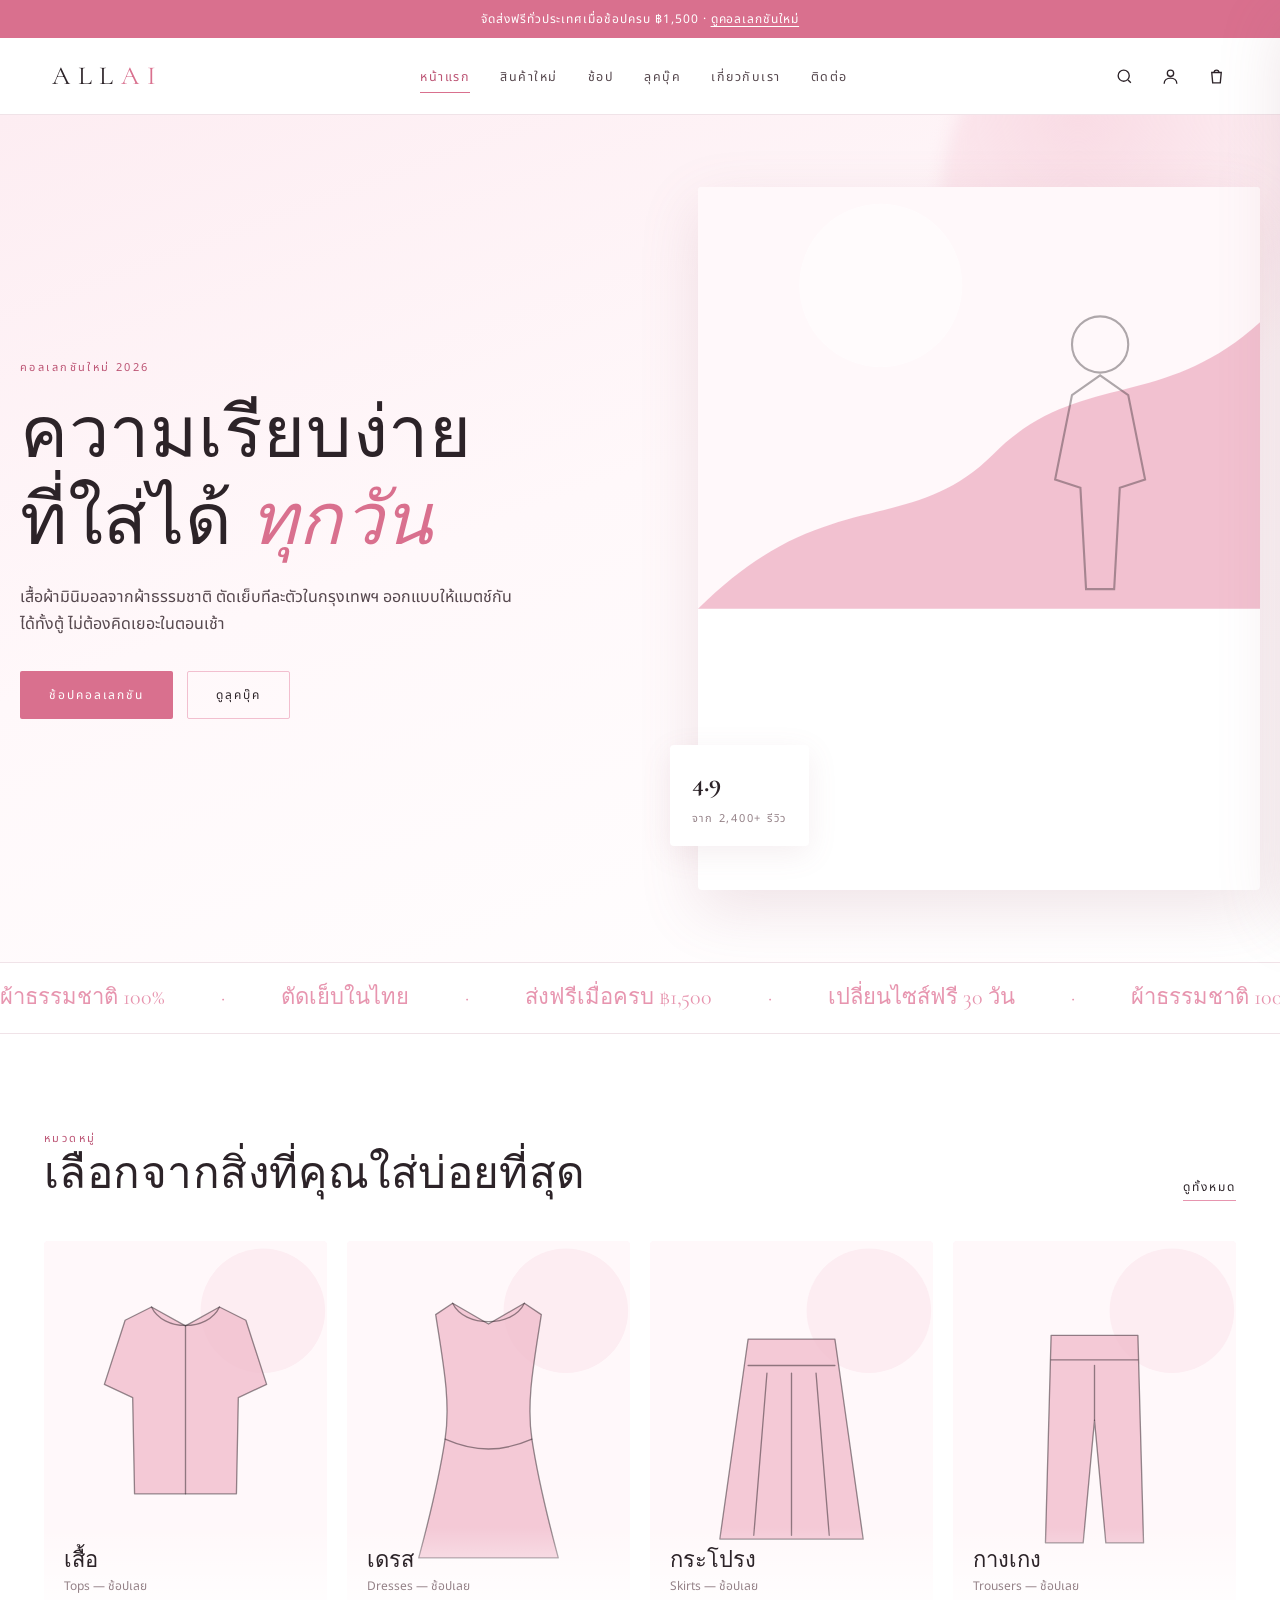
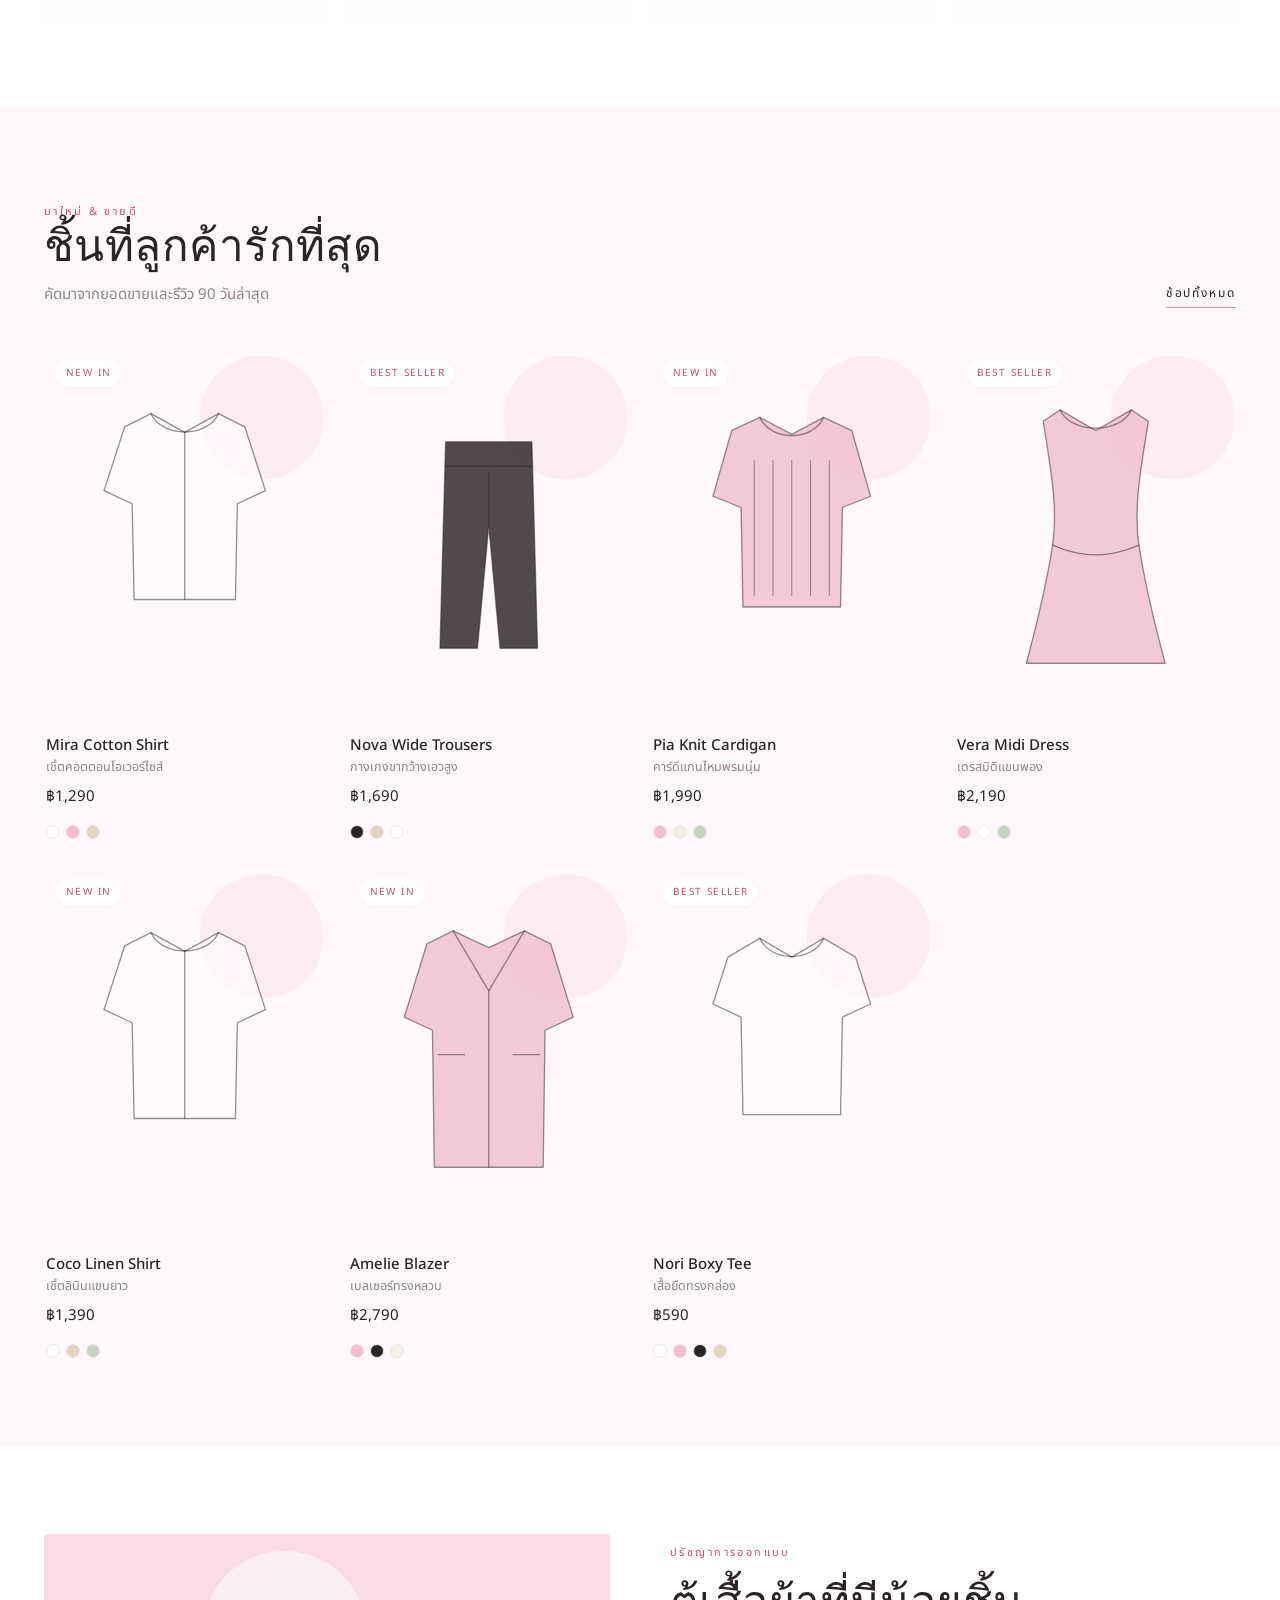
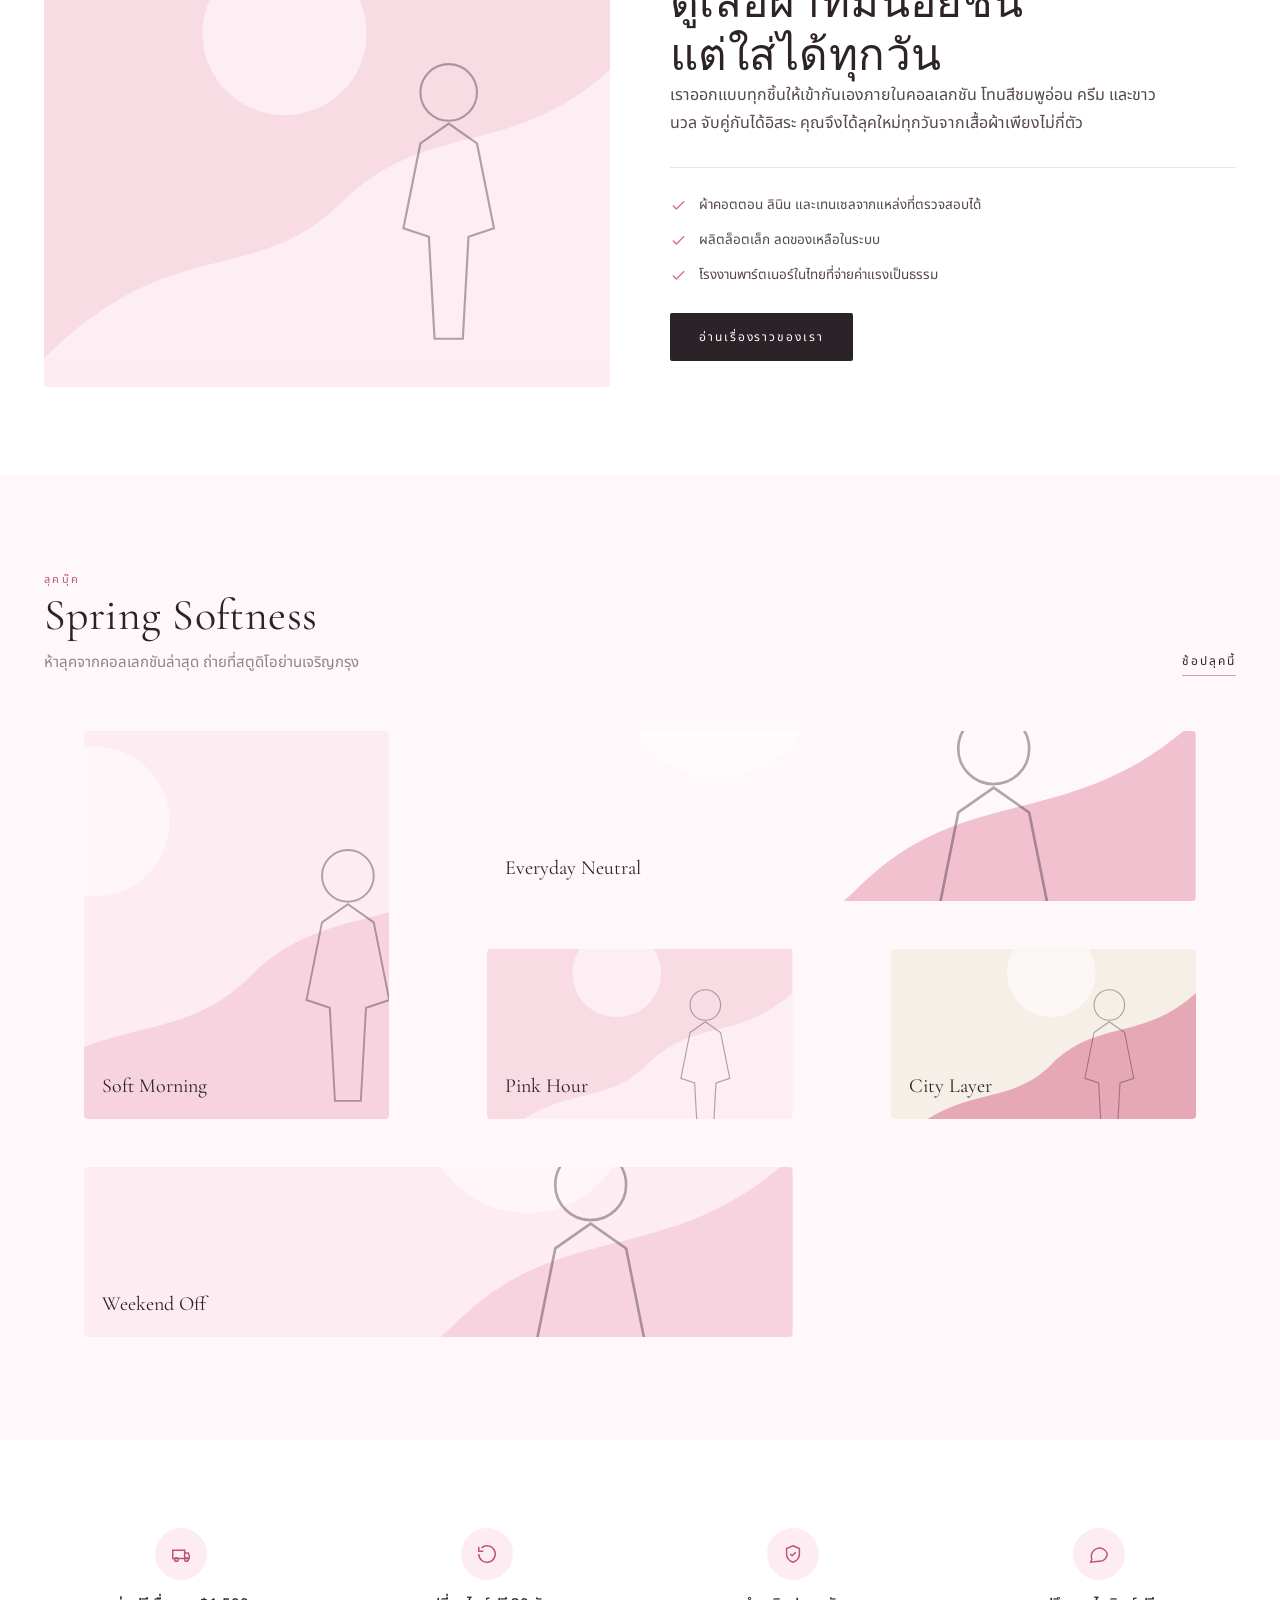
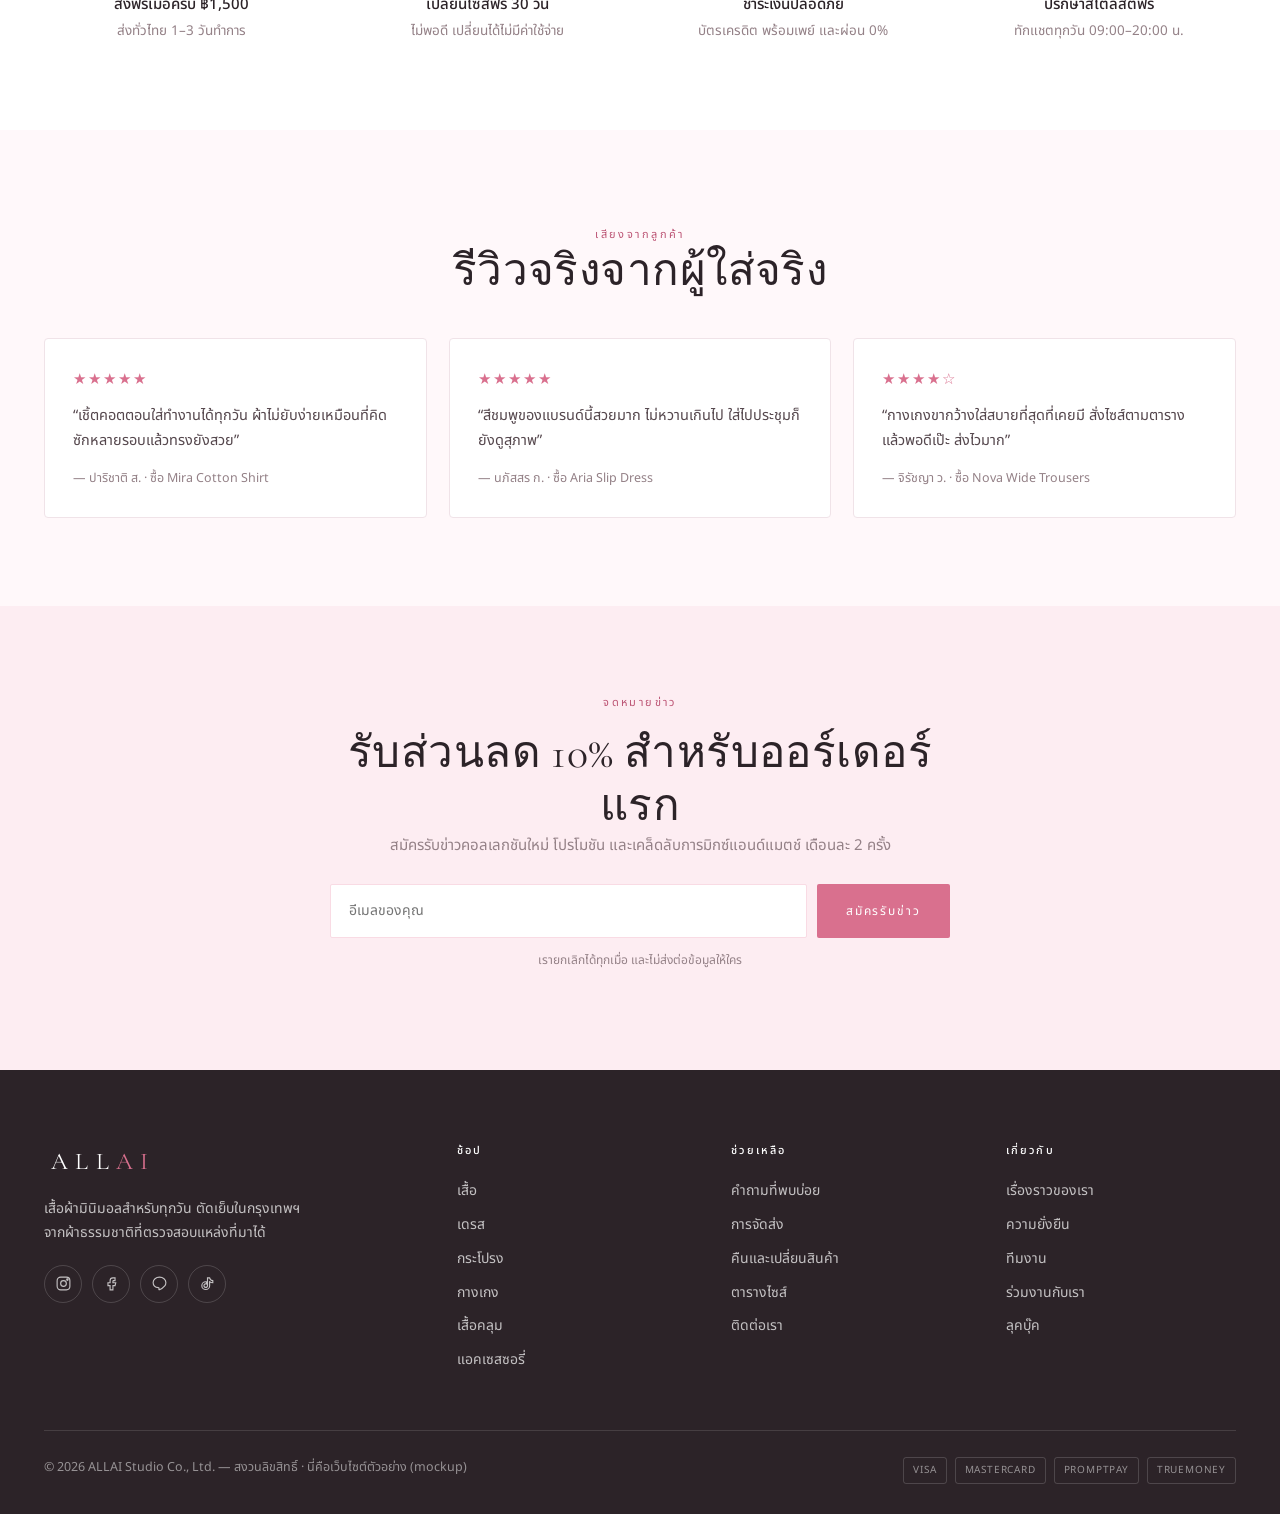
<file: index.html>
<!DOCTYPE html>
<html lang="th">
<head>
<meta charset="utf-8">
<meta name="viewport" content="width=device-width, initial-scale=1">
<title>ALLAI — Minimal Wardrobe | ร้านเสื้อผ้ามินิมอล</title>
<meta name="description" content="ALLAI ร้านเสื้อผ้าผู้หญิงแนวมินิมอล เสื้อผ้าเบสิกคุณภาพดี ตัดเย็บประณีต สีชมพูอ่อนและโทนนู้ด จัดส่งฟรีเมื่อช้อปครบ ฿1,500">
<meta property="og:title" content="ALLAI — Minimal Wardrobe">
<meta property="og:description" content="เสื้อผ้ามินิมอลที่ใส่ได้ทุกวัน ตัดเย็บประณีตจากผ้าธรรมชาติ">
<meta name="theme-color" content="#D9708E">
<link rel="icon" href="data:image/svg+xml,<svg xmlns='http://www.w3.org/2000/svg' viewBox='0 0 100 100'><rect width='100' height='100' rx='20' fill='%23D9708E'/><text x='50' y='68' font-size='54' font-family='Georgia' fill='white' text-anchor='middle'>A</text></svg>">
<link rel="preconnect" href="https://fonts.googleapis.com">
<link rel="preconnect" href="https://fonts.gstatic.com" crossorigin>
<link href="https://fonts.googleapis.com/css2?family=Cormorant+Garamond:ital,wght@0,300;0,400;0,500;1,400&family=Noto+Sans+Thai:wght@300;400;500;600&display=swap" rel="stylesheet">
<link rel="stylesheet" href="assets/css/style.css">
</head>
<body>

<!-- ================================================== announcement -->
<div class="announce">จัดส่งฟรีทั่วประเทศเมื่อช้อปครบ ฿1,500 · <a href="shop.html">ดูคอลเลกชันใหม่</a></div>

<!-- ================================================== header -->
<header class="header">
  <div class="container header__inner">
    <a class="brand" href="index.html">ALL<span>AI</span></a>

    <nav class="nav" aria-label="เมนูหลัก">
      <div class="nav__item"><a class="nav__link" href="index.html">หน้าแรก</a></div>
      <div class="nav__item"><a class="nav__link" href="shop.html?cat=">สินค้าใหม่</a></div>
      <div class="nav__item nav__item--has-menu">
        <a class="nav__link" href="shop.html">ช้อป</a>
        <div class="dropdown">
          <a href="shop.html?cat=tops">เสื้อ <small>Tops</small></a>
          <a href="shop.html?cat=dresses">เดรส <small>Dresses</small></a>
          <a href="shop.html?cat=skirts">กระโปรง <small>Skirts</small></a>
          <a href="shop.html?cat=pants">กางเกง <small>Trousers</small></a>
          <a href="shop.html?cat=outer">เสื้อคลุม <small>Outerwear</small></a>
          <a href="shop.html?cat=knit">ไหมพรม <small>Knitwear</small></a>
          <a href="shop.html?cat=acc">แอคเซสซอรี่ <small>Accessories</small></a>
        </div>
      </div>
      <div class="nav__item"><a class="nav__link" href="index.html#lookbook">ลุคบุ๊ค</a></div>
      <div class="nav__item"><a class="nav__link" href="about.html">เกี่ยวกับเรา</a></div>
      <div class="nav__item"><a class="nav__link" href="contact.html">ติดต่อ</a></div>
    </nav>

    <div class="actions">
      <button class="icon-btn" data-search aria-label="ค้นหา">
        <svg width="19" height="19" viewBox="0 0 24 24" fill="none" stroke="currentColor" stroke-width="1.7"><circle cx="11" cy="11" r="7"/><path d="M20 20l-3.5-3.5"/></svg>
      </button>
      <a class="icon-btn" href="contact.html" aria-label="บัญชีของฉัน">
        <svg width="19" height="19" viewBox="0 0 24 24" fill="none" stroke="currentColor" stroke-width="1.7"><circle cx="12" cy="8" r="4"/><path d="M4 21c0-4.4 3.6-7 8-7s8 2.6 8 7"/></svg>
      </a>
      <a class="icon-btn" href="cart.html" aria-label="ตะกร้าสินค้า">
        <svg width="19" height="19" viewBox="0 0 24 24" fill="none" stroke="currentColor" stroke-width="1.7"><path d="M6 7h12l-1.2 13H7.2L6 7z"/><path d="M9 7a3 3 0 0 1 6 0"/></svg>
        <span class="cart-count">0</span>
      </a>
      <button class="icon-btn burger" id="burger" aria-label="เปิดเมนู">
        <svg width="20" height="20" viewBox="0 0 24 24" fill="none" stroke="currentColor" stroke-width="1.7"><path d="M4 7h16M4 12h16M4 17h16"/></svg>
      </button>
    </div>
  </div>
</header>

<!-- ================================================== mobile drawer -->
<div class="overlay" id="overlay"></div>
<aside class="drawer" id="drawer" aria-label="เมนูมือถือ">
  <div class="drawer__head">
    <span class="brand">ALL<span>AI</span></span>
    <button class="icon-btn" id="drawer-close" aria-label="ปิดเมนู">
      <svg width="20" height="20" viewBox="0 0 24 24" fill="none" stroke="currentColor" stroke-width="1.7"><path d="M6 6l12 12M18 6L6 18"/></svg>
    </button>
  </div>
  <nav>
    <a href="index.html">หน้าแรก</a>
    <a href="shop.html">ช้อปทั้งหมด</a>
    <a class="sub" href="shop.html?cat=tops">เสื้อ</a>
    <a class="sub" href="shop.html?cat=dresses">เดรส</a>
    <a class="sub" href="shop.html?cat=skirts">กระโปรง</a>
    <a class="sub" href="shop.html?cat=pants">กางเกง</a>
    <a class="sub" href="shop.html?cat=outer">เสื้อคลุม</a>
    <a class="sub" href="shop.html?cat=knit">ไหมพรม</a>
    <a class="sub" href="shop.html?cat=acc">แอคเซสซอรี่</a>
    <a href="index.html#lookbook">ลุคบุ๊ค</a>
    <a href="about.html">เกี่ยวกับเรา</a>
    <a href="contact.html">ติดต่อเรา</a>
    <a href="cart.html">ตะกร้าสินค้า</a>
  </nav>
</aside>

<main>

<!-- ================================================== hero -->
<section class="hero">
  <span class="hero__blob" aria-hidden="true"></span>
  <div class="container hero__inner">
    <div>
      <p class="eyebrow">คอลเลกชันใหม่ 2026</p>
      <h1 class="display h1 hero__title">ความเรียบง่าย<br>ที่ใส่ได้<em> ทุกวัน</em></h1>
      <p class="lede">เสื้อผ้ามินิมอลจากผ้าธรรมชาติ ตัดเย็บทีละตัวในกรุงเทพฯ
        ออกแบบให้แมตช์กันได้ทั้งตู้ ไม่ต้องคิดเยอะในตอนเช้า</p>
      <div class="hero__cta">
        <a class="btn btn--primary" href="shop.html">ช้อปคอลเลกชัน</a>
        <a class="btn btn--ghost" href="#lookbook">ดูลุคบุ๊ค</a>
      </div>
    </div>
    <div style="position:relative">
      <div class="hero__art" id="hero-art"></div>
      <div class="hero__badge">
        <strong>4.9</strong>
        <span>จาก 2,400+ รีวิว</span>
      </div>
    </div>
  </div>
</section>

<!-- ================================================== marquee -->
<div class="marquee" aria-hidden="true">
  <div class="marquee__track">
    <span>ผ้าธรรมชาติ 100%</span><span>·</span><span>ตัดเย็บในไทย</span><span>·</span>
    <span>ส่งฟรีเมื่อครบ ฿1,500</span><span>·</span><span>เปลี่ยนไซส์ฟรี 30 วัน</span><span>·</span>
    <span>ผ้าธรรมชาติ 100%</span><span>·</span><span>ตัดเย็บในไทย</span><span>·</span>
    <span>ส่งฟรีเมื่อครบ ฿1,500</span><span>·</span><span>เปลี่ยนไซส์ฟรี 30 วัน</span><span>·</span>
  </div>
</div>

<!-- ================================================== categories -->
<section class="section">
  <div class="container">
    <div class="section-head reveal">
      <div>
        <p class="eyebrow">หมวดหมู่</p>
        <h2 class="display h2">เลือกจากสิ่งที่คุณใส่บ่อยที่สุด</h2>
      </div>
      <a class="link-underline" href="shop.html">ดูทั้งหมด</a>
    </div>
    <div class="cat-grid" id="cat-grid"></div>
  </div>
</section>

<!-- ================================================== featured -->
<section class="section section--blush">
  <div class="container">
    <div class="section-head reveal">
      <div>
        <p class="eyebrow">มาใหม่ &amp; ขายดี</p>
        <h2 class="display h2">ชิ้นที่ลูกค้ารักที่สุด</h2>
        <p class="muted">คัดมาจากยอดขายและรีวิว 90 วันล่าสุด</p>
      </div>
      <a class="link-underline" href="shop.html">ช้อปทั้งหมด</a>
    </div>
    <div class="product-grid" id="grid-featured"></div>
  </div>
</section>

<!-- ================================================== split banner -->
<section class="section">
  <div class="container split">
    <div class="split__art" id="split-art"></div>
    <div class="reveal">
      <p class="eyebrow">ปรัชญาการออกแบบ</p>
      <h2 class="display h2">ตู้เสื้อผ้าที่มีน้อยชิ้น<br>แต่ใส่ได้ทุกวัน</h2>
      <p class="lede">เราออกแบบทุกชิ้นให้เข้ากันเองภายในคอลเลกชัน โทนสีชมพูอ่อน ครีม และขาวนวล
        จับคู่กันได้อิสระ คุณจึงได้ลุคใหม่ทุกวันจากเสื้อผ้าเพียงไม่กี่ตัว</p>
      <ul class="usp">
        <li><svg width="17" height="17" viewBox="0 0 24 24" fill="none" stroke="currentColor" stroke-width="2"><polyline points="20 6 9 17 4 12"/></svg> ผ้าคอตตอน ลินิน และเทนเซลจากแหล่งที่ตรวจสอบได้</li>
        <li><svg width="17" height="17" viewBox="0 0 24 24" fill="none" stroke="currentColor" stroke-width="2"><polyline points="20 6 9 17 4 12"/></svg> ผลิตล็อตเล็ก ลดของเหลือในระบบ</li>
        <li><svg width="17" height="17" viewBox="0 0 24 24" fill="none" stroke="currentColor" stroke-width="2"><polyline points="20 6 9 17 4 12"/></svg> โรงงานพาร์ตเนอร์ในไทยที่จ่ายค่าแรงเป็นธรรม</li>
      </ul>
      <p style="margin-top:26px"><a class="btn btn--dark" href="about.html">อ่านเรื่องราวของเรา</a></p>
    </div>
  </div>
</section>

<!-- ================================================== lookbook -->
<section class="section section--blush" id="lookbook">
  <div class="container">
    <div class="section-head reveal">
      <div>
        <p class="eyebrow">ลุคบุ๊ค</p>
        <h2 class="display h2">Spring Softness</h2>
        <p class="muted">ห้าลุคจากคอลเลกชันล่าสุด ถ่ายที่สตูดิโอย่านเจริญกรุง</p>
      </div>
      <a class="link-underline" href="shop.html">ช้อปลุคนี้</a>
    </div>
    <div class="look-grid" id="look-grid"></div>
  </div>
</section>

<!-- ================================================== values -->
<section class="section">
  <div class="container">
    <div class="values">
      <div class="value reveal">
        <div class="value__ico"><svg width="22" height="22" viewBox="0 0 24 24" fill="none" stroke="currentColor" stroke-width="1.6"><path d="M3 8h13v9H3zM16 11h4l1 3v3h-5z"/><circle cx="7" cy="18" r="2"/><circle cx="18" cy="18" r="2"/></svg></div>
        <h4>ส่งฟรีเมื่อครบ ฿1,500</h4>
        <p>ส่งทั่วไทย 1–3 วันทำการ</p>
      </div>
      <div class="value reveal">
        <div class="value__ico"><svg width="22" height="22" viewBox="0 0 24 24" fill="none" stroke="currentColor" stroke-width="1.6"><path d="M3 12a9 9 0 1 0 3-6.7"/><path d="M3 4v5h5"/></svg></div>
        <h4>เปลี่ยนไซส์ฟรี 30 วัน</h4>
        <p>ไม่พอดี เปลี่ยนได้ไม่มีค่าใช้จ่าย</p>
      </div>
      <div class="value reveal">
        <div class="value__ico"><svg width="22" height="22" viewBox="0 0 24 24" fill="none" stroke="currentColor" stroke-width="1.6"><path d="M12 3l7 3v6c0 4.2-2.9 7.5-7 9-4.1-1.5-7-4.8-7-9V6z"/><polyline points="9 12 11 14 15 10"/></svg></div>
        <h4>ชำระเงินปลอดภัย</h4>
        <p>บัตรเครดิต พร้อมเพย์ และผ่อน 0%</p>
      </div>
      <div class="value reveal">
        <div class="value__ico"><svg width="22" height="22" viewBox="0 0 24 24" fill="none" stroke="currentColor" stroke-width="1.6"><path d="M21 11.5a8.4 8.4 0 0 1-9 8.4L3 21l1.1-3.3A8.4 8.4 0 1 1 21 11.5z"/></svg></div>
        <h4>ปรึกษาสไตลิสต์ฟรี</h4>
        <p>ทักแชตทุกวัน 09:00–20:00 น.</p>
      </div>
    </div>
  </div>
</section>

<!-- ================================================== testimonials -->
<section class="section section--blush">
  <div class="container">
    <div class="section-head reveal" style="justify-content:center;text-align:center">
      <div>
        <p class="eyebrow">เสียงจากลูกค้า</p>
        <h2 class="display h2">รีวิวจริงจากผู้ใส่จริง</h2>
      </div>
    </div>
    <div class="quotes">
      <article class="quote reveal">
        <div class="stars">★★★★★</div>
        <p>“เชิ้ตคอตตอนใส่ทำงานได้ทุกวัน ผ้าไม่ยับง่ายเหมือนที่คิด ซักหลายรอบแล้วทรงยังสวย”</p>
        <footer>— ปาริชาติ ส. · ซื้อ Mira Cotton Shirt</footer>
      </article>
      <article class="quote reveal">
        <div class="stars">★★★★★</div>
        <p>“สีชมพูของแบรนด์นี้สวยมาก ไม่หวานเกินไป ใส่ไปประชุมก็ยังดูสุภาพ”</p>
        <footer>— นภัสสร ก. · ซื้อ Aria Slip Dress</footer>
      </article>
      <article class="quote reveal">
        <div class="stars">★★★★☆</div>
        <p>“กางเกงขากว้างใส่สบายที่สุดที่เคยมี สั่งไซส์ตามตารางแล้วพอดีเป๊ะ ส่งไวมาก”</p>
        <footer>— จิรัชญา ว. · ซื้อ Nova Wide Trousers</footer>
      </article>
    </div>
  </div>
</section>

<!-- ================================================== newsletter -->
<section class="section newsletter">
  <div class="container">
    <div class="newsletter__box reveal">
      <p class="eyebrow">จดหมายข่าว</p>
      <h2 class="display h2">รับส่วนลด 10% สำหรับออร์เดอร์แรก</h2>
      <p class="muted">สมัครรับข่าวคอลเลกชันใหม่ โปรโมชัน และเคล็ดลับการมิกซ์แอนด์แมตช์ เดือนละ 2 ครั้ง</p>
      <form class="subscribe" data-mock="ขอบคุณ! เราส่งโค้ดส่วนลดไปที่อีเมลของคุณแล้ว">
        <label class="sr-only" for="nl-email">อีเมล</label>
        <input id="nl-email" type="email" placeholder="อีเมลของคุณ" required>
        <button class="btn btn--primary" type="submit">สมัครรับข่าว</button>
      </form>
      <p class="form-note">เรายกเลิกได้ทุกเมื่อ และไม่ส่งต่อข้อมูลให้ใคร</p>
    </div>
  </div>
</section>

</main>

<!-- ================================================== footer -->
<footer class="footer">
  <div class="container">
    <div class="footer__grid">
      <div>
        <a class="brand" href="index.html">ALL<span>AI</span></a>
        <p style="margin-top:14px">เสื้อผ้ามินิมอลสำหรับทุกวัน ตัดเย็บในกรุงเทพฯ
          จากผ้าธรรมชาติที่ตรวจสอบแหล่งที่มาได้</p>
        <div class="socials">
          <a href="#" aria-label="Instagram"><svg width="17" height="17" viewBox="0 0 24 24" fill="none" stroke="currentColor" stroke-width="1.6"><rect x="3" y="3" width="18" height="18" rx="5"/><circle cx="12" cy="12" r="4"/><circle cx="17.5" cy="6.5" r="1"/></svg></a>
          <a href="#" aria-label="Facebook"><svg width="17" height="17" viewBox="0 0 24 24" fill="none" stroke="currentColor" stroke-width="1.6"><path d="M14 8h3V4h-3a4 4 0 0 0-4 4v3H7v4h3v6h4v-6h3l1-4h-4V9a1 1 0 0 1 1-1z"/></svg></a>
          <a href="#" aria-label="LINE"><svg width="17" height="17" viewBox="0 0 24 24" fill="none" stroke="currentColor" stroke-width="1.6"><path d="M21 10.5c0-4.1-4-7.5-9-7.5s-9 3.4-9 7.5c0 3.7 3.2 6.8 7.5 7.4.3.1.7.2.8.5.1.3.1.7 0 1l-.1.8c0 .2-.2.9.8.5s5.4-3.2 7.4-5.5c1.3-1.4 1.6-2.9 1.6-4.7z"/></svg></a>
          <a href="#" aria-label="TikTok"><svg width="17" height="17" viewBox="0 0 24 24" fill="none" stroke="currentColor" stroke-width="1.6"><path d="M15 4c.5 2.4 2 3.8 4.5 4v3c-1.7 0-3.3-.5-4.5-1.4V15a5.5 5.5 0 1 1-5.5-5.5c.3 0 .7 0 1 .1v3.1a2.5 2.5 0 1 0 1.5 2.3V4z"/></svg></a>
        </div>
      </div>
      <div>
        <h5>ช้อป</h5>
        <ul>
          <li><a href="shop.html?cat=tops">เสื้อ</a></li>
          <li><a href="shop.html?cat=dresses">เดรส</a></li>
          <li><a href="shop.html?cat=skirts">กระโปรง</a></li>
          <li><a href="shop.html?cat=pants">กางเกง</a></li>
          <li><a href="shop.html?cat=outer">เสื้อคลุม</a></li>
          <li><a href="shop.html?cat=acc">แอคเซสซอรี่</a></li>
        </ul>
      </div>
      <div>
        <h5>ช่วยเหลือ</h5>
        <ul>
          <li><a href="contact.html#faq">คำถามที่พบบ่อย</a></li>
          <li><a href="contact.html#faq">การจัดส่ง</a></li>
          <li><a href="contact.html#faq">คืนและเปลี่ยนสินค้า</a></li>
          <li><a href="contact.html#faq">ตารางไซส์</a></li>
          <li><a href="contact.html">ติดต่อเรา</a></li>
        </ul>
      </div>
      <div>
        <h5>เกี่ยวกับ</h5>
        <ul>
          <li><a href="about.html">เรื่องราวของเรา</a></li>
          <li><a href="about.html#sustain">ความยั่งยืน</a></li>
          <li><a href="about.html#team">ทีมงาน</a></li>
          <li><a href="contact.html">ร่วมงานกับเรา</a></li>
          <li><a href="index.html#lookbook">ลุคบุ๊ค</a></li>
        </ul>
      </div>
    </div>
    <div class="footer__bottom">
      <span>© <span id="year">2026</span> ALLAI Studio Co., Ltd. — สงวนลิขสิทธิ์ · นี่คือเว็บไซต์ตัวอย่าง (mockup)</span>
      <div class="pay"><span>VISA</span><span>MASTERCARD</span><span>PROMPTPAY</span><span>TRUEMONEY</span></div>
    </div>
  </div>
</footer>

<script src="assets/js/data.js"></script>
<script src="assets/js/main.js"></script>
</body>
</html>
</file>
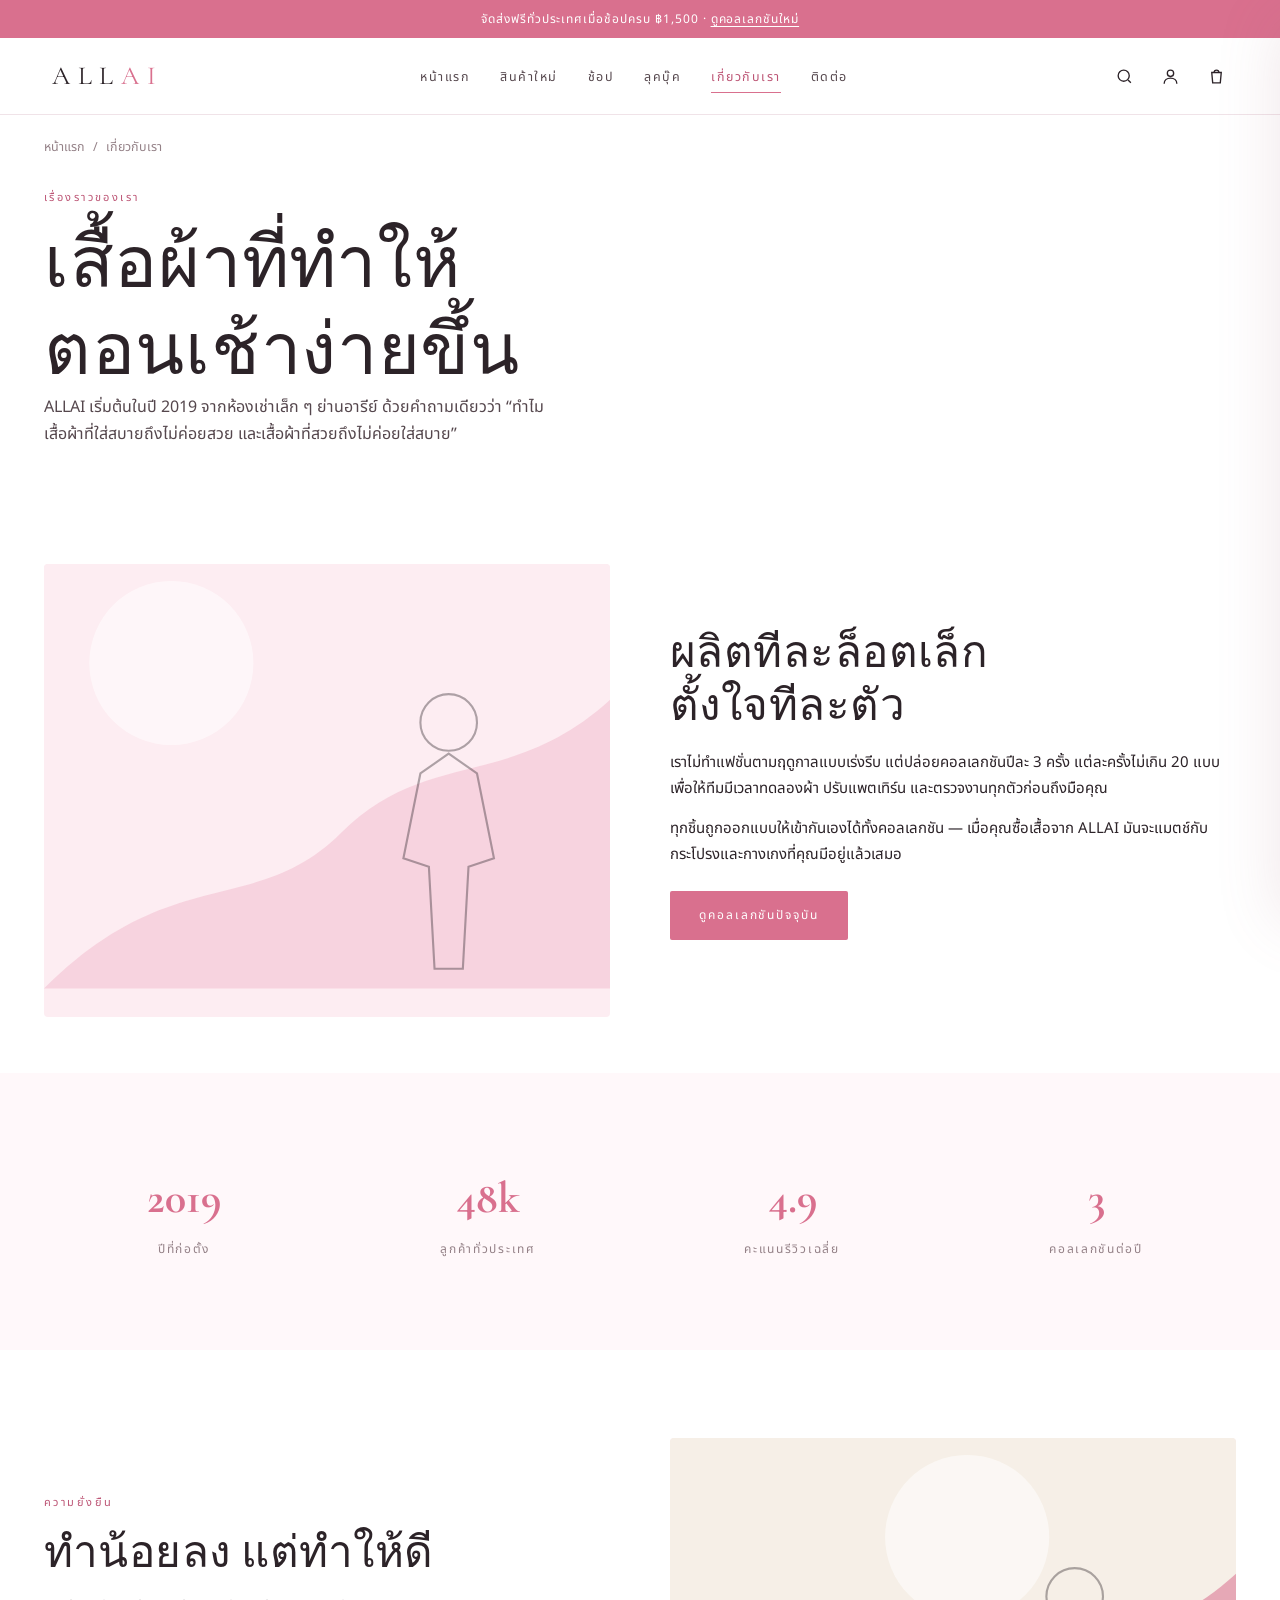
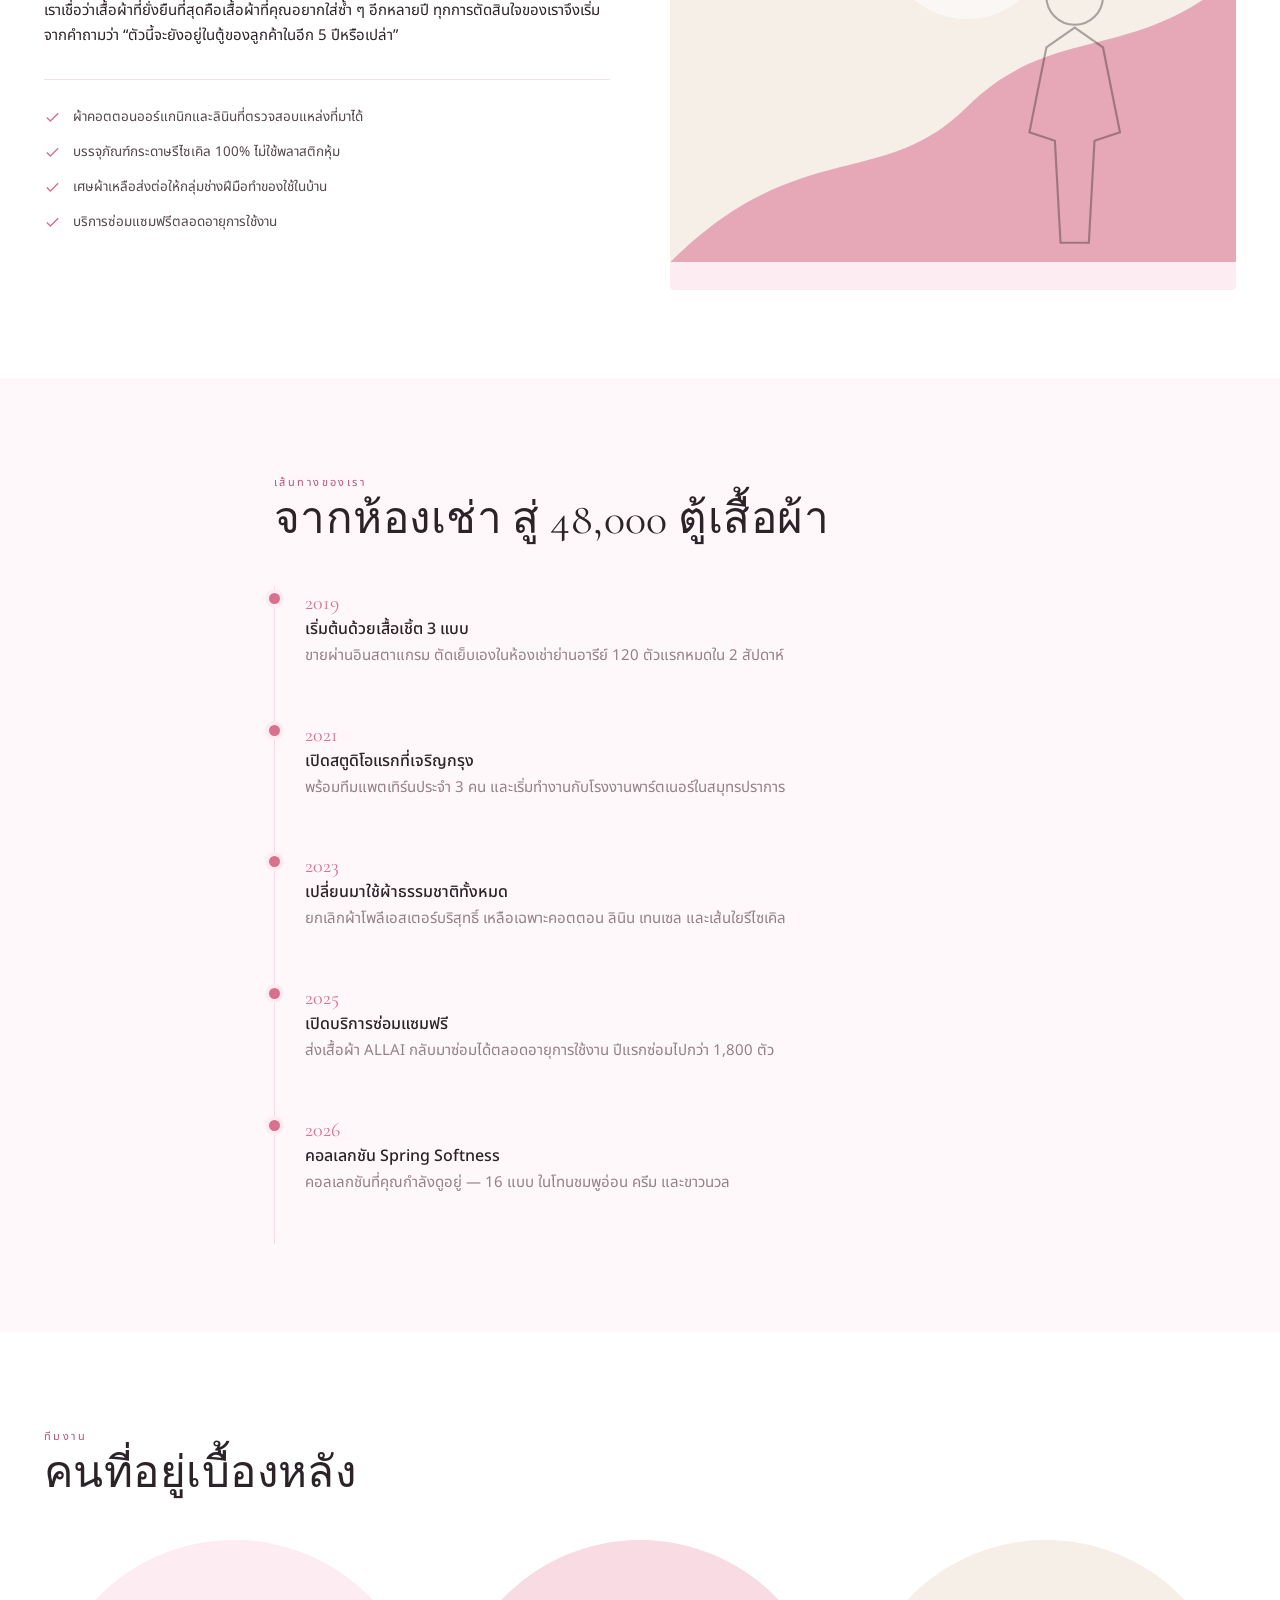
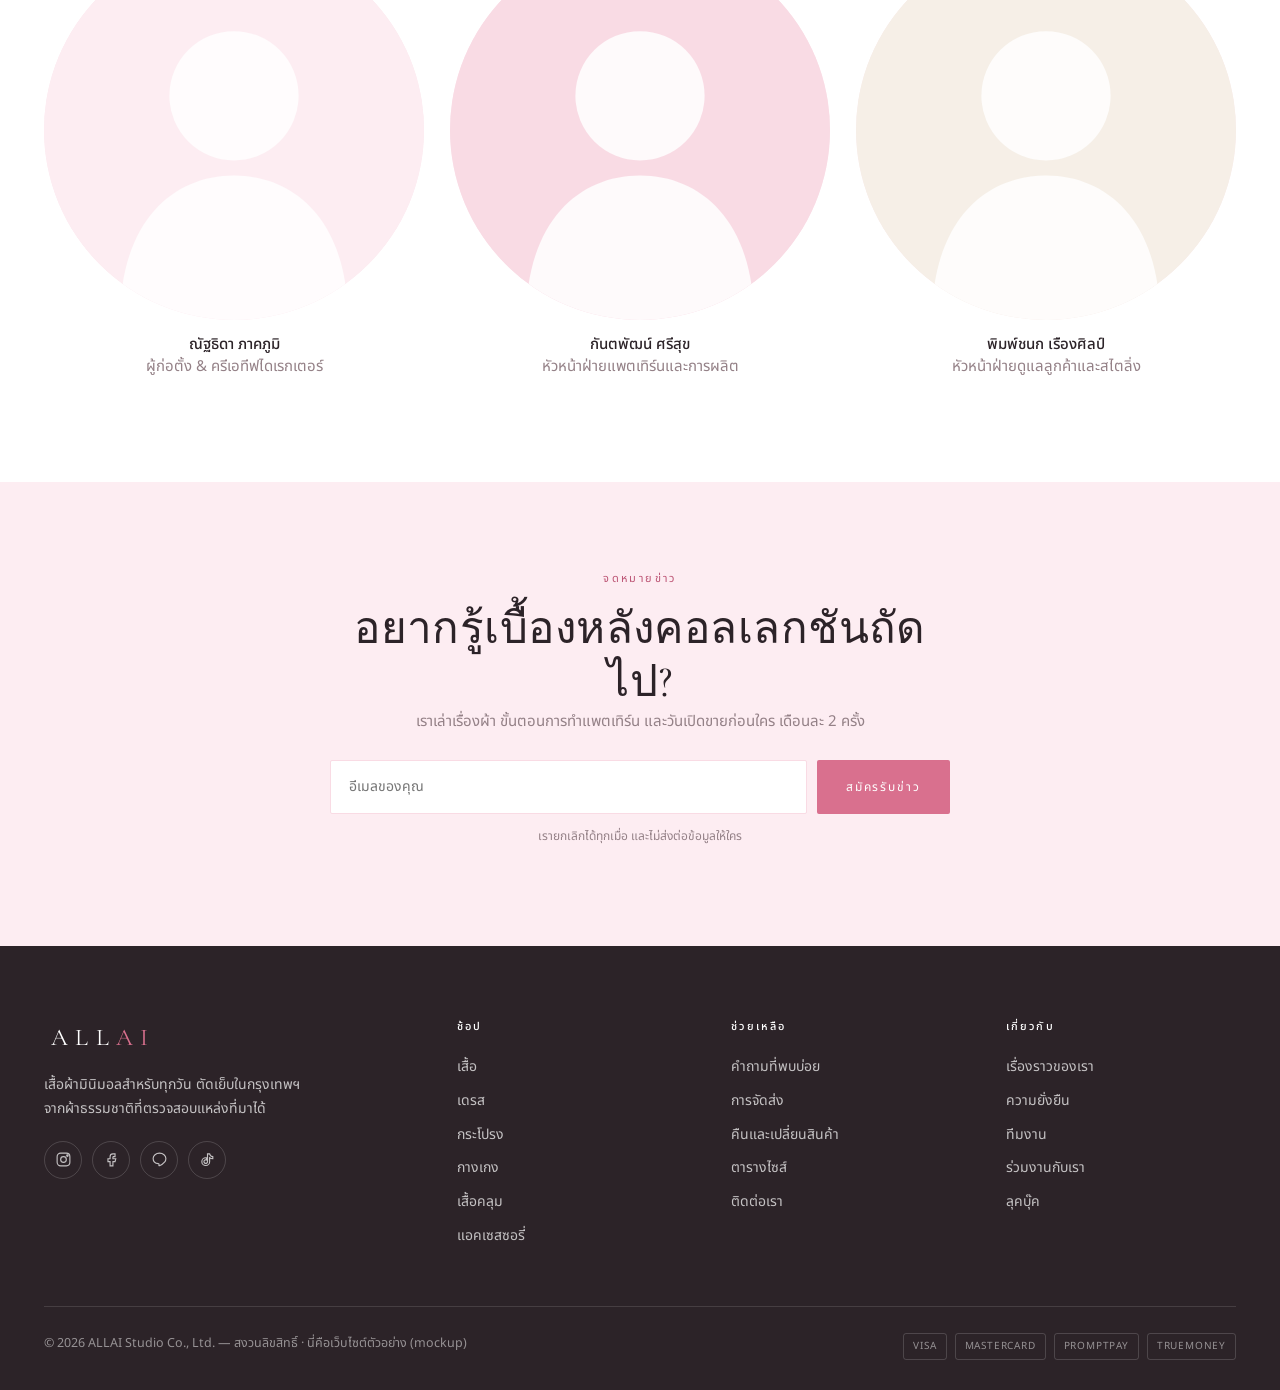
<file: about.html>
<!DOCTYPE html>
<html lang="th">
<head>
<meta charset="utf-8">
<meta name="viewport" content="width=device-width, initial-scale=1">
<title>เกี่ยวกับเรา — ALLAI</title>
<meta name="description" content="เรื่องราวของ ALLAI สตูดิโอเสื้อผ้ามินิมอลจากกรุงเทพฯ ที่ผลิตล็อตเล็ก ใช้ผ้าธรรมชาติ และทำงานกับโรงงานที่จ่ายค่าแรงเป็นธรรม">
<meta name="theme-color" content="#D9708E">
<link rel="icon" href="data:image/svg+xml,<svg xmlns='http://www.w3.org/2000/svg' viewBox='0 0 100 100'><rect width='100' height='100' rx='20' fill='%23D9708E'/><text x='50' y='68' font-size='54' font-family='Georgia' fill='white' text-anchor='middle'>A</text></svg>">
<link rel="preconnect" href="https://fonts.googleapis.com">
<link rel="preconnect" href="https://fonts.gstatic.com" crossorigin>
<link href="https://fonts.googleapis.com/css2?family=Cormorant+Garamond:ital,wght@0,300;0,400;0,500;1,400&family=Noto+Sans+Thai:wght@300;400;500;600&display=swap" rel="stylesheet">
<link rel="stylesheet" href="assets/css/style.css">
</head>
<body>

<div class="announce">จัดส่งฟรีทั่วประเทศเมื่อช้อปครบ ฿1,500 · <a href="shop.html">ดูคอลเลกชันใหม่</a></div>

<header class="header">
  <div class="container header__inner">
    <a class="brand" href="index.html">ALL<span>AI</span></a>
    <nav class="nav" aria-label="เมนูหลัก">
      <div class="nav__item"><a class="nav__link" href="index.html">หน้าแรก</a></div>
      <div class="nav__item"><a class="nav__link" href="shop.html?cat=">สินค้าใหม่</a></div>
      <div class="nav__item nav__item--has-menu">
        <a class="nav__link" href="shop.html">ช้อป</a>
        <div class="dropdown">
          <a href="shop.html?cat=tops">เสื้อ <small>Tops</small></a>
          <a href="shop.html?cat=dresses">เดรส <small>Dresses</small></a>
          <a href="shop.html?cat=skirts">กระโปรง <small>Skirts</small></a>
          <a href="shop.html?cat=pants">กางเกง <small>Trousers</small></a>
          <a href="shop.html?cat=outer">เสื้อคลุม <small>Outerwear</small></a>
          <a href="shop.html?cat=knit">ไหมพรม <small>Knitwear</small></a>
          <a href="shop.html?cat=acc">แอคเซสซอรี่ <small>Accessories</small></a>
        </div>
      </div>
      <div class="nav__item"><a class="nav__link" href="index.html#lookbook">ลุคบุ๊ค</a></div>
      <div class="nav__item"><a class="nav__link is-active" href="about.html">เกี่ยวกับเรา</a></div>
      <div class="nav__item"><a class="nav__link" href="contact.html">ติดต่อ</a></div>
    </nav>
    <div class="actions">
      <button class="icon-btn" data-search aria-label="ค้นหา">
        <svg width="19" height="19" viewBox="0 0 24 24" fill="none" stroke="currentColor" stroke-width="1.7"><circle cx="11" cy="11" r="7"/><path d="M20 20l-3.5-3.5"/></svg>
      </button>
      <a class="icon-btn" href="contact.html" aria-label="บัญชีของฉัน">
        <svg width="19" height="19" viewBox="0 0 24 24" fill="none" stroke="currentColor" stroke-width="1.7"><circle cx="12" cy="8" r="4"/><path d="M4 21c0-4.4 3.6-7 8-7s8 2.6 8 7"/></svg>
      </a>
      <a class="icon-btn" href="cart.html" aria-label="ตะกร้าสินค้า">
        <svg width="19" height="19" viewBox="0 0 24 24" fill="none" stroke="currentColor" stroke-width="1.7"><path d="M6 7h12l-1.2 13H7.2L6 7z"/><path d="M9 7a3 3 0 0 1 6 0"/></svg>
        <span class="cart-count">0</span>
      </a>
      <button class="icon-btn burger" id="burger" aria-label="เปิดเมนู">
        <svg width="20" height="20" viewBox="0 0 24 24" fill="none" stroke="currentColor" stroke-width="1.7"><path d="M4 7h16M4 12h16M4 17h16"/></svg>
      </button>
    </div>
  </div>
</header>

<div class="overlay" id="overlay"></div>
<aside class="drawer" id="drawer" aria-label="เมนูมือถือ">
  <div class="drawer__head">
    <span class="brand">ALL<span>AI</span></span>
    <button class="icon-btn" id="drawer-close" aria-label="ปิดเมนู">
      <svg width="20" height="20" viewBox="0 0 24 24" fill="none" stroke="currentColor" stroke-width="1.7"><path d="M6 6l12 12M18 6L6 18"/></svg>
    </button>
  </div>
  <nav>
    <a href="index.html">หน้าแรก</a>
    <a href="shop.html">ช้อปทั้งหมด</a>
    <a class="sub" href="shop.html?cat=tops">เสื้อ</a>
    <a class="sub" href="shop.html?cat=dresses">เดรส</a>
    <a class="sub" href="shop.html?cat=skirts">กระโปรง</a>
    <a class="sub" href="shop.html?cat=pants">กางเกง</a>
    <a class="sub" href="shop.html?cat=outer">เสื้อคลุม</a>
    <a class="sub" href="shop.html?cat=knit">ไหมพรม</a>
    <a class="sub" href="shop.html?cat=acc">แอคเซสซอรี่</a>
    <a href="index.html#lookbook">ลุคบุ๊ค</a>
    <a href="about.html">เกี่ยวกับเรา</a>
    <a href="contact.html">ติดต่อเรา</a>
    <a href="cart.html">ตะกร้าสินค้า</a>
  </nav>
</aside>

<main>
  <div class="container">
    <nav class="crumbs" aria-label="เส้นทาง">
      <a href="index.html">หน้าแรก</a> <span>/</span> <span class="muted">เกี่ยวกับเรา</span>
    </nav>
    <header class="page-head" style="max-width:760px">
      <p class="eyebrow">เรื่องราวของเรา</p>
      <h1 class="display h1">เสื้อผ้าที่ทำให้<br>ตอนเช้าง่ายขึ้น</h1>
      <p class="lede">ALLAI เริ่มต้นในปี 2019 จากห้องเช่าเล็ก ๆ ย่านอารีย์
        ด้วยคำถามเดียวว่า “ทำไมเสื้อผ้าที่ใส่สบายถึงไม่ค่อยสวย และเสื้อผ้าที่สวยถึงไม่ค่อยใส่สบาย”</p>
    </header>
  </div>

  <!-- story -->
  <section class="section--tight">
    <div class="container split">
      <div class="split__art" id="about-art"></div>
      <div class="reveal">
        <h2 class="display h2" style="margin-bottom:18px">ผลิตทีละล็อตเล็ก<br>ตั้งใจทีละตัว</h2>
        <p>เราไม่ทำแฟชั่นตามฤดูกาลแบบเร่งรีบ แต่ปล่อยคอลเลกชันปีละ 3 ครั้ง
          แต่ละครั้งไม่เกิน 20 แบบ เพื่อให้ทีมมีเวลาทดลองผ้า ปรับแพตเทิร์น
          และตรวจงานทุกตัวก่อนถึงมือคุณ</p>
        <p>ทุกชิ้นถูกออกแบบให้เข้ากันเองได้ทั้งคอลเลกชัน — เมื่อคุณซื้อเสื้อจาก ALLAI
          มันจะแมตช์กับกระโปรงและกางเกงที่คุณมีอยู่แล้วเสมอ</p>
        <p style="margin-top:24px"><a class="btn btn--primary" href="shop.html">ดูคอลเลกชันปัจจุบัน</a></p>
      </div>
    </div>
  </section>

  <!-- stats -->
  <section class="section section--blush">
    <div class="container">
      <div class="stats">
        <div class="stat reveal"><strong>2019</strong><span>ปีที่ก่อตั้ง</span></div>
        <div class="stat reveal"><strong>48k</strong><span>ลูกค้าทั่วประเทศ</span></div>
        <div class="stat reveal"><strong>4.9</strong><span>คะแนนรีวิวเฉลี่ย</span></div>
        <div class="stat reveal"><strong>3</strong><span>คอลเลกชันต่อปี</span></div>
      </div>
    </div>
  </section>

  <!-- sustainability -->
  <section class="section" id="sustain">
    <div class="container split">
      <div class="reveal">
        <p class="eyebrow">ความยั่งยืน</p>
        <h2 class="display h2" style="margin-bottom:18px">ทำน้อยลง แต่ทำให้ดี</h2>
        <p>เราเชื่อว่าเสื้อผ้าที่ยั่งยืนที่สุดคือเสื้อผ้าที่คุณอยากใส่ซ้ำ ๆ อีกหลายปี
          ทุกการตัดสินใจของเราจึงเริ่มจากคำถามว่า “ตัวนี้จะยังอยู่ในตู้ของลูกค้าในอีก 5 ปีหรือเปล่า”</p>
        <ul class="usp">
          <li><svg width="17" height="17" viewBox="0 0 24 24" fill="none" stroke="currentColor" stroke-width="2"><polyline points="20 6 9 17 4 12"/></svg> ผ้าคอตตอนออร์แกนิกและลินินที่ตรวจสอบแหล่งที่มาได้</li>
          <li><svg width="17" height="17" viewBox="0 0 24 24" fill="none" stroke="currentColor" stroke-width="2"><polyline points="20 6 9 17 4 12"/></svg> บรรจุภัณฑ์กระดาษรีไซเคิล 100% ไม่ใช้พลาสติกหุ้ม</li>
          <li><svg width="17" height="17" viewBox="0 0 24 24" fill="none" stroke="currentColor" stroke-width="2"><polyline points="20 6 9 17 4 12"/></svg> เศษผ้าเหลือส่งต่อให้กลุ่มช่างฝีมือทำของใช้ในบ้าน</li>
          <li><svg width="17" height="17" viewBox="0 0 24 24" fill="none" stroke="currentColor" stroke-width="2"><polyline points="20 6 9 17 4 12"/></svg> บริการซ่อมแซมฟรีตลอดอายุการใช้งาน</li>
        </ul>
      </div>
      <div class="split__art" id="about-art-2"></div>
    </div>
  </section>

  <!-- timeline -->
  <section class="section section--blush">
    <div class="container" style="max-width:780px">
      <div class="section-head reveal">
        <div>
          <p class="eyebrow">เส้นทางของเรา</p>
          <h2 class="display h2">จากห้องเช่า สู่ 48,000 ตู้เสื้อผ้า</h2>
        </div>
      </div>
      <ul class="timeline">
        <li class="reveal"><time>2019</time><h4>เริ่มต้นด้วยเสื้อเชิ้ต 3 แบบ</h4>
          <p class="muted">ขายผ่านอินสตาแกรม ตัดเย็บเองในห้องเช่าย่านอารีย์ 120 ตัวแรกหมดใน 2 สัปดาห์</p></li>
        <li class="reveal"><time>2021</time><h4>เปิดสตูดิโอแรกที่เจริญกรุง</h4>
          <p class="muted">พร้อมทีมแพตเทิร์นประจำ 3 คน และเริ่มทำงานกับโรงงานพาร์ตเนอร์ในสมุทรปราการ</p></li>
        <li class="reveal"><time>2023</time><h4>เปลี่ยนมาใช้ผ้าธรรมชาติทั้งหมด</h4>
          <p class="muted">ยกเลิกผ้าโพลีเอสเตอร์บริสุทธิ์ เหลือเฉพาะคอตตอน ลินิน เทนเซล และเส้นใยรีไซเคิล</p></li>
        <li class="reveal"><time>2025</time><h4>เปิดบริการซ่อมแซมฟรี</h4>
          <p class="muted">ส่งเสื้อผ้า ALLAI กลับมาซ่อมได้ตลอดอายุการใช้งาน ปีแรกซ่อมไปกว่า 1,800 ตัว</p></li>
        <li class="reveal"><time>2026</time><h4>คอลเลกชัน Spring Softness</h4>
          <p class="muted">คอลเลกชันที่คุณกำลังดูอยู่ — 16 แบบ ในโทนชมพูอ่อน ครีม และขาวนวล</p></li>
      </ul>
    </div>
  </section>

  <!-- team -->
  <section class="section" id="team">
    <div class="container">
      <div class="section-head reveal">
        <div>
          <p class="eyebrow">ทีมงาน</p>
          <h2 class="display h2">คนที่อยู่เบื้องหลัง</h2>
        </div>
      </div>
      <div class="team" id="team-grid">
        <div class="team__card reveal">
          <div class="team__ava"></div>
          <h4>ณัฐธิดา ภาคภูมิ</h4>
          <p class="muted">ผู้ก่อตั้ง &amp; ครีเอทีฟไดเรกเตอร์</p>
        </div>
        <div class="team__card reveal">
          <div class="team__ava"></div>
          <h4>กันตพัฒน์ ศรีสุข</h4>
          <p class="muted">หัวหน้าฝ่ายแพตเทิร์นและการผลิต</p>
        </div>
        <div class="team__card reveal">
          <div class="team__ava"></div>
          <h4>พิมพ์ชนก เรืองศิลป์</h4>
          <p class="muted">หัวหน้าฝ่ายดูแลลูกค้าและสไตลิ่ง</p>
        </div>
      </div>
    </div>
  </section>

  <!-- newsletter -->
  <section class="section newsletter">
    <div class="container">
      <div class="newsletter__box reveal">
        <p class="eyebrow">จดหมายข่าว</p>
        <h2 class="display h2">อยากรู้เบื้องหลังคอลเลกชันถัดไป?</h2>
        <p class="muted">เราเล่าเรื่องผ้า ขั้นตอนการทำแพตเทิร์น และวันเปิดขายก่อนใคร เดือนละ 2 ครั้ง</p>
        <form class="subscribe" data-mock="ขอบคุณ! คุณอยู่ในรายชื่อผู้รับข่าวแล้ว">
          <label class="sr-only" for="nl-email">อีเมล</label>
          <input id="nl-email" type="email" placeholder="อีเมลของคุณ" required>
          <button class="btn btn--primary" type="submit">สมัครรับข่าว</button>
        </form>
        <p class="form-note">เรายกเลิกได้ทุกเมื่อ และไม่ส่งต่อข้อมูลให้ใคร</p>
      </div>
    </div>
  </section>
</main>

<footer class="footer">
  <div class="container">
    <div class="footer__grid">
      <div>
        <a class="brand" href="index.html">ALL<span>AI</span></a>
        <p style="margin-top:14px">เสื้อผ้ามินิมอลสำหรับทุกวัน ตัดเย็บในกรุงเทพฯ
          จากผ้าธรรมชาติที่ตรวจสอบแหล่งที่มาได้</p>
        <div class="socials">
          <a href="#" aria-label="Instagram"><svg width="17" height="17" viewBox="0 0 24 24" fill="none" stroke="currentColor" stroke-width="1.6"><rect x="3" y="3" width="18" height="18" rx="5"/><circle cx="12" cy="12" r="4"/><circle cx="17.5" cy="6.5" r="1"/></svg></a>
          <a href="#" aria-label="Facebook"><svg width="17" height="17" viewBox="0 0 24 24" fill="none" stroke="currentColor" stroke-width="1.6"><path d="M14 8h3V4h-3a4 4 0 0 0-4 4v3H7v4h3v6h4v-6h3l1-4h-4V9a1 1 0 0 1 1-1z"/></svg></a>
          <a href="#" aria-label="LINE"><svg width="17" height="17" viewBox="0 0 24 24" fill="none" stroke="currentColor" stroke-width="1.6"><path d="M21 10.5c0-4.1-4-7.5-9-7.5s-9 3.4-9 7.5c0 3.7 3.2 6.8 7.5 7.4.3.1.7.2.8.5.1.3.1.7 0 1l-.1.8c0 .2-.2.9.8.5s5.4-3.2 7.4-5.5c1.3-1.4 1.6-2.9 1.6-4.7z"/></svg></a>
          <a href="#" aria-label="TikTok"><svg width="17" height="17" viewBox="0 0 24 24" fill="none" stroke="currentColor" stroke-width="1.6"><path d="M15 4c.5 2.4 2 3.8 4.5 4v3c-1.7 0-3.3-.5-4.5-1.4V15a5.5 5.5 0 1 1-5.5-5.5c.3 0 .7 0 1 .1v3.1a2.5 2.5 0 1 0 1.5 2.3V4z"/></svg></a>
        </div>
      </div>
      <div>
        <h5>ช้อป</h5>
        <ul>
          <li><a href="shop.html?cat=tops">เสื้อ</a></li>
          <li><a href="shop.html?cat=dresses">เดรส</a></li>
          <li><a href="shop.html?cat=skirts">กระโปรง</a></li>
          <li><a href="shop.html?cat=pants">กางเกง</a></li>
          <li><a href="shop.html?cat=outer">เสื้อคลุม</a></li>
          <li><a href="shop.html?cat=acc">แอคเซสซอรี่</a></li>
        </ul>
      </div>
      <div>
        <h5>ช่วยเหลือ</h5>
        <ul>
          <li><a href="contact.html#faq">คำถามที่พบบ่อย</a></li>
          <li><a href="contact.html#faq">การจัดส่ง</a></li>
          <li><a href="contact.html#faq">คืนและเปลี่ยนสินค้า</a></li>
          <li><a href="contact.html#faq">ตารางไซส์</a></li>
          <li><a href="contact.html">ติดต่อเรา</a></li>
        </ul>
      </div>
      <div>
        <h5>เกี่ยวกับ</h5>
        <ul>
          <li><a href="about.html">เรื่องราวของเรา</a></li>
          <li><a href="about.html#sustain">ความยั่งยืน</a></li>
          <li><a href="about.html#team">ทีมงาน</a></li>
          <li><a href="contact.html">ร่วมงานกับเรา</a></li>
          <li><a href="index.html#lookbook">ลุคบุ๊ค</a></li>
        </ul>
      </div>
    </div>
    <div class="footer__bottom">
      <span>© <span id="year">2026</span> ALLAI Studio Co., Ltd. — สงวนลิขสิทธิ์ · นี่คือเว็บไซต์ตัวอย่าง (mockup)</span>
      <div class="pay"><span>VISA</span><span>MASTERCARD</span><span>PROMPTPAY</span><span>TRUEMONEY</span></div>
    </div>
  </div>
</footer>

<script src="assets/js/data.js"></script>
<script src="assets/js/main.js"></script>
</body>
</html>
</file>
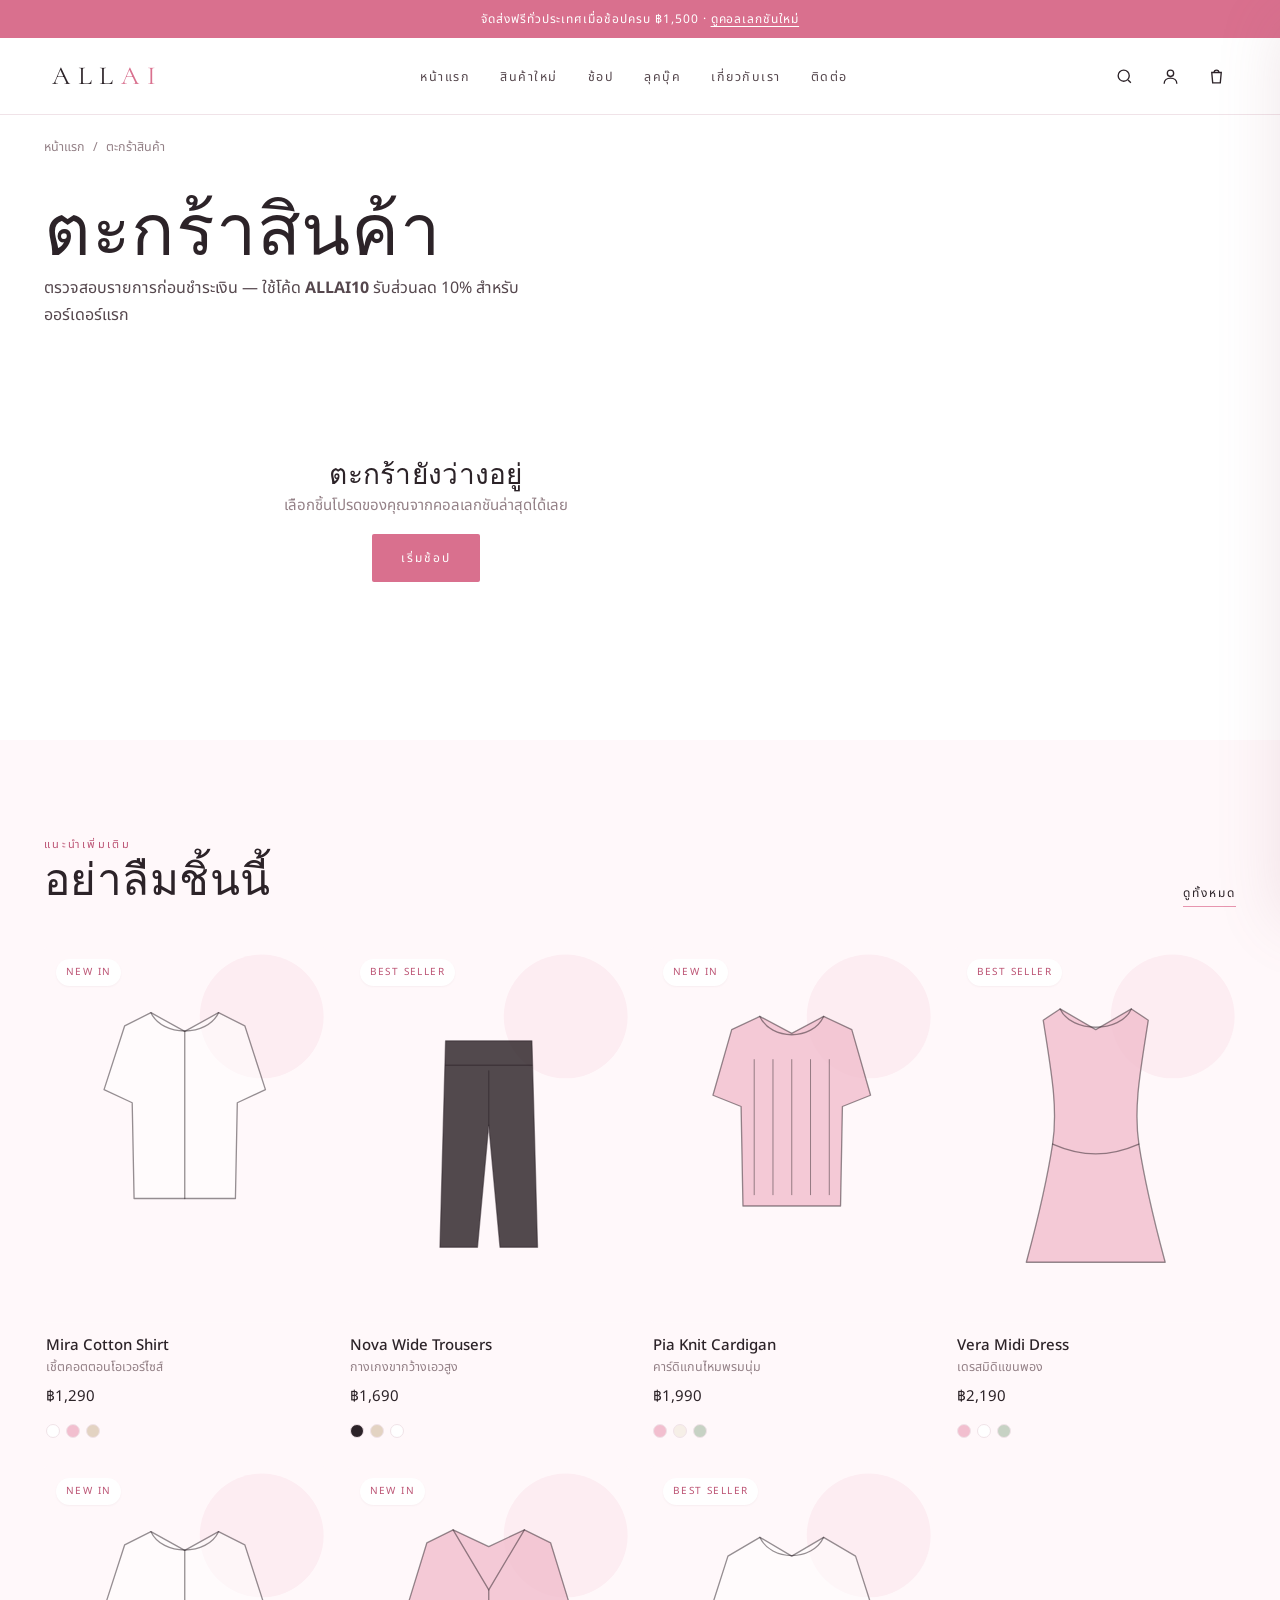
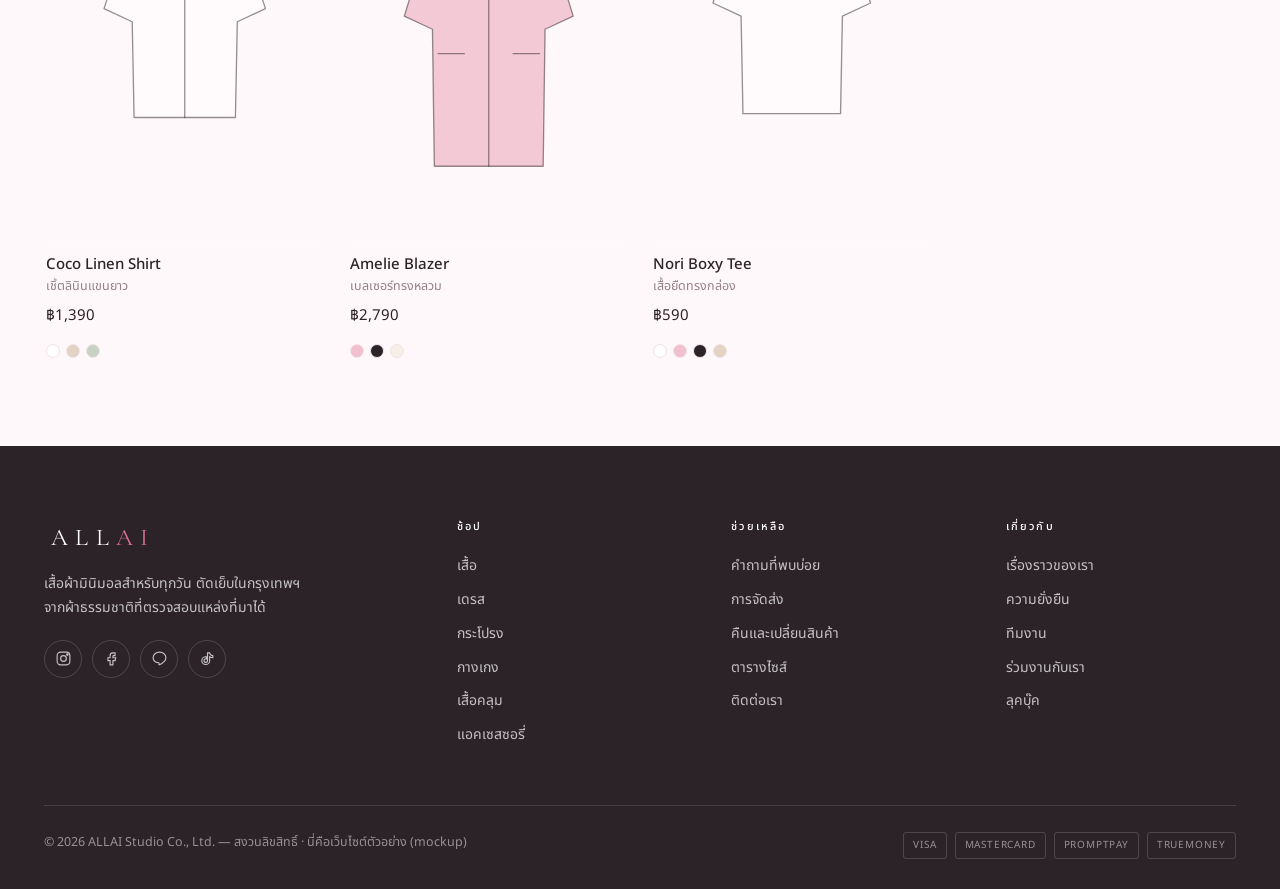
<file: cart.html>
<!DOCTYPE html>
<html lang="th">
<head>
<meta charset="utf-8">
<meta name="viewport" content="width=device-width, initial-scale=1">
<title>ตะกร้าสินค้า — ALLAI</title>
<meta name="description" content="ตะกร้าสินค้าของคุณที่ ALLAI — ตรวจสอบรายการ ใช้โค้ดส่วนลด และดำเนินการชำระเงิน">
<meta name="theme-color" content="#D9708E">
<link rel="icon" href="data:image/svg+xml,<svg xmlns='http://www.w3.org/2000/svg' viewBox='0 0 100 100'><rect width='100' height='100' rx='20' fill='%23D9708E'/><text x='50' y='68' font-size='54' font-family='Georgia' fill='white' text-anchor='middle'>A</text></svg>">
<link rel="preconnect" href="https://fonts.googleapis.com">
<link rel="preconnect" href="https://fonts.gstatic.com" crossorigin>
<link href="https://fonts.googleapis.com/css2?family=Cormorant+Garamond:ital,wght@0,300;0,400;0,500;1,400&family=Noto+Sans+Thai:wght@300;400;500;600&display=swap" rel="stylesheet">
<link rel="stylesheet" href="assets/css/style.css">
</head>
<body>

<div class="announce">จัดส่งฟรีทั่วประเทศเมื่อช้อปครบ ฿1,500 · <a href="shop.html">ดูคอลเลกชันใหม่</a></div>

<header class="header">
  <div class="container header__inner">
    <a class="brand" href="index.html">ALL<span>AI</span></a>
    <nav class="nav" aria-label="เมนูหลัก">
      <div class="nav__item"><a class="nav__link" href="index.html">หน้าแรก</a></div>
      <div class="nav__item"><a class="nav__link" href="shop.html?cat=">สินค้าใหม่</a></div>
      <div class="nav__item nav__item--has-menu">
        <a class="nav__link" href="shop.html">ช้อป</a>
        <div class="dropdown">
          <a href="shop.html?cat=tops">เสื้อ <small>Tops</small></a>
          <a href="shop.html?cat=dresses">เดรส <small>Dresses</small></a>
          <a href="shop.html?cat=skirts">กระโปรง <small>Skirts</small></a>
          <a href="shop.html?cat=pants">กางเกง <small>Trousers</small></a>
          <a href="shop.html?cat=outer">เสื้อคลุม <small>Outerwear</small></a>
          <a href="shop.html?cat=knit">ไหมพรม <small>Knitwear</small></a>
          <a href="shop.html?cat=acc">แอคเซสซอรี่ <small>Accessories</small></a>
        </div>
      </div>
      <div class="nav__item"><a class="nav__link" href="index.html#lookbook">ลุคบุ๊ค</a></div>
      <div class="nav__item"><a class="nav__link" href="about.html">เกี่ยวกับเรา</a></div>
      <div class="nav__item"><a class="nav__link" href="contact.html">ติดต่อ</a></div>
    </nav>
    <div class="actions">
      <button class="icon-btn" data-search aria-label="ค้นหา">
        <svg width="19" height="19" viewBox="0 0 24 24" fill="none" stroke="currentColor" stroke-width="1.7"><circle cx="11" cy="11" r="7"/><path d="M20 20l-3.5-3.5"/></svg>
      </button>
      <a class="icon-btn" href="contact.html" aria-label="บัญชีของฉัน">
        <svg width="19" height="19" viewBox="0 0 24 24" fill="none" stroke="currentColor" stroke-width="1.7"><circle cx="12" cy="8" r="4"/><path d="M4 21c0-4.4 3.6-7 8-7s8 2.6 8 7"/></svg>
      </a>
      <a class="icon-btn" href="cart.html" aria-label="ตะกร้าสินค้า">
        <svg width="19" height="19" viewBox="0 0 24 24" fill="none" stroke="currentColor" stroke-width="1.7"><path d="M6 7h12l-1.2 13H7.2L6 7z"/><path d="M9 7a3 3 0 0 1 6 0"/></svg>
        <span class="cart-count">0</span>
      </a>
      <button class="icon-btn burger" id="burger" aria-label="เปิดเมนู">
        <svg width="20" height="20" viewBox="0 0 24 24" fill="none" stroke="currentColor" stroke-width="1.7"><path d="M4 7h16M4 12h16M4 17h16"/></svg>
      </button>
    </div>
  </div>
</header>

<div class="overlay" id="overlay"></div>
<aside class="drawer" id="drawer" aria-label="เมนูมือถือ">
  <div class="drawer__head">
    <span class="brand">ALL<span>AI</span></span>
    <button class="icon-btn" id="drawer-close" aria-label="ปิดเมนู">
      <svg width="20" height="20" viewBox="0 0 24 24" fill="none" stroke="currentColor" stroke-width="1.7"><path d="M6 6l12 12M18 6L6 18"/></svg>
    </button>
  </div>
  <nav>
    <a href="index.html">หน้าแรก</a>
    <a href="shop.html">ช้อปทั้งหมด</a>
    <a class="sub" href="shop.html?cat=tops">เสื้อ</a>
    <a class="sub" href="shop.html?cat=dresses">เดรส</a>
    <a class="sub" href="shop.html?cat=skirts">กระโปรง</a>
    <a class="sub" href="shop.html?cat=pants">กางเกง</a>
    <a class="sub" href="shop.html?cat=outer">เสื้อคลุม</a>
    <a class="sub" href="shop.html?cat=knit">ไหมพรม</a>
    <a class="sub" href="shop.html?cat=acc">แอคเซสซอรี่</a>
    <a href="index.html#lookbook">ลุคบุ๊ค</a>
    <a href="about.html">เกี่ยวกับเรา</a>
    <a href="contact.html">ติดต่อเรา</a>
    <a href="cart.html">ตะกร้าสินค้า</a>
  </nav>
</aside>

<main>
  <div class="container">
    <nav class="crumbs" aria-label="เส้นทาง">
      <a href="index.html">หน้าแรก</a> <span>/</span> <span class="muted">ตะกร้าสินค้า</span>
    </nav>
    <header class="page-head">
      <h1 class="display h1">ตะกร้าสินค้า</h1>
      <p class="lede">ตรวจสอบรายการก่อนชำระเงิน — ใช้โค้ด <strong>ALLAI10</strong> รับส่วนลด 10% สำหรับออร์เดอร์แรก</p>
    </header>
  </div>

  <div class="container" style="padding-bottom:88px">
    <div class="cart-layout">
      <div id="cart-list"></div>

      <aside class="summary" id="cart-summary">
        <h3>สรุปคำสั่งซื้อ</h3>
        <div class="summary__line"><span>ยอดรวมสินค้า</span><strong id="sum-sub">฿0</strong></div>
        <div class="summary__line"><span>ส่วนลด</span><strong id="sum-discount">฿0</strong></div>
        <div class="summary__line"><span>ค่าจัดส่ง</span><strong id="sum-ship">ฟรี</strong></div>

        <div class="promo">
          <label class="sr-only" for="promo-code">โค้ดส่วนลด</label>
          <input id="promo-code" type="text" placeholder="กรอกโค้ดส่วนลด">
          <button class="btn btn--ghost btn--sm" id="promo-apply">ใช้โค้ด</button>
        </div>

        <div class="summary__total"><span>ยอดชำระทั้งหมด</span><strong id="sum-total">฿0</strong></div>
        <p class="muted" id="free-ship-note" style="font-size:12.5px;margin:12px 0 20px"></p>

        <button class="btn btn--primary btn--block" id="checkout">ดำเนินการชำระเงิน</button>
        <p class="center" style="margin:16px 0 0">
          <a class="link-underline" href="shop.html">ช้อปต่อ</a>
        </p>

        <ul class="usp" style="margin-top:24px">
          <li><svg width="16" height="16" viewBox="0 0 24 24" fill="none" stroke="currentColor" stroke-width="1.8"><path d="M12 3l7 3v6c0 4.2-2.9 7.5-7 9-4.1-1.5-7-4.8-7-9V6z"/></svg> ชำระเงินปลอดภัยด้วยระบบเข้ารหัส</li>
          <li><svg width="16" height="16" viewBox="0 0 24 24" fill="none" stroke="currentColor" stroke-width="1.8"><path d="M3 12a9 9 0 1 0 3-6.7"/><path d="M3 4v5h5"/></svg> เปลี่ยนไซส์ฟรีภายใน 30 วัน</li>
        </ul>
      </aside>
    </div>
  </div>

  <section class="section section--blush">
    <div class="container">
      <div class="section-head">
        <div>
          <p class="eyebrow">แนะนำเพิ่มเติม</p>
          <h2 class="display h2">อย่าลืมชิ้นนี้</h2>
        </div>
        <a class="link-underline" href="shop.html">ดูทั้งหมด</a>
      </div>
      <div class="product-grid" id="grid-featured"></div>
    </div>
  </section>
</main>

<footer class="footer">
  <div class="container">
    <div class="footer__grid">
      <div>
        <a class="brand" href="index.html">ALL<span>AI</span></a>
        <p style="margin-top:14px">เสื้อผ้ามินิมอลสำหรับทุกวัน ตัดเย็บในกรุงเทพฯ
          จากผ้าธรรมชาติที่ตรวจสอบแหล่งที่มาได้</p>
        <div class="socials">
          <a href="#" aria-label="Instagram"><svg width="17" height="17" viewBox="0 0 24 24" fill="none" stroke="currentColor" stroke-width="1.6"><rect x="3" y="3" width="18" height="18" rx="5"/><circle cx="12" cy="12" r="4"/><circle cx="17.5" cy="6.5" r="1"/></svg></a>
          <a href="#" aria-label="Facebook"><svg width="17" height="17" viewBox="0 0 24 24" fill="none" stroke="currentColor" stroke-width="1.6"><path d="M14 8h3V4h-3a4 4 0 0 0-4 4v3H7v4h3v6h4v-6h3l1-4h-4V9a1 1 0 0 1 1-1z"/></svg></a>
          <a href="#" aria-label="LINE"><svg width="17" height="17" viewBox="0 0 24 24" fill="none" stroke="currentColor" stroke-width="1.6"><path d="M21 10.5c0-4.1-4-7.5-9-7.5s-9 3.4-9 7.5c0 3.7 3.2 6.8 7.5 7.4.3.1.7.2.8.5.1.3.1.7 0 1l-.1.8c0 .2-.2.9.8.5s5.4-3.2 7.4-5.5c1.3-1.4 1.6-2.9 1.6-4.7z"/></svg></a>
          <a href="#" aria-label="TikTok"><svg width="17" height="17" viewBox="0 0 24 24" fill="none" stroke="currentColor" stroke-width="1.6"><path d="M15 4c.5 2.4 2 3.8 4.5 4v3c-1.7 0-3.3-.5-4.5-1.4V15a5.5 5.5 0 1 1-5.5-5.5c.3 0 .7 0 1 .1v3.1a2.5 2.5 0 1 0 1.5 2.3V4z"/></svg></a>
        </div>
      </div>
      <div>
        <h5>ช้อป</h5>
        <ul>
          <li><a href="shop.html?cat=tops">เสื้อ</a></li>
          <li><a href="shop.html?cat=dresses">เดรส</a></li>
          <li><a href="shop.html?cat=skirts">กระโปรง</a></li>
          <li><a href="shop.html?cat=pants">กางเกง</a></li>
          <li><a href="shop.html?cat=outer">เสื้อคลุม</a></li>
          <li><a href="shop.html?cat=acc">แอคเซสซอรี่</a></li>
        </ul>
      </div>
      <div>
        <h5>ช่วยเหลือ</h5>
        <ul>
          <li><a href="contact.html#faq">คำถามที่พบบ่อย</a></li>
          <li><a href="contact.html#faq">การจัดส่ง</a></li>
          <li><a href="contact.html#faq">คืนและเปลี่ยนสินค้า</a></li>
          <li><a href="contact.html#faq">ตารางไซส์</a></li>
          <li><a href="contact.html">ติดต่อเรา</a></li>
        </ul>
      </div>
      <div>
        <h5>เกี่ยวกับ</h5>
        <ul>
          <li><a href="about.html">เรื่องราวของเรา</a></li>
          <li><a href="about.html#sustain">ความยั่งยืน</a></li>
          <li><a href="about.html#team">ทีมงาน</a></li>
          <li><a href="contact.html">ร่วมงานกับเรา</a></li>
          <li><a href="index.html#lookbook">ลุคบุ๊ค</a></li>
        </ul>
      </div>
    </div>
    <div class="footer__bottom">
      <span>© <span id="year">2026</span> ALLAI Studio Co., Ltd. — สงวนลิขสิทธิ์ · นี่คือเว็บไซต์ตัวอย่าง (mockup)</span>
      <div class="pay"><span>VISA</span><span>MASTERCARD</span><span>PROMPTPAY</span><span>TRUEMONEY</span></div>
    </div>
  </div>
</footer>

<script src="assets/js/data.js"></script>
<script src="assets/js/main.js"></script>
</body>
</html>
</file>
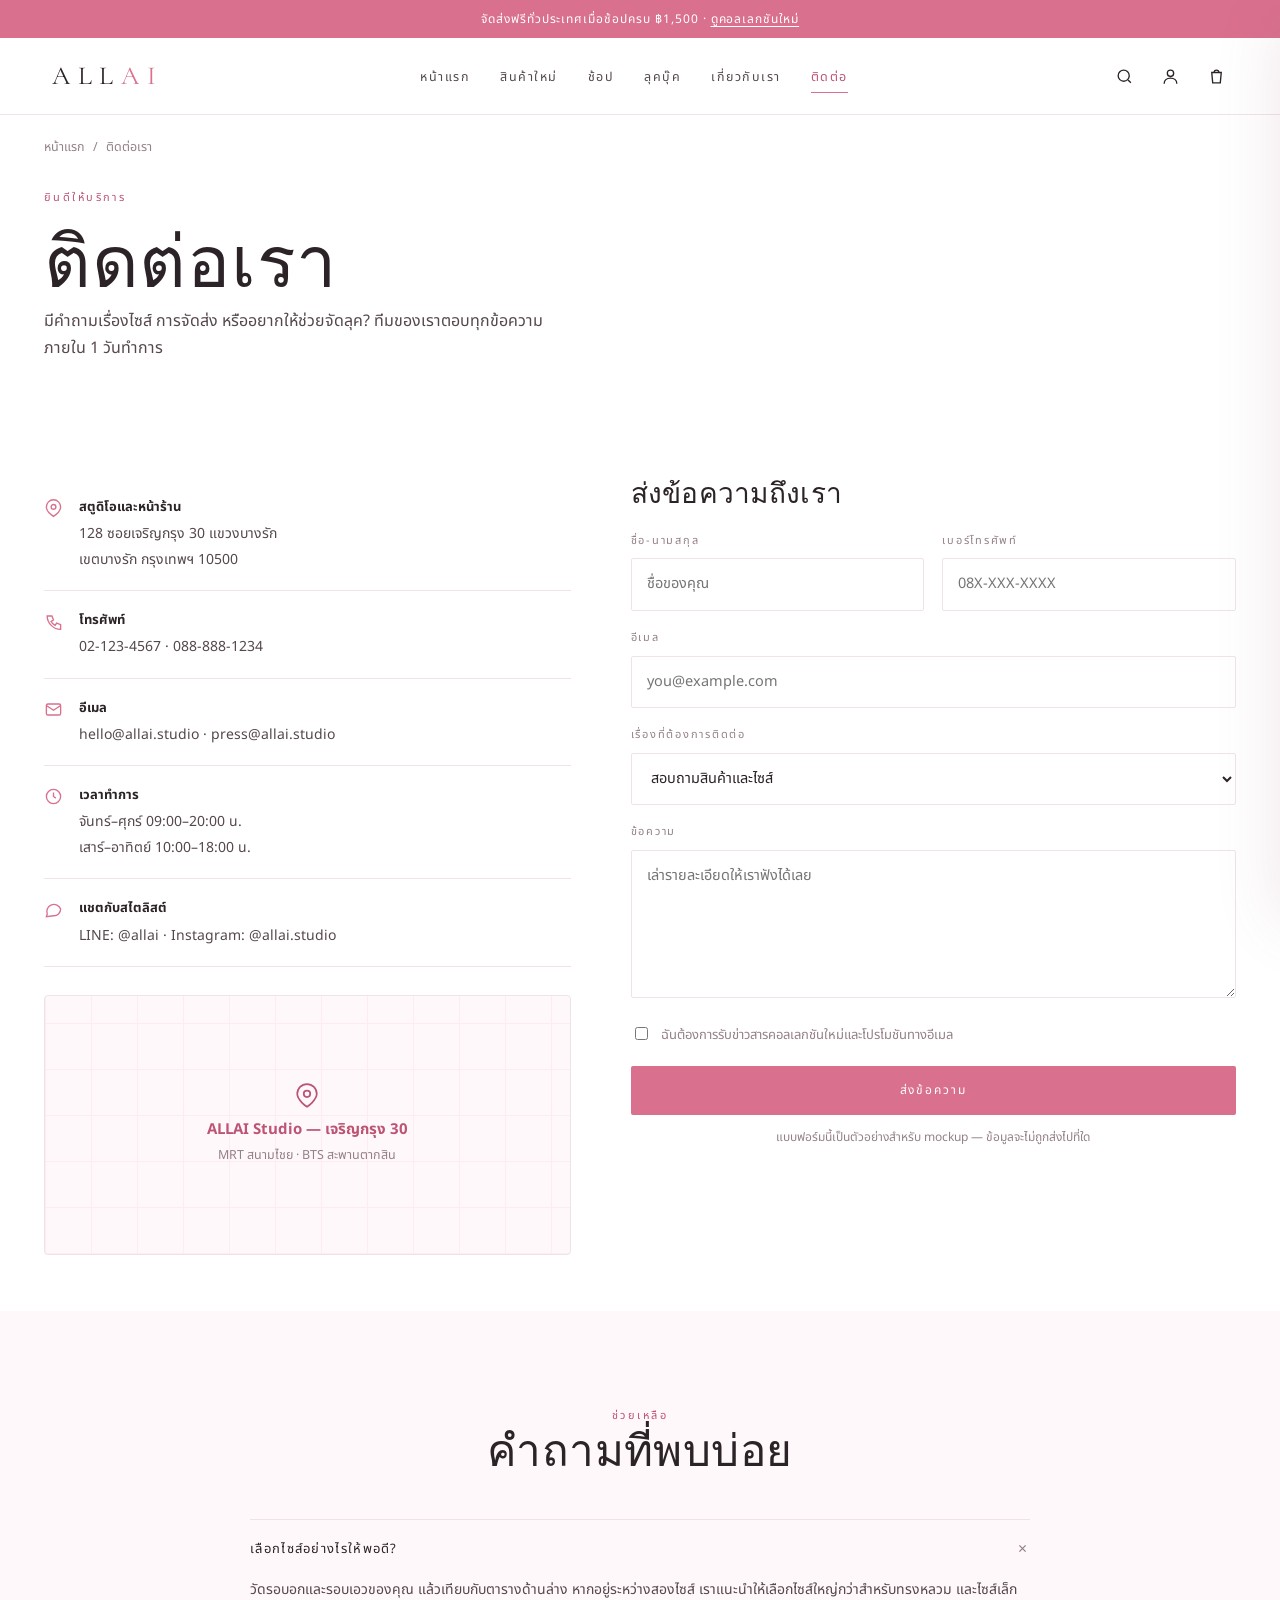
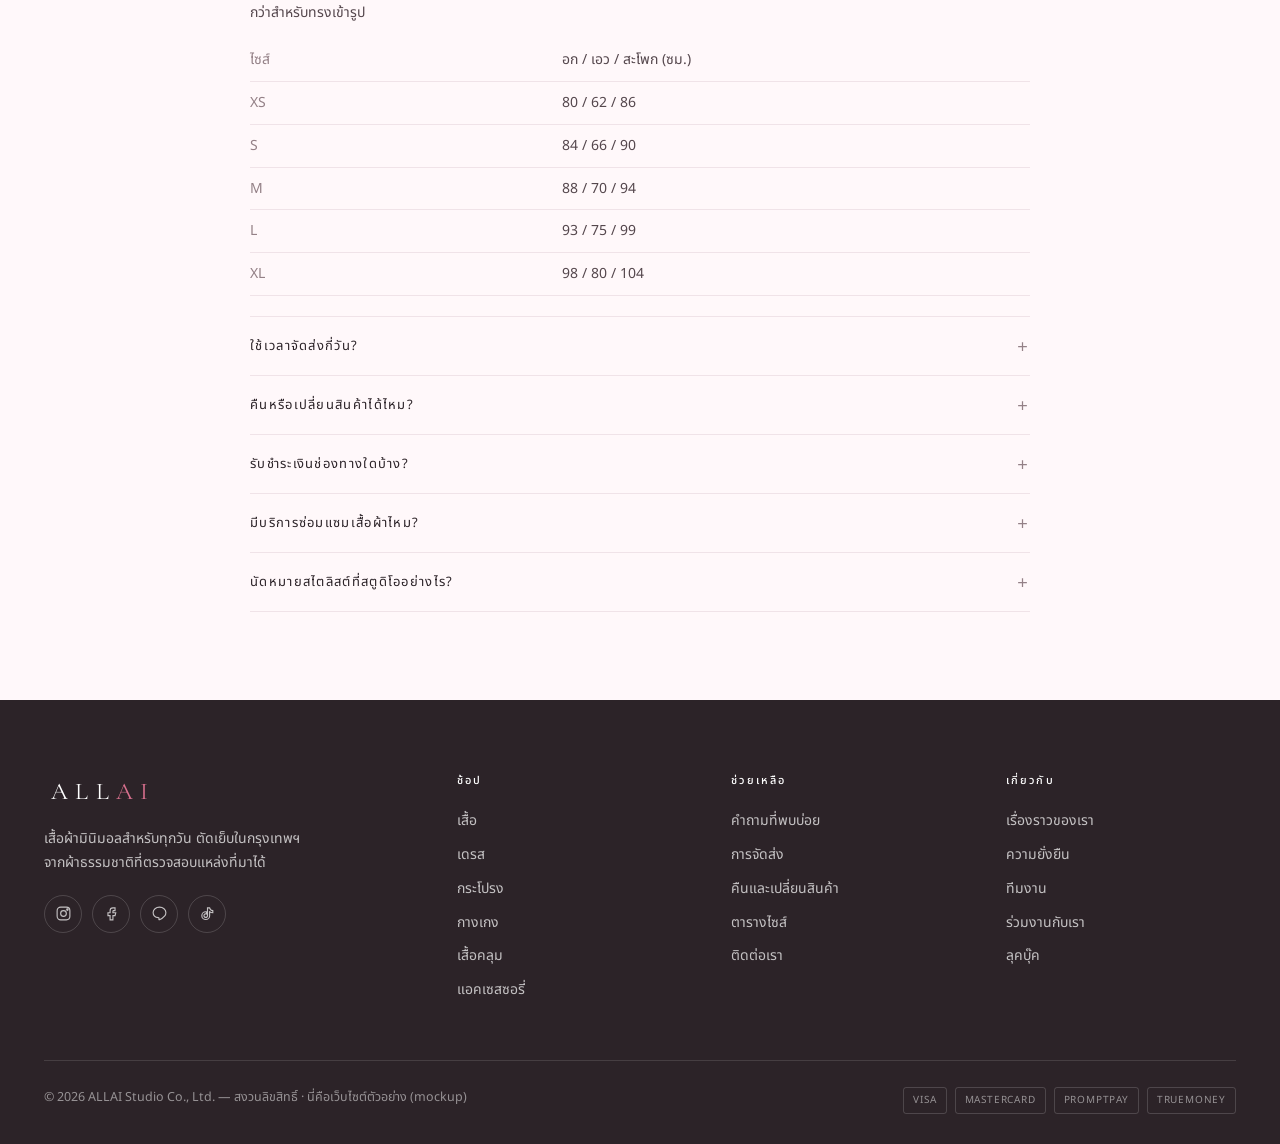
<file: contact.html>
<!DOCTYPE html>
<html lang="th">
<head>
<meta charset="utf-8">
<meta name="viewport" content="width=device-width, initial-scale=1">
<title>ติดต่อเรา — ALLAI</title>
<meta name="description" content="ติดต่อ ALLAI — สตูดิโอเจริญกรุง โทร 02-123-4567 อีเมล hello@allai.studio หรือส่งข้อความถึงเราได้ทุกวัน 09:00–20:00 น.">
<meta name="theme-color" content="#D9708E">
<link rel="icon" href="data:image/svg+xml,<svg xmlns='http://www.w3.org/2000/svg' viewBox='0 0 100 100'><rect width='100' height='100' rx='20' fill='%23D9708E'/><text x='50' y='68' font-size='54' font-family='Georgia' fill='white' text-anchor='middle'>A</text></svg>">
<link rel="preconnect" href="https://fonts.googleapis.com">
<link rel="preconnect" href="https://fonts.gstatic.com" crossorigin>
<link href="https://fonts.googleapis.com/css2?family=Cormorant+Garamond:ital,wght@0,300;0,400;0,500;1,400&family=Noto+Sans+Thai:wght@300;400;500;600&display=swap" rel="stylesheet">
<link rel="stylesheet" href="assets/css/style.css">
</head>
<body>

<div class="announce">จัดส่งฟรีทั่วประเทศเมื่อช้อปครบ ฿1,500 · <a href="shop.html">ดูคอลเลกชันใหม่</a></div>

<header class="header">
  <div class="container header__inner">
    <a class="brand" href="index.html">ALL<span>AI</span></a>
    <nav class="nav" aria-label="เมนูหลัก">
      <div class="nav__item"><a class="nav__link" href="index.html">หน้าแรก</a></div>
      <div class="nav__item"><a class="nav__link" href="shop.html?cat=">สินค้าใหม่</a></div>
      <div class="nav__item nav__item--has-menu">
        <a class="nav__link" href="shop.html">ช้อป</a>
        <div class="dropdown">
          <a href="shop.html?cat=tops">เสื้อ <small>Tops</small></a>
          <a href="shop.html?cat=dresses">เดรส <small>Dresses</small></a>
          <a href="shop.html?cat=skirts">กระโปรง <small>Skirts</small></a>
          <a href="shop.html?cat=pants">กางเกง <small>Trousers</small></a>
          <a href="shop.html?cat=outer">เสื้อคลุม <small>Outerwear</small></a>
          <a href="shop.html?cat=knit">ไหมพรม <small>Knitwear</small></a>
          <a href="shop.html?cat=acc">แอคเซสซอรี่ <small>Accessories</small></a>
        </div>
      </div>
      <div class="nav__item"><a class="nav__link" href="index.html#lookbook">ลุคบุ๊ค</a></div>
      <div class="nav__item"><a class="nav__link" href="about.html">เกี่ยวกับเรา</a></div>
      <div class="nav__item"><a class="nav__link is-active" href="contact.html">ติดต่อ</a></div>
    </nav>
    <div class="actions">
      <button class="icon-btn" data-search aria-label="ค้นหา">
        <svg width="19" height="19" viewBox="0 0 24 24" fill="none" stroke="currentColor" stroke-width="1.7"><circle cx="11" cy="11" r="7"/><path d="M20 20l-3.5-3.5"/></svg>
      </button>
      <a class="icon-btn" href="contact.html" aria-label="บัญชีของฉัน">
        <svg width="19" height="19" viewBox="0 0 24 24" fill="none" stroke="currentColor" stroke-width="1.7"><circle cx="12" cy="8" r="4"/><path d="M4 21c0-4.4 3.6-7 8-7s8 2.6 8 7"/></svg>
      </a>
      <a class="icon-btn" href="cart.html" aria-label="ตะกร้าสินค้า">
        <svg width="19" height="19" viewBox="0 0 24 24" fill="none" stroke="currentColor" stroke-width="1.7"><path d="M6 7h12l-1.2 13H7.2L6 7z"/><path d="M9 7a3 3 0 0 1 6 0"/></svg>
        <span class="cart-count">0</span>
      </a>
      <button class="icon-btn burger" id="burger" aria-label="เปิดเมนู">
        <svg width="20" height="20" viewBox="0 0 24 24" fill="none" stroke="currentColor" stroke-width="1.7"><path d="M4 7h16M4 12h16M4 17h16"/></svg>
      </button>
    </div>
  </div>
</header>

<div class="overlay" id="overlay"></div>
<aside class="drawer" id="drawer" aria-label="เมนูมือถือ">
  <div class="drawer__head">
    <span class="brand">ALL<span>AI</span></span>
    <button class="icon-btn" id="drawer-close" aria-label="ปิดเมนู">
      <svg width="20" height="20" viewBox="0 0 24 24" fill="none" stroke="currentColor" stroke-width="1.7"><path d="M6 6l12 12M18 6L6 18"/></svg>
    </button>
  </div>
  <nav>
    <a href="index.html">หน้าแรก</a>
    <a href="shop.html">ช้อปทั้งหมด</a>
    <a class="sub" href="shop.html?cat=tops">เสื้อ</a>
    <a class="sub" href="shop.html?cat=dresses">เดรส</a>
    <a class="sub" href="shop.html?cat=skirts">กระโปรง</a>
    <a class="sub" href="shop.html?cat=pants">กางเกง</a>
    <a class="sub" href="shop.html?cat=outer">เสื้อคลุม</a>
    <a class="sub" href="shop.html?cat=knit">ไหมพรม</a>
    <a class="sub" href="shop.html?cat=acc">แอคเซสซอรี่</a>
    <a href="index.html#lookbook">ลุคบุ๊ค</a>
    <a href="about.html">เกี่ยวกับเรา</a>
    <a href="contact.html">ติดต่อเรา</a>
    <a href="cart.html">ตะกร้าสินค้า</a>
  </nav>
</aside>

<main>
  <div class="container">
    <nav class="crumbs" aria-label="เส้นทาง">
      <a href="index.html">หน้าแรก</a> <span>/</span> <span class="muted">ติดต่อเรา</span>
    </nav>
    <header class="page-head" style="max-width:700px">
      <p class="eyebrow">ยินดีให้บริการ</p>
      <h1 class="display h1">ติดต่อเรา</h1>
      <p class="lede">มีคำถามเรื่องไซส์ การจัดส่ง หรืออยากให้ช่วยจัดลุค?
        ทีมของเราตอบทุกข้อความภายใน 1 วันทำการ</p>
    </header>
  </div>

  <!-- contact -->
  <section class="section--tight">
    <div class="container contact-grid">
      <div>
        <ul class="info-list">
          <li>
            <svg width="19" height="19" viewBox="0 0 24 24" fill="none" stroke="currentColor" stroke-width="1.7"><path d="M21 10c0 6-9 12-9 12s-9-6-9-12a9 9 0 0 1 18 0z"/><circle cx="12" cy="10" r="3"/></svg>
            <div><strong>สตูดิโอและหน้าร้าน</strong>
              <span>128 ซอยเจริญกรุง 30 แขวงบางรัก<br>เขตบางรัก กรุงเทพฯ 10500</span></div>
          </li>
          <li>
            <svg width="19" height="19" viewBox="0 0 24 24" fill="none" stroke="currentColor" stroke-width="1.7"><path d="M4 5h6l2 5-3 2a12 12 0 0 0 5 5l2-3 5 2v6c-9 0-17-8-17-17z"/></svg>
            <div><strong>โทรศัพท์</strong><span>02-123-4567 · 088-888-1234</span></div>
          </li>
          <li>
            <svg width="19" height="19" viewBox="0 0 24 24" fill="none" stroke="currentColor" stroke-width="1.7"><rect x="3" y="5" width="18" height="14" rx="2"/><path d="M3 7l9 6 9-6"/></svg>
            <div><strong>อีเมล</strong><span>hello@allai.studio · press@allai.studio</span></div>
          </li>
          <li>
            <svg width="19" height="19" viewBox="0 0 24 24" fill="none" stroke="currentColor" stroke-width="1.7"><circle cx="12" cy="12" r="9"/><path d="M12 7v5l3 2"/></svg>
            <div><strong>เวลาทำการ</strong>
              <span>จันทร์–ศุกร์ 09:00–20:00 น.<br>เสาร์–อาทิตย์ 10:00–18:00 น.</span></div>
          </li>
          <li>
            <svg width="19" height="19" viewBox="0 0 24 24" fill="none" stroke="currentColor" stroke-width="1.7"><path d="M21 11.5a8.4 8.4 0 0 1-9 8.4L3 21l1.1-3.3A8.4 8.4 0 1 1 21 11.5z"/></svg>
            <div><strong>แชตกับสไตลิสต์</strong><span>LINE: @allai · Instagram: @allai.studio</span></div>
          </li>
        </ul>

        <div class="map">
          <div class="center">
            <svg width="26" height="26" viewBox="0 0 24 24" fill="none" stroke="currentColor" stroke-width="1.6" style="margin:0 auto 8px"><path d="M21 10c0 6-9 12-9 12s-9-6-9-12a9 9 0 0 1 18 0z"/><circle cx="12" cy="10" r="3"/></svg>
            <strong>ALLAI Studio — เจริญกรุง 30</strong><br>
            <small class="muted">MRT สนามไชย · BTS สะพานตากสิน</small>
          </div>
        </div>
      </div>

      <!-- form -->
      <div>
        <h2 class="display h3" style="margin-bottom:20px">ส่งข้อความถึงเรา</h2>
        <form data-mock="ส่งข้อความเรียบร้อยแล้ว — เราจะติดต่อกลับภายใน 1 วันทำการ">
          <div class="field-row">
            <div class="field">
              <label for="c-name">ชื่อ-นามสกุล</label>
              <input id="c-name" type="text" placeholder="ชื่อของคุณ" required>
            </div>
            <div class="field">
              <label for="c-phone">เบอร์โทรศัพท์</label>
              <input id="c-phone" type="tel" placeholder="08X-XXX-XXXX">
            </div>
          </div>
          <div class="field">
            <label for="c-email">อีเมล</label>
            <input id="c-email" type="email" placeholder="you@example.com" required>
          </div>
          <div class="field">
            <label for="c-topic">เรื่องที่ต้องการติดต่อ</label>
            <select id="c-topic">
              <option>สอบถามสินค้าและไซส์</option>
              <option>ติดตามสถานะการจัดส่ง</option>
              <option>คืนหรือเปลี่ยนสินค้า</option>
              <option>นัดหมายสไตลิสต์ที่สตูดิโอ</option>
              <option>ความร่วมมือทางธุรกิจ / สื่อ</option>
              <option>อื่น ๆ</option>
            </select>
          </div>
          <div class="field">
            <label for="c-msg">ข้อความ</label>
            <textarea id="c-msg" placeholder="เล่ารายละเอียดให้เราฟังได้เลย" required></textarea>
          </div>
          <label style="display:flex;gap:10px;align-items:flex-start;font-size:13px;color:var(--muted);margin-bottom:20px">
            <input type="checkbox" style="accent-color:var(--pink-500);margin-top:3px">
            ฉันต้องการรับข่าวสารคอลเลกชันใหม่และโปรโมชันทางอีเมล
          </label>
          <button class="btn btn--primary btn--block" type="submit">ส่งข้อความ</button>
          <p class="form-note center">แบบฟอร์มนี้เป็นตัวอย่างสำหรับ mockup — ข้อมูลจะไม่ถูกส่งไปที่ใด</p>
        </form>
      </div>
    </div>
  </section>

  <!-- faq -->
  <section class="section section--blush" id="faq">
    <div class="container">
      <div class="section-head reveal" style="justify-content:center;text-align:center">
        <div>
          <p class="eyebrow">ช่วยเหลือ</p>
          <h2 class="display h2">คำถามที่พบบ่อย</h2>
        </div>
      </div>

      <div class="faq acc" data-single="false" style="border-top:1px solid var(--line)">
        <div class="acc__item is-open">
          <button class="acc__btn" aria-expanded="true">เลือกไซส์อย่างไรให้พอดี?
            <svg width="15" height="15" viewBox="0 0 24 24" fill="none" stroke="currentColor" stroke-width="2"><path d="M12 5v14M5 12h14"/></svg>
          </button>
          <div class="acc__panel">
            <p>วัดรอบอกและรอบเอวของคุณ แล้วเทียบกับตารางด้านล่าง หากอยู่ระหว่างสองไซส์
              เราแนะนำให้เลือกไซส์ใหญ่กว่าสำหรับทรงหลวม และไซส์เล็กกว่าสำหรับทรงเข้ารูป</p>
            <table class="spec-table">
              <tr><th>ไซส์</th><td>อก / เอว / สะโพก (ซม.)</td></tr>
              <tr><th>XS</th><td>80 / 62 / 86</td></tr>
              <tr><th>S</th><td>84 / 66 / 90</td></tr>
              <tr><th>M</th><td>88 / 70 / 94</td></tr>
              <tr><th>L</th><td>93 / 75 / 99</td></tr>
              <tr><th>XL</th><td>98 / 80 / 104</td></tr>
            </table>
          </div>
        </div>

        <div class="acc__item">
          <button class="acc__btn" aria-expanded="false">ใช้เวลาจัดส่งกี่วัน?
            <svg width="15" height="15" viewBox="0 0 24 24" fill="none" stroke="currentColor" stroke-width="2"><path d="M12 5v14M5 12h14"/></svg>
          </button>
          <div class="acc__panel">
            <ul>
              <li>กรุงเทพฯ และปริมณฑล: 1–2 วันทำการ</li>
              <li>ต่างจังหวัด: 2–4 วันทำการ</li>
              <li>ส่งฟรีเมื่อยอดสั่งซื้อครบ ฿1,500 · ต่ำกว่านั้นค่าจัดส่ง ฿60</li>
              <li>คำสั่งซื้อก่อน 14:00 น. จัดส่งภายในวันเดียวกัน</li>
            </ul>
          </div>
        </div>

        <div class="acc__item">
          <button class="acc__btn" aria-expanded="false">คืนหรือเปลี่ยนสินค้าได้ไหม?
            <svg width="15" height="15" viewBox="0 0 24 24" fill="none" stroke="currentColor" stroke-width="2"><path d="M12 5v14M5 12h14"/></svg>
          </button>
          <div class="acc__panel">
            <p>คืนหรือเปลี่ยนไซส์ได้ภายใน 30 วันนับจากวันที่ได้รับสินค้า โดยสินค้าต้องยังไม่ผ่านการใช้งาน
              ป้ายครบ และอยู่ในบรรจุภัณฑ์เดิม การเปลี่ยนไซส์ครั้งแรกเราออกค่าส่งให้</p>
          </div>
        </div>

        <div class="acc__item">
          <button class="acc__btn" aria-expanded="false">รับชำระเงินช่องทางใดบ้าง?
            <svg width="15" height="15" viewBox="0 0 24 24" fill="none" stroke="currentColor" stroke-width="2"><path d="M12 5v14M5 12h14"/></svg>
          </button>
          <div class="acc__panel">
            <ul>
              <li>บัตรเครดิต/เดบิต (Visa, Mastercard, JCB)</li>
              <li>พร้อมเพย์ / QR Payment</li>
              <li>TrueMoney Wallet และโอนผ่านธนาคาร</li>
              <li>ผ่อน 0% นาน 3 เดือน สำหรับยอดตั้งแต่ ฿3,000</li>
            </ul>
          </div>
        </div>

        <div class="acc__item">
          <button class="acc__btn" aria-expanded="false">มีบริการซ่อมแซมเสื้อผ้าไหม?
            <svg width="15" height="15" viewBox="0 0 24 24" fill="none" stroke="currentColor" stroke-width="2"><path d="M12 5v14M5 12h14"/></svg>
          </button>
          <div class="acc__panel">
            <p>มีครับ/ค่ะ — สินค้า ALLAI ทุกชิ้นซ่อมแซมได้ฟรีตลอดอายุการใช้งาน (เช่น ตะเข็บหลุด ซิปเสีย กระดุมหาย)
              ส่งกลับมาที่สตูดิโอ หรือแวะที่หน้าร้านเจริญกรุงได้เลย</p>
          </div>
        </div>

        <div class="acc__item">
          <button class="acc__btn" aria-expanded="false">นัดหมายสไตลิสต์ที่สตูดิโออย่างไร?
            <svg width="15" height="15" viewBox="0 0 24 24" fill="none" stroke="currentColor" stroke-width="2"><path d="M12 5v14M5 12h14"/></svg>
          </button>
          <div class="acc__panel">
            <p>บริการฟรีไม่มีค่าใช้จ่าย ใช้เวลาประมาณ 45 นาที จองล่วงหน้าอย่างน้อย 2 วัน
              ผ่านแบบฟอร์มด้านบนโดยเลือกหัวข้อ “นัดหมายสไตลิสต์ที่สตูดิโอ” หรือทักไลน์ @allai</p>
          </div>
        </div>
      </div>
    </div>
  </section>
</main>

<footer class="footer">
  <div class="container">
    <div class="footer__grid">
      <div>
        <a class="brand" href="index.html">ALL<span>AI</span></a>
        <p style="margin-top:14px">เสื้อผ้ามินิมอลสำหรับทุกวัน ตัดเย็บในกรุงเทพฯ
          จากผ้าธรรมชาติที่ตรวจสอบแหล่งที่มาได้</p>
        <div class="socials">
          <a href="#" aria-label="Instagram"><svg width="17" height="17" viewBox="0 0 24 24" fill="none" stroke="currentColor" stroke-width="1.6"><rect x="3" y="3" width="18" height="18" rx="5"/><circle cx="12" cy="12" r="4"/><circle cx="17.5" cy="6.5" r="1"/></svg></a>
          <a href="#" aria-label="Facebook"><svg width="17" height="17" viewBox="0 0 24 24" fill="none" stroke="currentColor" stroke-width="1.6"><path d="M14 8h3V4h-3a4 4 0 0 0-4 4v3H7v4h3v6h4v-6h3l1-4h-4V9a1 1 0 0 1 1-1z"/></svg></a>
          <a href="#" aria-label="LINE"><svg width="17" height="17" viewBox="0 0 24 24" fill="none" stroke="currentColor" stroke-width="1.6"><path d="M21 10.5c0-4.1-4-7.5-9-7.5s-9 3.4-9 7.5c0 3.7 3.2 6.8 7.5 7.4.3.1.7.2.8.5.1.3.1.7 0 1l-.1.8c0 .2-.2.9.8.5s5.4-3.2 7.4-5.5c1.3-1.4 1.6-2.9 1.6-4.7z"/></svg></a>
          <a href="#" aria-label="TikTok"><svg width="17" height="17" viewBox="0 0 24 24" fill="none" stroke="currentColor" stroke-width="1.6"><path d="M15 4c.5 2.4 2 3.8 4.5 4v3c-1.7 0-3.3-.5-4.5-1.4V15a5.5 5.5 0 1 1-5.5-5.5c.3 0 .7 0 1 .1v3.1a2.5 2.5 0 1 0 1.5 2.3V4z"/></svg></a>
        </div>
      </div>
      <div>
        <h5>ช้อป</h5>
        <ul>
          <li><a href="shop.html?cat=tops">เสื้อ</a></li>
          <li><a href="shop.html?cat=dresses">เดรส</a></li>
          <li><a href="shop.html?cat=skirts">กระโปรง</a></li>
          <li><a href="shop.html?cat=pants">กางเกง</a></li>
          <li><a href="shop.html?cat=outer">เสื้อคลุม</a></li>
          <li><a href="shop.html?cat=acc">แอคเซสซอรี่</a></li>
        </ul>
      </div>
      <div>
        <h5>ช่วยเหลือ</h5>
        <ul>
          <li><a href="contact.html#faq">คำถามที่พบบ่อย</a></li>
          <li><a href="contact.html#faq">การจัดส่ง</a></li>
          <li><a href="contact.html#faq">คืนและเปลี่ยนสินค้า</a></li>
          <li><a href="contact.html#faq">ตารางไซส์</a></li>
          <li><a href="contact.html">ติดต่อเรา</a></li>
        </ul>
      </div>
      <div>
        <h5>เกี่ยวกับ</h5>
        <ul>
          <li><a href="about.html">เรื่องราวของเรา</a></li>
          <li><a href="about.html#sustain">ความยั่งยืน</a></li>
          <li><a href="about.html#team">ทีมงาน</a></li>
          <li><a href="contact.html">ร่วมงานกับเรา</a></li>
          <li><a href="index.html#lookbook">ลุคบุ๊ค</a></li>
        </ul>
      </div>
    </div>
    <div class="footer__bottom">
      <span>© <span id="year">2026</span> ALLAI Studio Co., Ltd. — สงวนลิขสิทธิ์ · นี่คือเว็บไซต์ตัวอย่าง (mockup)</span>
      <div class="pay"><span>VISA</span><span>MASTERCARD</span><span>PROMPTPAY</span><span>TRUEMONEY</span></div>
    </div>
  </div>
</footer>

<script src="assets/js/data.js"></script>
<script src="assets/js/main.js"></script>
</body>
</html>
</file>
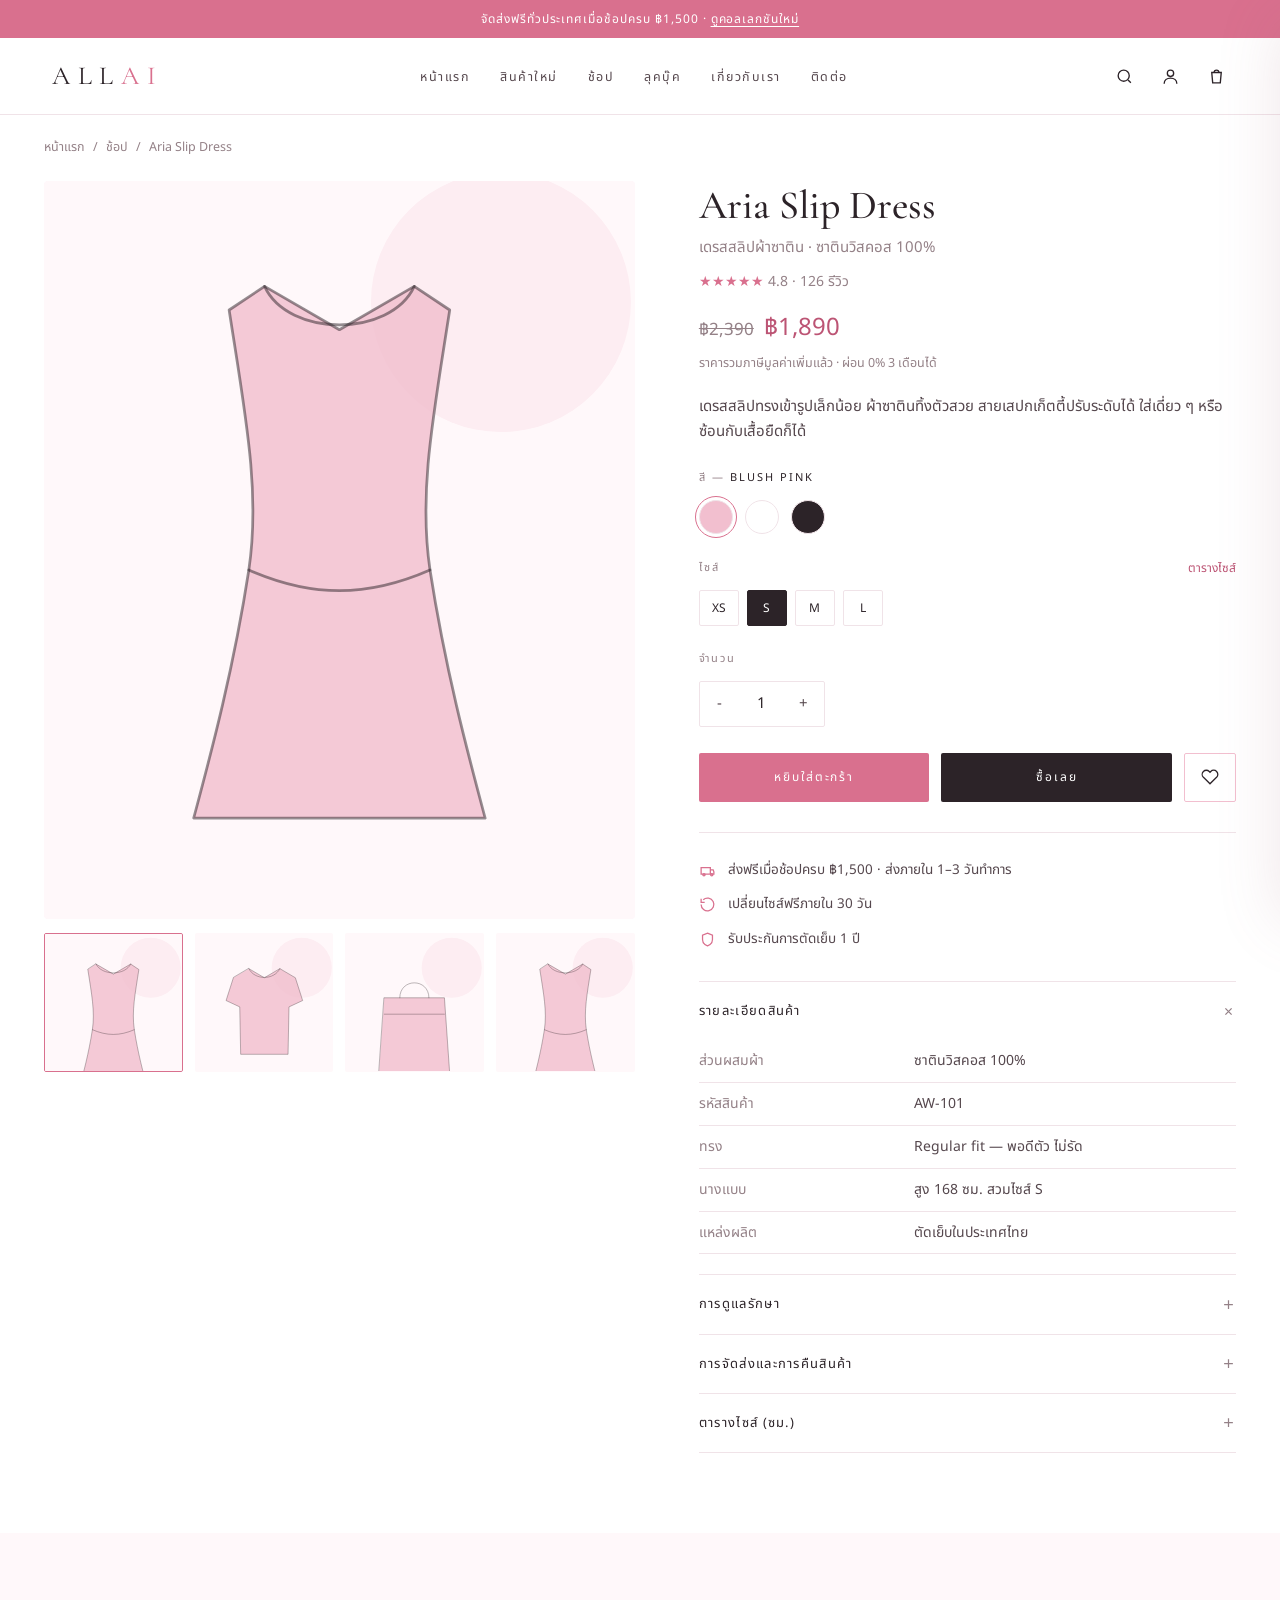
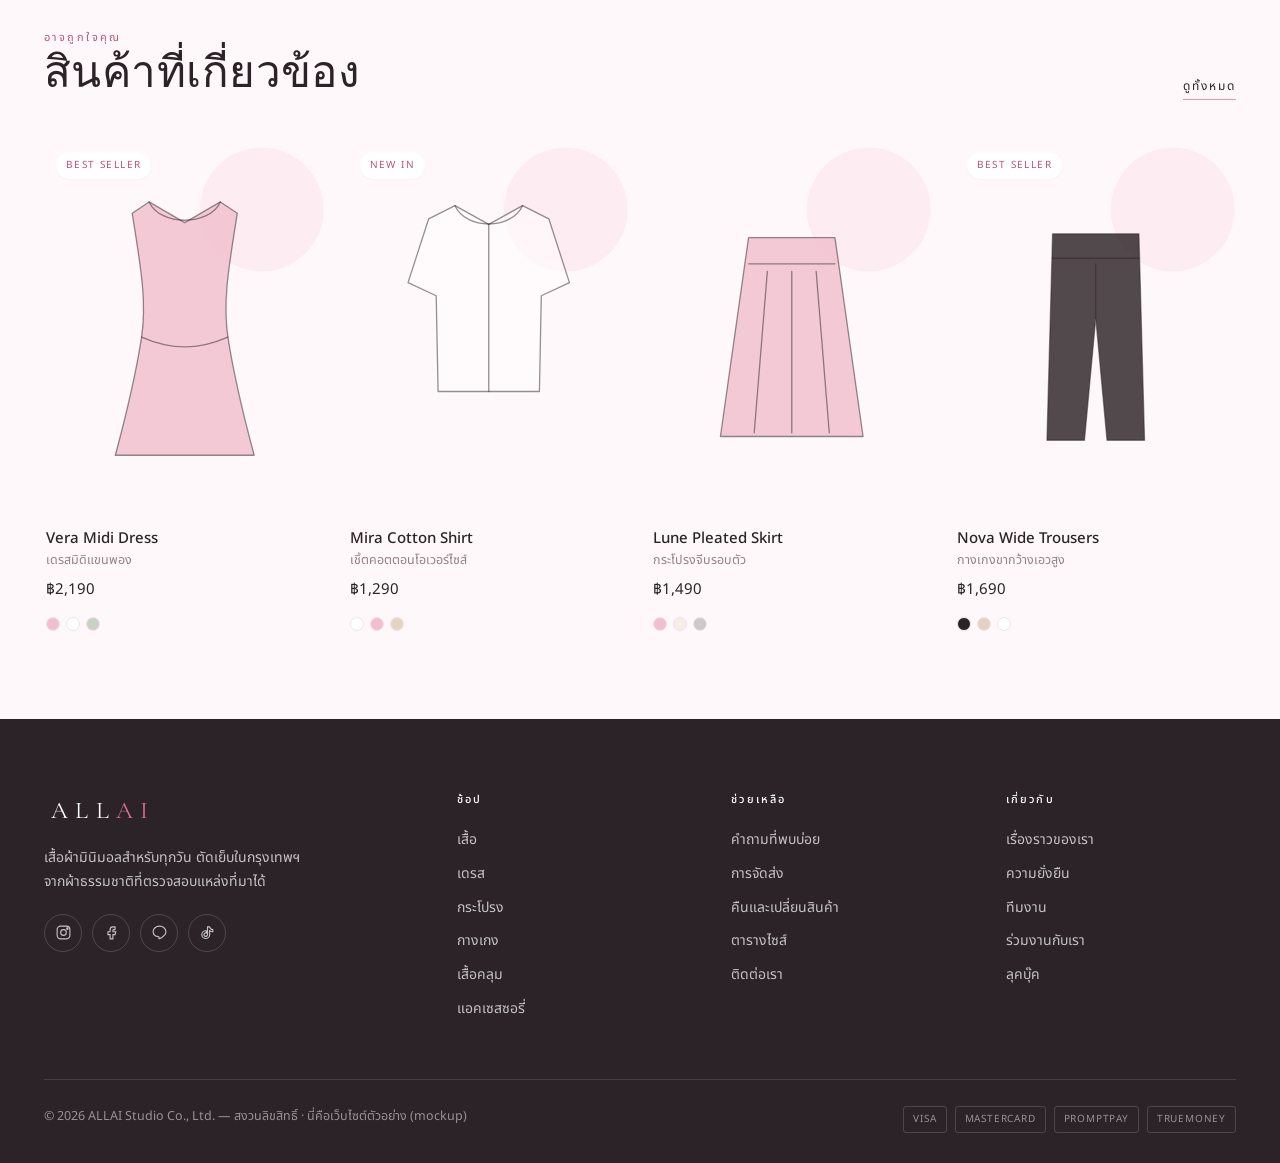
<file: product.html>
<!DOCTYPE html>
<html lang="th">
<head>
<meta charset="utf-8">
<meta name="viewport" content="width=device-width, initial-scale=1">
<title>รายละเอียดสินค้า — ALLAI</title>
<meta name="description" content="รายละเอียดสินค้า ALLAI — เลือกสี ไซส์ ดูส่วนผสมผ้า วิธีดูแลรักษา และตารางไซส์">
<meta name="theme-color" content="#D9708E">
<link rel="icon" href="data:image/svg+xml,<svg xmlns='http://www.w3.org/2000/svg' viewBox='0 0 100 100'><rect width='100' height='100' rx='20' fill='%23D9708E'/><text x='50' y='68' font-size='54' font-family='Georgia' fill='white' text-anchor='middle'>A</text></svg>">
<link rel="preconnect" href="https://fonts.googleapis.com">
<link rel="preconnect" href="https://fonts.gstatic.com" crossorigin>
<link href="https://fonts.googleapis.com/css2?family=Cormorant+Garamond:ital,wght@0,300;0,400;0,500;1,400&family=Noto+Sans+Thai:wght@300;400;500;600&display=swap" rel="stylesheet">
<link rel="stylesheet" href="assets/css/style.css">
</head>
<body>

<div class="announce">จัดส่งฟรีทั่วประเทศเมื่อช้อปครบ ฿1,500 · <a href="shop.html">ดูคอลเลกชันใหม่</a></div>

<header class="header">
  <div class="container header__inner">
    <a class="brand" href="index.html">ALL<span>AI</span></a>
    <nav class="nav" aria-label="เมนูหลัก">
      <div class="nav__item"><a class="nav__link" href="index.html">หน้าแรก</a></div>
      <div class="nav__item"><a class="nav__link" href="shop.html?cat=">สินค้าใหม่</a></div>
      <div class="nav__item nav__item--has-menu">
        <a class="nav__link" href="shop.html">ช้อป</a>
        <div class="dropdown">
          <a href="shop.html?cat=tops">เสื้อ <small>Tops</small></a>
          <a href="shop.html?cat=dresses">เดรส <small>Dresses</small></a>
          <a href="shop.html?cat=skirts">กระโปรง <small>Skirts</small></a>
          <a href="shop.html?cat=pants">กางเกง <small>Trousers</small></a>
          <a href="shop.html?cat=outer">เสื้อคลุม <small>Outerwear</small></a>
          <a href="shop.html?cat=knit">ไหมพรม <small>Knitwear</small></a>
          <a href="shop.html?cat=acc">แอคเซสซอรี่ <small>Accessories</small></a>
        </div>
      </div>
      <div class="nav__item"><a class="nav__link" href="index.html#lookbook">ลุคบุ๊ค</a></div>
      <div class="nav__item"><a class="nav__link" href="about.html">เกี่ยวกับเรา</a></div>
      <div class="nav__item"><a class="nav__link" href="contact.html">ติดต่อ</a></div>
    </nav>
    <div class="actions">
      <button class="icon-btn" data-search aria-label="ค้นหา">
        <svg width="19" height="19" viewBox="0 0 24 24" fill="none" stroke="currentColor" stroke-width="1.7"><circle cx="11" cy="11" r="7"/><path d="M20 20l-3.5-3.5"/></svg>
      </button>
      <a class="icon-btn" href="contact.html" aria-label="บัญชีของฉัน">
        <svg width="19" height="19" viewBox="0 0 24 24" fill="none" stroke="currentColor" stroke-width="1.7"><circle cx="12" cy="8" r="4"/><path d="M4 21c0-4.4 3.6-7 8-7s8 2.6 8 7"/></svg>
      </a>
      <a class="icon-btn" href="cart.html" aria-label="ตะกร้าสินค้า">
        <svg width="19" height="19" viewBox="0 0 24 24" fill="none" stroke="currentColor" stroke-width="1.7"><path d="M6 7h12l-1.2 13H7.2L6 7z"/><path d="M9 7a3 3 0 0 1 6 0"/></svg>
        <span class="cart-count">0</span>
      </a>
      <button class="icon-btn burger" id="burger" aria-label="เปิดเมนู">
        <svg width="20" height="20" viewBox="0 0 24 24" fill="none" stroke="currentColor" stroke-width="1.7"><path d="M4 7h16M4 12h16M4 17h16"/></svg>
      </button>
    </div>
  </div>
</header>

<div class="overlay" id="overlay"></div>
<aside class="drawer" id="drawer" aria-label="เมนูมือถือ">
  <div class="drawer__head">
    <span class="brand">ALL<span>AI</span></span>
    <button class="icon-btn" id="drawer-close" aria-label="ปิดเมนู">
      <svg width="20" height="20" viewBox="0 0 24 24" fill="none" stroke="currentColor" stroke-width="1.7"><path d="M6 6l12 12M18 6L6 18"/></svg>
    </button>
  </div>
  <nav>
    <a href="index.html">หน้าแรก</a>
    <a href="shop.html">ช้อปทั้งหมด</a>
    <a class="sub" href="shop.html?cat=tops">เสื้อ</a>
    <a class="sub" href="shop.html?cat=dresses">เดรส</a>
    <a class="sub" href="shop.html?cat=skirts">กระโปรง</a>
    <a class="sub" href="shop.html?cat=pants">กางเกง</a>
    <a class="sub" href="shop.html?cat=outer">เสื้อคลุม</a>
    <a class="sub" href="shop.html?cat=knit">ไหมพรม</a>
    <a class="sub" href="shop.html?cat=acc">แอคเซสซอรี่</a>
    <a href="index.html#lookbook">ลุคบุ๊ค</a>
    <a href="about.html">เกี่ยวกับเรา</a>
    <a href="contact.html">ติดต่อเรา</a>
    <a href="cart.html">ตะกร้าสินค้า</a>
  </nav>
</aside>

<main id="pdp">
  <div class="container">
    <nav class="crumbs" aria-label="เส้นทาง">
      <a href="index.html">หน้าแรก</a> <span>/</span>
      <a href="shop.html">ช้อป</a> <span>/</span>
      <span class="muted" id="crumb-name">สินค้า</span>
    </nav>
  </div>

  <div class="container" style="padding-bottom:80px">
    <div class="pdp">

      <!-- gallery -->
      <div class="gallery">
        <div class="gallery__main" id="gallery-main"></div>
        <div class="gallery__thumbs" id="gallery-thumbs"></div>
      </div>

      <!-- info -->
      <div class="pdp__info">
        <h1 class="pdp__title" id="pdp-title">—</h1>
        <p class="muted" id="pdp-sub" style="margin-bottom:10px">—</p>
        <p id="pdp-rating" style="font-size:14px"></p>
        <p class="pdp__price" id="pdp-price">—</p>
        <p class="muted" style="font-size:12.5px">ราคารวมภาษีมูลค่าเพิ่มแล้ว · ผ่อน 0% 3 เดือนได้</p>

        <p id="pdp-desc" style="margin-top:20px;color:var(--ink-2)">—</p>

        <div class="opt">
          <div class="opt__label"><span>สี — <span id="pdp-color-name" style="color:var(--ink)"></span></span></div>
          <div class="color-opts" id="pdp-colors"></div>
        </div>

        <div class="opt">
          <div class="opt__label"><span>ไซส์</span><a href="contact.html#faq">ตารางไซส์</a></div>
          <div class="size-chips" id="pdp-sizes"></div>
        </div>

        <div class="opt">
          <div class="opt__label"><span>จำนวน</span></div>
          <div class="qty">
            <button id="qty-minus" aria-label="ลดจำนวน">−</button>
            <span id="qty-val">1</span>
            <button id="qty-plus" aria-label="เพิ่มจำนวน">+</button>
          </div>
        </div>

        <div class="buy-row">
          <button class="btn btn--primary" id="add-to-cart">หยิบใส่ตะกร้า</button>
          <button class="btn btn--dark" id="buy-now">ซื้อเลย</button>
          <button class="btn btn--ghost" id="pdp-fav" aria-label="บันทึกลงรายการที่ชอบ" style="flex:0 0 auto;padding:13px 16px">
            <svg width="18" height="18" viewBox="0 0 24 24" fill="none" stroke="currentColor" stroke-width="1.7"><path d="M20.8 4.6a5.5 5.5 0 0 0-7.8 0L12 5.7l-1-1.1a5.5 5.5 0 0 0-7.8 7.8l1.1 1L12 21l7.7-7.6 1.1-1a5.5 5.5 0 0 0 0-7.8z"/></svg>
          </button>
        </div>

        <ul class="usp">
          <li><svg width="17" height="17" viewBox="0 0 24 24" fill="none" stroke="currentColor" stroke-width="1.8"><path d="M3 8h13v9H3zM16 11h4l1 3v3h-5z"/><circle cx="7" cy="18" r="1.6"/><circle cx="18" cy="18" r="1.6"/></svg> ส่งฟรีเมื่อช้อปครบ ฿1,500 · ส่งภายใน 1–3 วันทำการ</li>
          <li><svg width="17" height="17" viewBox="0 0 24 24" fill="none" stroke="currentColor" stroke-width="1.8"><path d="M3 12a9 9 0 1 0 3-6.7"/><path d="M3 4v5h5"/></svg> เปลี่ยนไซส์ฟรีภายใน 30 วัน</li>
          <li><svg width="17" height="17" viewBox="0 0 24 24" fill="none" stroke="currentColor" stroke-width="1.8"><path d="M12 3l7 3v6c0 4.2-2.9 7.5-7 9-4.1-1.5-7-4.8-7-9V6z"/></svg> รับประกันการตัดเย็บ 1 ปี</li>
        </ul>

        <!-- accordion -->
        <div class="acc" data-single="false">
          <div class="acc__item is-open">
            <button class="acc__btn" aria-expanded="true">รายละเอียดสินค้า
              <svg width="15" height="15" viewBox="0 0 24 24" fill="none" stroke="currentColor" stroke-width="2"><path d="M12 5v14M5 12h14"/></svg>
            </button>
            <div class="acc__panel">
              <table class="spec-table">
                <tr><th>ส่วนผสมผ้า</th><td id="spec-material">—</td></tr>
                <tr><th>รหัสสินค้า</th><td id="spec-code">—</td></tr>
                <tr><th>ทรง</th><td>Regular fit — พอดีตัว ไม่รัด</td></tr>
                <tr><th>นางแบบ</th><td>สูง 168 ซม. สวมไซส์ S</td></tr>
                <tr><th>แหล่งผลิต</th><td>ตัดเย็บในประเทศไทย</td></tr>
              </table>
            </div>
          </div>
          <div class="acc__item">
            <button class="acc__btn" aria-expanded="false">การดูแลรักษา
              <svg width="15" height="15" viewBox="0 0 24 24" fill="none" stroke="currentColor" stroke-width="2"><path d="M12 5v14M5 12h14"/></svg>
            </button>
            <div class="acc__panel">
              <ul>
                <li>ซักมือหรือซักเครื่องโหมดถนอมผ้า น้ำเย็นไม่เกิน 30°C</li>
                <li>ห้ามใช้สารฟอกขาว และไม่ควรบิดแรง</li>
                <li>ตากในที่ร่ม ผึ่งลม หลีกเลี่ยงแดดจัด</li>
                <li>รีดไฟอ่อน หรือรีดกลับด้านเพื่อรักษาผิวผ้า</li>
              </ul>
            </div>
          </div>
          <div class="acc__item">
            <button class="acc__btn" aria-expanded="false">การจัดส่งและการคืนสินค้า
              <svg width="15" height="15" viewBox="0 0 24 24" fill="none" stroke="currentColor" stroke-width="2"><path d="M12 5v14M5 12h14"/></svg>
            </button>
            <div class="acc__panel">
              <ul>
                <li>กรุงเทพฯ และปริมณฑล: 1–2 วันทำการ</li>
                <li>ต่างจังหวัด: 2–4 วันทำการ</li>
                <li>ส่งฟรีเมื่อยอดสั่งซื้อครบ ฿1,500 (ต่ำกว่านั้นคิดค่าส่ง ฿60)</li>
                <li>คืนหรือเปลี่ยนไซส์ได้ภายใน 30 วัน สินค้าต้องยังไม่ผ่านการใช้งานและมีป้ายครบ</li>
              </ul>
            </div>
          </div>
          <div class="acc__item">
            <button class="acc__btn" aria-expanded="false">ตารางไซส์ (ซม.)
              <svg width="15" height="15" viewBox="0 0 24 24" fill="none" stroke="currentColor" stroke-width="2"><path d="M12 5v14M5 12h14"/></svg>
            </button>
            <div class="acc__panel">
              <table class="spec-table">
                <tr><th>ไซส์</th><td>อก / เอว / สะโพก</td></tr>
                <tr><th>XS</th><td>80 / 62 / 86</td></tr>
                <tr><th>S</th><td>84 / 66 / 90</td></tr>
                <tr><th>M</th><td>88 / 70 / 94</td></tr>
                <tr><th>L</th><td>93 / 75 / 99</td></tr>
                <tr><th>XL</th><td>98 / 80 / 104</td></tr>
              </table>
            </div>
          </div>
        </div>
      </div>
    </div>
  </div>

  <!-- related -->
  <section class="section section--blush">
    <div class="container">
      <div class="section-head">
        <div>
          <p class="eyebrow">อาจถูกใจคุณ</p>
          <h2 class="display h2">สินค้าที่เกี่ยวข้อง</h2>
        </div>
        <a class="link-underline" href="shop.html">ดูทั้งหมด</a>
      </div>
      <div class="product-grid" id="grid-related"></div>
    </div>
  </section>
</main>

<footer class="footer">
  <div class="container">
    <div class="footer__grid">
      <div>
        <a class="brand" href="index.html">ALL<span>AI</span></a>
        <p style="margin-top:14px">เสื้อผ้ามินิมอลสำหรับทุกวัน ตัดเย็บในกรุงเทพฯ
          จากผ้าธรรมชาติที่ตรวจสอบแหล่งที่มาได้</p>
        <div class="socials">
          <a href="#" aria-label="Instagram"><svg width="17" height="17" viewBox="0 0 24 24" fill="none" stroke="currentColor" stroke-width="1.6"><rect x="3" y="3" width="18" height="18" rx="5"/><circle cx="12" cy="12" r="4"/><circle cx="17.5" cy="6.5" r="1"/></svg></a>
          <a href="#" aria-label="Facebook"><svg width="17" height="17" viewBox="0 0 24 24" fill="none" stroke="currentColor" stroke-width="1.6"><path d="M14 8h3V4h-3a4 4 0 0 0-4 4v3H7v4h3v6h4v-6h3l1-4h-4V9a1 1 0 0 1 1-1z"/></svg></a>
          <a href="#" aria-label="LINE"><svg width="17" height="17" viewBox="0 0 24 24" fill="none" stroke="currentColor" stroke-width="1.6"><path d="M21 10.5c0-4.1-4-7.5-9-7.5s-9 3.4-9 7.5c0 3.7 3.2 6.8 7.5 7.4.3.1.7.2.8.5.1.3.1.7 0 1l-.1.8c0 .2-.2.9.8.5s5.4-3.2 7.4-5.5c1.3-1.4 1.6-2.9 1.6-4.7z"/></svg></a>
          <a href="#" aria-label="TikTok"><svg width="17" height="17" viewBox="0 0 24 24" fill="none" stroke="currentColor" stroke-width="1.6"><path d="M15 4c.5 2.4 2 3.8 4.5 4v3c-1.7 0-3.3-.5-4.5-1.4V15a5.5 5.5 0 1 1-5.5-5.5c.3 0 .7 0 1 .1v3.1a2.5 2.5 0 1 0 1.5 2.3V4z"/></svg></a>
        </div>
      </div>
      <div>
        <h5>ช้อป</h5>
        <ul>
          <li><a href="shop.html?cat=tops">เสื้อ</a></li>
          <li><a href="shop.html?cat=dresses">เดรส</a></li>
          <li><a href="shop.html?cat=skirts">กระโปรง</a></li>
          <li><a href="shop.html?cat=pants">กางเกง</a></li>
          <li><a href="shop.html?cat=outer">เสื้อคลุม</a></li>
          <li><a href="shop.html?cat=acc">แอคเซสซอรี่</a></li>
        </ul>
      </div>
      <div>
        <h5>ช่วยเหลือ</h5>
        <ul>
          <li><a href="contact.html#faq">คำถามที่พบบ่อย</a></li>
          <li><a href="contact.html#faq">การจัดส่ง</a></li>
          <li><a href="contact.html#faq">คืนและเปลี่ยนสินค้า</a></li>
          <li><a href="contact.html#faq">ตารางไซส์</a></li>
          <li><a href="contact.html">ติดต่อเรา</a></li>
        </ul>
      </div>
      <div>
        <h5>เกี่ยวกับ</h5>
        <ul>
          <li><a href="about.html">เรื่องราวของเรา</a></li>
          <li><a href="about.html#sustain">ความยั่งยืน</a></li>
          <li><a href="about.html#team">ทีมงาน</a></li>
          <li><a href="contact.html">ร่วมงานกับเรา</a></li>
          <li><a href="index.html#lookbook">ลุคบุ๊ค</a></li>
        </ul>
      </div>
    </div>
    <div class="footer__bottom">
      <span>© <span id="year">2026</span> ALLAI Studio Co., Ltd. — สงวนลิขสิทธิ์ · นี่คือเว็บไซต์ตัวอย่าง (mockup)</span>
      <div class="pay"><span>VISA</span><span>MASTERCARD</span><span>PROMPTPAY</span><span>TRUEMONEY</span></div>
    </div>
  </div>
</footer>

<script src="assets/js/data.js"></script>
<script src="assets/js/main.js"></script>
</body>
</html>
</file>
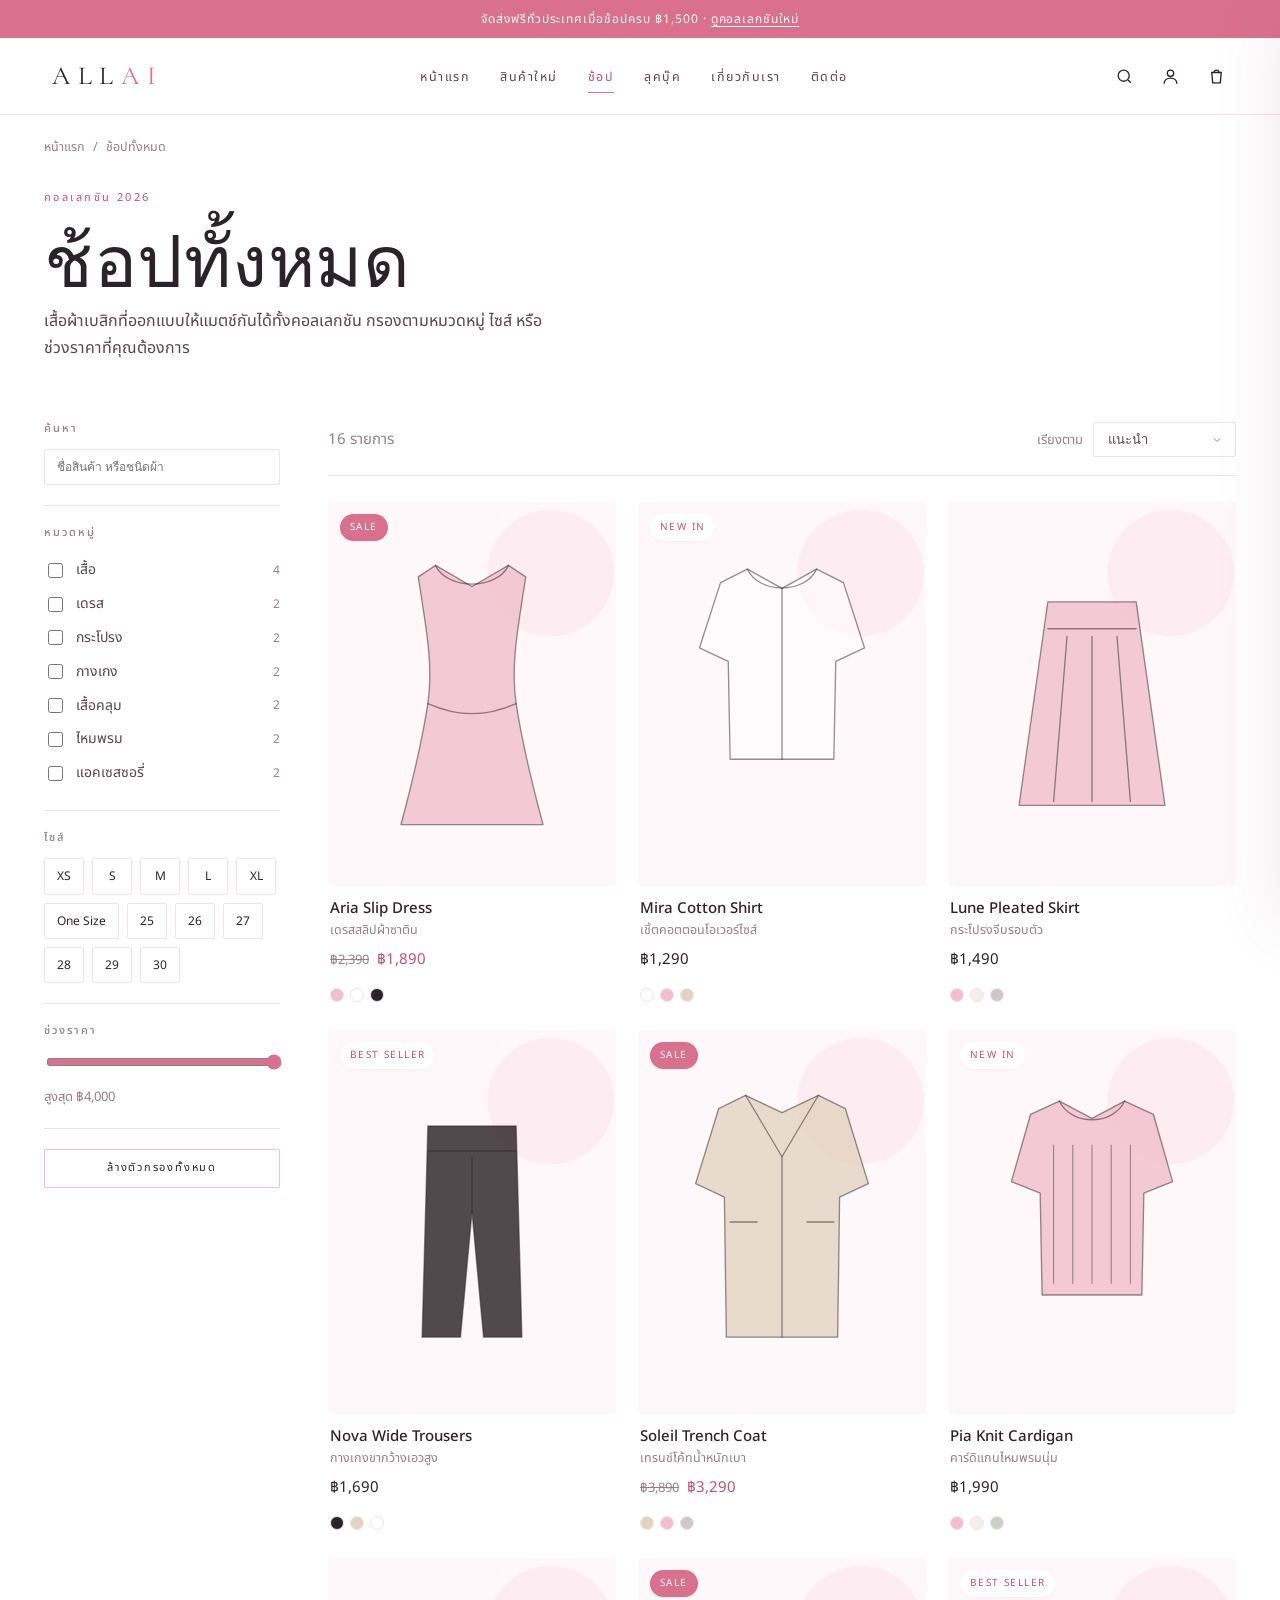
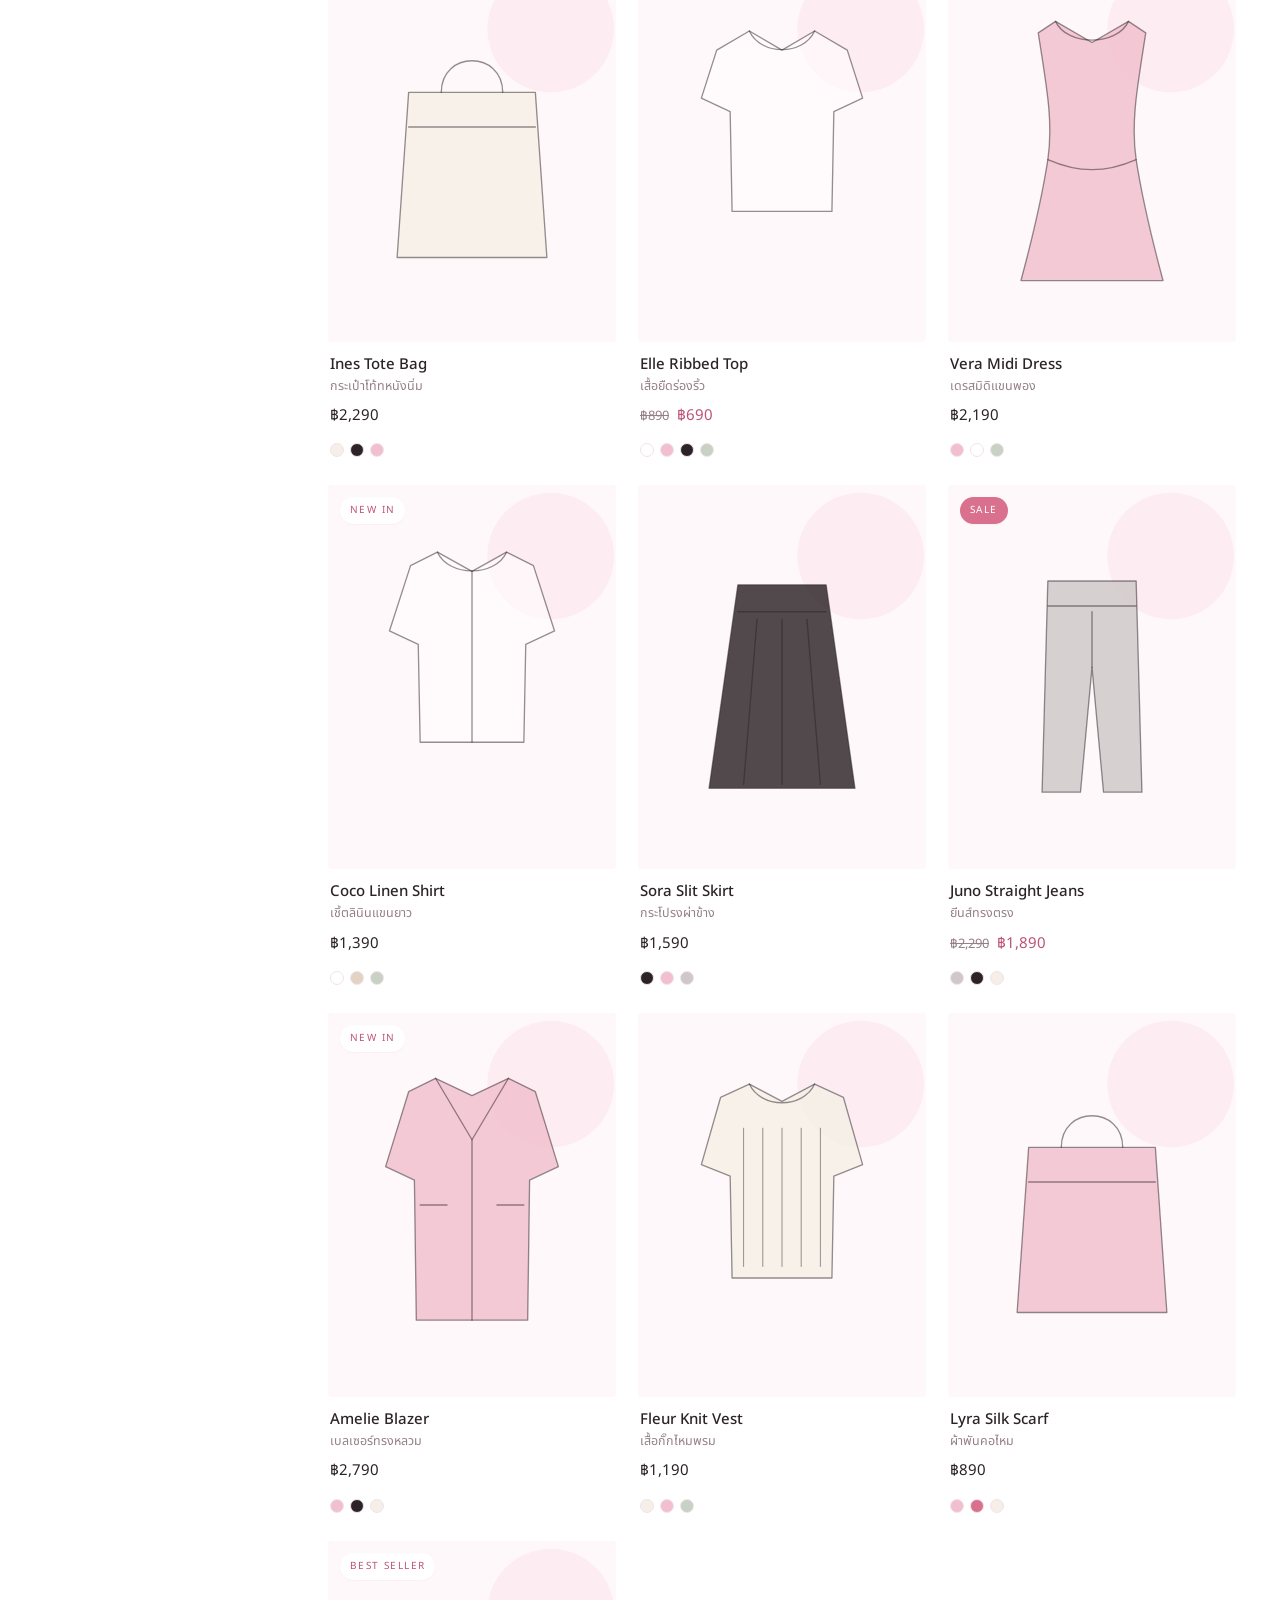
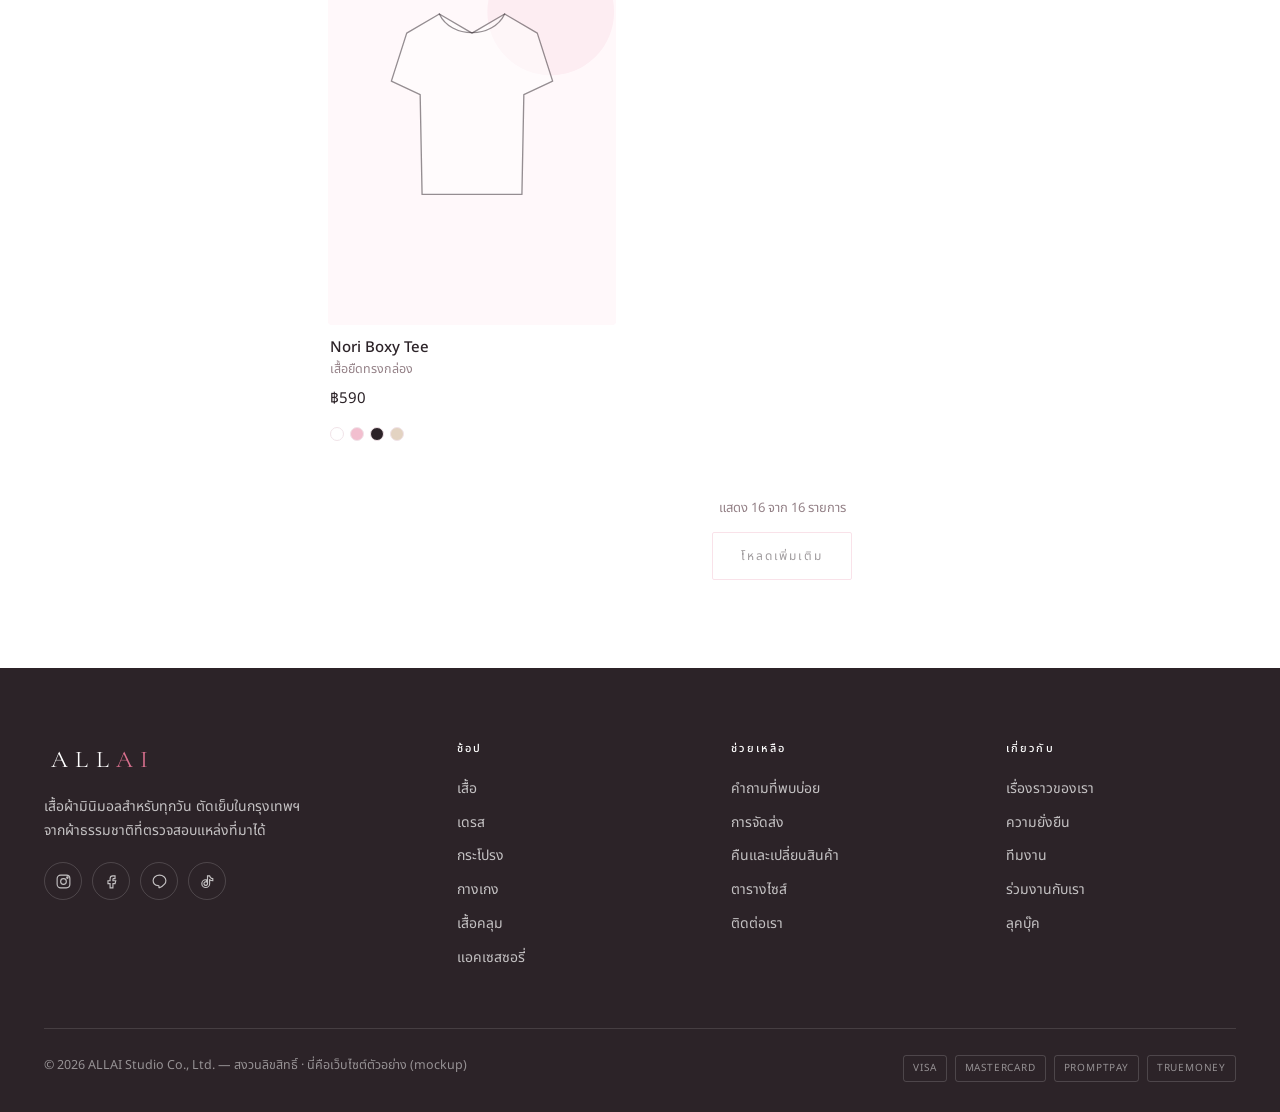
<file: shop.html>
<!DOCTYPE html>
<html lang="th">
<head>
<meta charset="utf-8">
<meta name="viewport" content="width=device-width, initial-scale=1">
<title>ช้อปทั้งหมด — ALLAI</title>
<meta name="description" content="ช้อปเสื้อ เดรส กระโปรง กางเกง และเสื้อคลุมแนวมินิมอลจาก ALLAI กรองตามหมวดหมู่ ไซส์ และราคา">
<meta name="theme-color" content="#D9708E">
<link rel="icon" href="data:image/svg+xml,<svg xmlns='http://www.w3.org/2000/svg' viewBox='0 0 100 100'><rect width='100' height='100' rx='20' fill='%23D9708E'/><text x='50' y='68' font-size='54' font-family='Georgia' fill='white' text-anchor='middle'>A</text></svg>">
<link rel="preconnect" href="https://fonts.googleapis.com">
<link rel="preconnect" href="https://fonts.gstatic.com" crossorigin>
<link href="https://fonts.googleapis.com/css2?family=Cormorant+Garamond:ital,wght@0,300;0,400;0,500;1,400&family=Noto+Sans+Thai:wght@300;400;500;600&display=swap" rel="stylesheet">
<link rel="stylesheet" href="assets/css/style.css">
</head>
<body>

<div class="announce">จัดส่งฟรีทั่วประเทศเมื่อช้อปครบ ฿1,500 · <a href="shop.html">ดูคอลเลกชันใหม่</a></div>

<header class="header">
  <div class="container header__inner">
    <a class="brand" href="index.html">ALL<span>AI</span></a>
    <nav class="nav" aria-label="เมนูหลัก">
      <div class="nav__item"><a class="nav__link" href="index.html">หน้าแรก</a></div>
      <div class="nav__item"><a class="nav__link" href="shop.html?cat=">สินค้าใหม่</a></div>
      <div class="nav__item nav__item--has-menu">
        <a class="nav__link is-active" href="shop.html">ช้อป</a>
        <div class="dropdown">
          <a href="shop.html?cat=tops">เสื้อ <small>Tops</small></a>
          <a href="shop.html?cat=dresses">เดรส <small>Dresses</small></a>
          <a href="shop.html?cat=skirts">กระโปรง <small>Skirts</small></a>
          <a href="shop.html?cat=pants">กางเกง <small>Trousers</small></a>
          <a href="shop.html?cat=outer">เสื้อคลุม <small>Outerwear</small></a>
          <a href="shop.html?cat=knit">ไหมพรม <small>Knitwear</small></a>
          <a href="shop.html?cat=acc">แอคเซสซอรี่ <small>Accessories</small></a>
        </div>
      </div>
      <div class="nav__item"><a class="nav__link" href="index.html#lookbook">ลุคบุ๊ค</a></div>
      <div class="nav__item"><a class="nav__link" href="about.html">เกี่ยวกับเรา</a></div>
      <div class="nav__item"><a class="nav__link" href="contact.html">ติดต่อ</a></div>
    </nav>
    <div class="actions">
      <button class="icon-btn" data-search aria-label="ค้นหา">
        <svg width="19" height="19" viewBox="0 0 24 24" fill="none" stroke="currentColor" stroke-width="1.7"><circle cx="11" cy="11" r="7"/><path d="M20 20l-3.5-3.5"/></svg>
      </button>
      <a class="icon-btn" href="contact.html" aria-label="บัญชีของฉัน">
        <svg width="19" height="19" viewBox="0 0 24 24" fill="none" stroke="currentColor" stroke-width="1.7"><circle cx="12" cy="8" r="4"/><path d="M4 21c0-4.4 3.6-7 8-7s8 2.6 8 7"/></svg>
      </a>
      <a class="icon-btn" href="cart.html" aria-label="ตะกร้าสินค้า">
        <svg width="19" height="19" viewBox="0 0 24 24" fill="none" stroke="currentColor" stroke-width="1.7"><path d="M6 7h12l-1.2 13H7.2L6 7z"/><path d="M9 7a3 3 0 0 1 6 0"/></svg>
        <span class="cart-count">0</span>
      </a>
      <button class="icon-btn burger" id="burger" aria-label="เปิดเมนู">
        <svg width="20" height="20" viewBox="0 0 24 24" fill="none" stroke="currentColor" stroke-width="1.7"><path d="M4 7h16M4 12h16M4 17h16"/></svg>
      </button>
    </div>
  </div>
</header>

<div class="overlay" id="overlay"></div>
<aside class="drawer" id="drawer" aria-label="เมนูมือถือ">
  <div class="drawer__head">
    <span class="brand">ALL<span>AI</span></span>
    <button class="icon-btn" id="drawer-close" aria-label="ปิดเมนู">
      <svg width="20" height="20" viewBox="0 0 24 24" fill="none" stroke="currentColor" stroke-width="1.7"><path d="M6 6l12 12M18 6L6 18"/></svg>
    </button>
  </div>
  <nav>
    <a href="index.html">หน้าแรก</a>
    <a href="shop.html">ช้อปทั้งหมด</a>
    <a class="sub" href="shop.html?cat=tops">เสื้อ</a>
    <a class="sub" href="shop.html?cat=dresses">เดรส</a>
    <a class="sub" href="shop.html?cat=skirts">กระโปรง</a>
    <a class="sub" href="shop.html?cat=pants">กางเกง</a>
    <a class="sub" href="shop.html?cat=outer">เสื้อคลุม</a>
    <a class="sub" href="shop.html?cat=knit">ไหมพรม</a>
    <a class="sub" href="shop.html?cat=acc">แอคเซสซอรี่</a>
    <a href="index.html#lookbook">ลุคบุ๊ค</a>
    <a href="about.html">เกี่ยวกับเรา</a>
    <a href="contact.html">ติดต่อเรา</a>
    <a href="cart.html">ตะกร้าสินค้า</a>
  </nav>
</aside>

<main>
  <div class="container">
    <nav class="crumbs" aria-label="เส้นทาง">
      <a href="index.html">หน้าแรก</a> <span>/</span> <span class="muted">ช้อปทั้งหมด</span>
    </nav>

    <header class="page-head">
      <p class="eyebrow">คอลเลกชัน 2026</p>
      <h1 class="display h1">ช้อปทั้งหมด</h1>
      <p class="lede">เสื้อผ้าเบสิกที่ออกแบบให้แมตช์กันได้ทั้งคอลเลกชัน
        กรองตามหมวดหมู่ ไซส์ หรือช่วงราคาที่คุณต้องการ</p>
    </header>
  </div>

  <div class="container" style="padding-bottom:88px">
    <div class="shop-layout">

      <!-- filters -->
      <aside class="filters" aria-label="ตัวกรองสินค้า">
        <div class="filter-group">
          <h4>ค้นหา</h4>
          <input id="f-search" class="chip" style="width:100%;text-align:left;padding:10px 12px" type="search" placeholder="ชื่อสินค้า หรือชนิดผ้า">
        </div>

        <div class="filter-group">
          <h4>หมวดหมู่</h4>
          <div id="f-cats"></div>
        </div>

        <div class="filter-group">
          <h4>ไซส์</h4>
          <div class="size-chips" id="f-sizes"></div>
        </div>

        <div class="filter-group">
          <h4>ช่วงราคา</h4>
          <input id="f-price" type="range" min="500" max="4000" step="100" value="4000"
                 style="width:100%;accent-color:var(--pink-500)">
          <p class="muted" id="f-price-out" style="font-size:13px;margin:8px 0 0">สูงสุด ฿4,000</p>
        </div>

        <div class="filter-group" style="border:0">
          <button class="btn btn--ghost btn--sm btn--block" id="f-reset">ล้างตัวกรองทั้งหมด</button>
        </div>
      </aside>

      <!-- results -->
      <div>
        <div class="toolbar">
          <span class="muted" id="result-count">16 รายการ</span>
          <label style="display:flex;align-items:center;gap:10px">
            <span class="muted" style="font-size:13px">เรียงตาม</span>
            <select class="select" id="sort">
              <option value="featured">แนะนำ</option>
              <option value="new">มาใหม่ก่อน</option>
              <option value="price-asc">ราคาต่ำ → สูง</option>
              <option value="price-desc">ราคาสูง → ต่ำ</option>
              <option value="rating">คะแนนรีวิวสูงสุด</option>
            </select>
          </label>
        </div>

        <div class="product-grid product-grid--3" id="grid-shop"></div>

        <div class="center" style="margin-top:56px">
          <p class="muted" style="font-size:13px">แสดง 16 จาก 16 รายการ</p>
          <button class="btn btn--ghost" disabled>โหลดเพิ่มเติม</button>
        </div>
      </div>

    </div>
  </div>
</main>

<footer class="footer">
  <div class="container">
    <div class="footer__grid">
      <div>
        <a class="brand" href="index.html">ALL<span>AI</span></a>
        <p style="margin-top:14px">เสื้อผ้ามินิมอลสำหรับทุกวัน ตัดเย็บในกรุงเทพฯ
          จากผ้าธรรมชาติที่ตรวจสอบแหล่งที่มาได้</p>
        <div class="socials">
          <a href="#" aria-label="Instagram"><svg width="17" height="17" viewBox="0 0 24 24" fill="none" stroke="currentColor" stroke-width="1.6"><rect x="3" y="3" width="18" height="18" rx="5"/><circle cx="12" cy="12" r="4"/><circle cx="17.5" cy="6.5" r="1"/></svg></a>
          <a href="#" aria-label="Facebook"><svg width="17" height="17" viewBox="0 0 24 24" fill="none" stroke="currentColor" stroke-width="1.6"><path d="M14 8h3V4h-3a4 4 0 0 0-4 4v3H7v4h3v6h4v-6h3l1-4h-4V9a1 1 0 0 1 1-1z"/></svg></a>
          <a href="#" aria-label="LINE"><svg width="17" height="17" viewBox="0 0 24 24" fill="none" stroke="currentColor" stroke-width="1.6"><path d="M21 10.5c0-4.1-4-7.5-9-7.5s-9 3.4-9 7.5c0 3.7 3.2 6.8 7.5 7.4.3.1.7.2.8.5.1.3.1.7 0 1l-.1.8c0 .2-.2.9.8.5s5.4-3.2 7.4-5.5c1.3-1.4 1.6-2.9 1.6-4.7z"/></svg></a>
          <a href="#" aria-label="TikTok"><svg width="17" height="17" viewBox="0 0 24 24" fill="none" stroke="currentColor" stroke-width="1.6"><path d="M15 4c.5 2.4 2 3.8 4.5 4v3c-1.7 0-3.3-.5-4.5-1.4V15a5.5 5.5 0 1 1-5.5-5.5c.3 0 .7 0 1 .1v3.1a2.5 2.5 0 1 0 1.5 2.3V4z"/></svg></a>
        </div>
      </div>
      <div>
        <h5>ช้อป</h5>
        <ul>
          <li><a href="shop.html?cat=tops">เสื้อ</a></li>
          <li><a href="shop.html?cat=dresses">เดรส</a></li>
          <li><a href="shop.html?cat=skirts">กระโปรง</a></li>
          <li><a href="shop.html?cat=pants">กางเกง</a></li>
          <li><a href="shop.html?cat=outer">เสื้อคลุม</a></li>
          <li><a href="shop.html?cat=acc">แอคเซสซอรี่</a></li>
        </ul>
      </div>
      <div>
        <h5>ช่วยเหลือ</h5>
        <ul>
          <li><a href="contact.html#faq">คำถามที่พบบ่อย</a></li>
          <li><a href="contact.html#faq">การจัดส่ง</a></li>
          <li><a href="contact.html#faq">คืนและเปลี่ยนสินค้า</a></li>
          <li><a href="contact.html#faq">ตารางไซส์</a></li>
          <li><a href="contact.html">ติดต่อเรา</a></li>
        </ul>
      </div>
      <div>
        <h5>เกี่ยวกับ</h5>
        <ul>
          <li><a href="about.html">เรื่องราวของเรา</a></li>
          <li><a href="about.html#sustain">ความยั่งยืน</a></li>
          <li><a href="about.html#team">ทีมงาน</a></li>
          <li><a href="contact.html">ร่วมงานกับเรา</a></li>
          <li><a href="index.html#lookbook">ลุคบุ๊ค</a></li>
        </ul>
      </div>
    </div>
    <div class="footer__bottom">
      <span>© <span id="year">2026</span> ALLAI Studio Co., Ltd. — สงวนลิขสิทธิ์ · นี่คือเว็บไซต์ตัวอย่าง (mockup)</span>
      <div class="pay"><span>VISA</span><span>MASTERCARD</span><span>PROMPTPAY</span><span>TRUEMONEY</span></div>
    </div>
  </div>
</footer>

<script src="assets/js/data.js"></script>
<script src="assets/js/main.js"></script>
</body>
</html>
</file>
<file: assets/css/style.css>
/* ==========================================================================
   ALLAI — Minimal Wardrobe
   Design tokens + base + components
   ========================================================================== */

:root {
  /* Palette — soft pink & white */
  --pink-50:  #FFF8FA;
  --pink-100: #FDEDF2;
  --pink-200: #F9DBE4;
  --pink-300: #F2BFCF;
  --pink-400: #E795AF;
  --pink-500: #D9708E;
  --pink-600: #BC5474;
  --pink-700: #8F3C56;

  --white: #FFFFFF;
  --ink:   #2C2328;
  --ink-2: #55474D;
  --muted: #948187;
  --line:  #F0E3E8;

  --ok: #4E8C6A;

  /* Type */
  --font-display: "Cormorant Garamond", Georgia, "Times New Roman", serif;
  --font-body: "Noto Sans Thai", "Inter", -apple-system, BlinkMacSystemFont,
    "Segoe UI", Helvetica, Arial, sans-serif;

  /* Space & shape */
  --radius: 2px;
  --radius-lg: 4px;
  --shadow-sm: 0 1px 2px rgba(140, 90, 108, .06);
  --shadow: 0 8px 30px rgba(160, 100, 120, .10);
  --shadow-lg: 0 20px 60px rgba(160, 100, 120, .16);

  --container: 1240px;
  --header-h: 76px;
  --ease: cubic-bezier(.22, .61, .36, 1);
}

/* --------------------------------------------------------------- reset -- */
*, *::before, *::after { box-sizing: border-box; }

html { -webkit-text-size-adjust: 100%; scroll-behavior: smooth; }

body {
  margin: 0;
  font-family: var(--font-body);
  font-size: 15px;
  line-height: 1.7;
  color: var(--ink);
  background: var(--white);
  -webkit-font-smoothing: antialiased;
}

img, svg { display: block; max-width: 100%; }
a { color: inherit; text-decoration: none; }
button { font: inherit; color: inherit; cursor: pointer; }
ul, ol { margin: 0; padding: 0; list-style: none; }
h1, h2, h3, h4 { margin: 0; font-weight: 500; line-height: 1.2; }
p { margin: 0 0 1em; }

::selection { background: var(--pink-200); color: var(--ink); }

:focus-visible {
  outline: 2px solid var(--pink-500);
  outline-offset: 3px;
}

/* --------------------------------------------------------- typography -- */
.display {
  font-family: var(--font-display);
  font-weight: 400;
  letter-spacing: .01em;
}

.h1 { font-size: clamp(38px, 6vw, 72px); }
.h2 { font-size: clamp(28px, 4vw, 44px); }
.h3 { font-size: clamp(20px, 2.4vw, 28px); }

.eyebrow {
  font-size: 11px;
  letter-spacing: .22em;
  text-transform: uppercase;
  color: var(--pink-600);
  margin: 0 0 14px;
}

.lede { color: var(--ink-2); font-size: 16px; max-width: 56ch; }
.muted { color: var(--muted); }

/* ---------------------------------------------------------- utilities -- */
.container {
  width: 100%;
  max-width: var(--container);
  margin-inline: auto;
  padding-inline: 24px;
}

.section { padding: 88px 0; }
.section--tight { padding: 56px 0; }
.section--blush { background: var(--pink-50); }

.section-head {
  display: flex;
  align-items: flex-end;
  justify-content: space-between;
  gap: 24px;
  margin-bottom: 40px;
}
.section-head p { margin: 8px 0 0; }

.center { text-align: center; }
.stack-sm > * + * { margin-top: 8px; }
.sr-only {
  position: absolute; width: 1px; height: 1px;
  padding: 0; margin: -1px; overflow: hidden;
  clip: rect(0 0 0 0); white-space: nowrap; border: 0;
}

/* ------------------------------------------------------------ buttons -- */
.btn {
  display: inline-flex;
  align-items: center;
  justify-content: center;
  gap: 10px;
  padding: 13px 28px;
  border: 1px solid transparent;
  border-radius: var(--radius);
  font-size: 12px;
  letter-spacing: .16em;
  text-transform: uppercase;
  transition: background .25s var(--ease), color .25s var(--ease),
              border-color .25s var(--ease), transform .25s var(--ease);
}
.btn:active { transform: translateY(1px); }

.btn--primary { background: var(--pink-500); color: var(--white); }
.btn--primary:hover { background: var(--pink-600); }

.btn--ghost {
  background: transparent;
  color: var(--ink);
  border-color: var(--pink-300);
}
.btn--ghost:hover { background: var(--pink-100); border-color: var(--pink-400); }

.btn--dark { background: var(--ink); color: var(--white); }
.btn--dark:hover { background: #40343A; }

.btn--block { width: 100%; }
.btn--sm { padding: 9px 18px; font-size: 11px; }
.btn[disabled] { opacity: .45; pointer-events: none; }

.link-underline {
  font-size: 12px;
  letter-spacing: .16em;
  text-transform: uppercase;
  border-bottom: 1px solid var(--pink-400);
  padding-bottom: 3px;
  white-space: nowrap;
  transition: color .2s var(--ease), border-color .2s var(--ease);
}
.link-underline:hover { color: var(--pink-600); border-color: var(--pink-600); }

/* ----------------------------------------------------- announcement -- */
.announce {
  background: var(--pink-500);
  color: var(--white);
  text-align: center;
  font-size: 12px;
  letter-spacing: .08em;
  padding: 9px 16px;
}
.announce a { text-decoration: underline; text-underline-offset: 3px; }

/* ------------------------------------------------------------- header -- */
.header {
  position: sticky;
  top: 0;
  z-index: 60;
  background: rgba(255, 255, 255, .92);
  backdrop-filter: saturate(180%) blur(12px);
  border-bottom: 1px solid var(--line);
}

.header__inner {
  height: var(--header-h);
  display: flex;
  align-items: center;
  justify-content: space-between;
  gap: 20px;
}

.brand {
  font-family: var(--font-display);
  font-size: 26px;
  letter-spacing: .3em;
  padding-left: .3em; /* optical balance for tracking */
  color: var(--ink);
}
.brand span { color: var(--pink-500); }

/* nav */
.nav { display: flex; align-items: center; gap: 30px; }
.nav__link {
  position: relative;
  font-size: 12.5px;
  letter-spacing: .12em;
  text-transform: uppercase;
  padding: 6px 0;
  color: var(--ink-2);
  transition: color .2s var(--ease);
}
.nav__link::after {
  content: "";
  position: absolute;
  left: 0; bottom: 0;
  width: 100%; height: 1px;
  background: var(--pink-500);
  transform: scaleX(0);
  transform-origin: left;
  transition: transform .3s var(--ease);
}
.nav__link:hover, .nav__link.is-active { color: var(--pink-600); }
.nav__link:hover::after, .nav__link.is-active::after { transform: scaleX(1); }

.nav__item { position: relative; }
.nav__item--has-menu > .nav__link::before {
  content: "";
  position: absolute; left: 0; right: 0; top: 100%;
  height: 22px; /* hover bridge to dropdown */
}

.dropdown {
  position: absolute;
  top: calc(100% + 20px);
  left: 50%;
  transform: translateX(-50%) translateY(-6px);
  min-width: 210px;
  background: var(--white);
  border: 1px solid var(--line);
  box-shadow: var(--shadow);
  padding: 10px;
  opacity: 0;
  visibility: hidden;
  transition: opacity .22s var(--ease), transform .22s var(--ease), visibility .22s;
}
.nav__item--has-menu:hover .dropdown,
.nav__item--has-menu:focus-within .dropdown {
  opacity: 1;
  visibility: visible;
  transform: translateX(-50%) translateY(0);
}
.dropdown a {
  display: flex;
  justify-content: space-between;
  gap: 16px;
  padding: 9px 14px;
  font-size: 14px;
  color: var(--ink-2);
  border-radius: var(--radius);
  transition: background .18s var(--ease), color .18s var(--ease);
}
.dropdown a:hover { background: var(--pink-50); color: var(--pink-600); }
.dropdown a small { color: var(--muted); font-size: 12px; }

/* header actions */
.actions { display: flex; align-items: center; gap: 6px; }
.icon-btn {
  width: 40px; height: 40px;
  display: grid; place-items: center;
  background: none; border: 0;
  border-radius: 50%;
  color: var(--ink);
  position: relative;
  transition: background .2s var(--ease), color .2s var(--ease);
}
.icon-btn:hover { background: var(--pink-100); color: var(--pink-600); }

.cart-count {
  position: absolute;
  top: 3px; right: 2px;
  min-width: 17px; height: 17px;
  padding: 0 4px;
  border-radius: 999px;
  background: var(--pink-500);
  color: var(--white);
  font-size: 10px;
  line-height: 17px;
  text-align: center;
  font-weight: 600;
}

.burger { display: none; }

/* mobile drawer */
.drawer {
  position: fixed;
  inset: 0 0 0 auto;
  width: min(86vw, 340px);
  background: var(--white);
  z-index: 90;
  padding: 26px 24px;
  transform: translateX(100%);
  transition: transform .35s var(--ease);
  overflow-y: auto;
  box-shadow: var(--shadow-lg);
}
.drawer.is-open { transform: none; }
.drawer__head {
  display: flex; align-items: center; justify-content: space-between;
  margin-bottom: 24px;
}
.drawer nav a {
  display: block;
  padding: 13px 0;
  border-bottom: 1px solid var(--line);
  font-size: 14px;
  letter-spacing: .1em;
  text-transform: uppercase;
}
.drawer nav a.sub {
  padding-left: 16px;
  text-transform: none;
  letter-spacing: 0;
  color: var(--ink-2);
  font-size: 14px;
}

.overlay {
  position: fixed; inset: 0;
  background: rgba(44, 35, 40, .38);
  opacity: 0; visibility: hidden;
  transition: opacity .3s var(--ease), visibility .3s;
  z-index: 80;
}
.overlay.is-open { opacity: 1; visibility: visible; }

/* --------------------------------------------------------------- hero -- */
.hero {
  position: relative;
  background: linear-gradient(160deg, var(--pink-100) 0%, var(--pink-50) 45%, var(--white) 100%);
  overflow: hidden;
}
.hero__inner {
  display: grid;
  grid-template-columns: 1.05fr .95fr;
  align-items: center;
  gap: 56px;
  min-height: 640px;
  padding: 72px 0;
}
.hero__title { margin-bottom: 20px; }
.hero__title em { font-style: italic; color: var(--pink-500); }
.hero__cta { display: flex; flex-wrap: wrap; gap: 14px; margin-top: 32px; }

.hero__art {
  position: relative;
  aspect-ratio: 4 / 5;
  background: var(--white);
  border-radius: var(--radius-lg);
  box-shadow: var(--shadow-lg);
  overflow: hidden;
}
.hero__badge {
  position: absolute;
  left: -28px; bottom: 44px;
  background: var(--white);
  box-shadow: var(--shadow);
  padding: 16px 22px;
  border-radius: var(--radius-lg);
}
.hero__badge strong { display: block; font-family: var(--font-display); font-size: 26px; }
.hero__badge span { font-size: 11px; letter-spacing: .16em; text-transform: uppercase; color: var(--muted); }

.hero__blob {
  position: absolute;
  width: 460px; height: 460px;
  border-radius: 50%;
  background: radial-gradient(circle at 30% 30%, var(--pink-200), transparent 68%);
  filter: blur(8px);
  top: -140px; right: -120px;
  pointer-events: none;
}

/* --------------------------------------------------------- marquee -- */
.marquee {
  border-block: 1px solid var(--line);
  background: var(--white);
  overflow: hidden;
  padding: 16px 0;
}
.marquee__track {
  display: flex;
  gap: 56px;
  width: max-content;
  animation: slide 32s linear infinite;
}
.marquee__track span {
  font-family: var(--font-display);
  font-size: 22px;
  color: var(--pink-400);
  white-space: nowrap;
}
@keyframes slide { to { transform: translateX(-50%); } }
@media (prefers-reduced-motion: reduce) {
  .marquee__track { animation: none; }
}

/* ------------------------------------------------------- categories -- */
.cat-grid {
  display: grid;
  grid-template-columns: repeat(4, 1fr);
  gap: 20px;
}
.cat-card {
  position: relative;
  display: block;
  background: var(--pink-50);
  border-radius: var(--radius-lg);
  overflow: hidden;
  aspect-ratio: 3 / 4;
  transition: transform .35s var(--ease), box-shadow .35s var(--ease);
}
.cat-card:hover { transform: translateY(-5px); box-shadow: var(--shadow); }
.cat-card figure { margin: 0; height: 100%; }
.cat-card figure svg { height: 100%; width: 100%; }
.cat-card figcaption {
  position: absolute;
  left: 0; right: 0; bottom: 0;
  padding: 20px;
  background: linear-gradient(to top, rgba(255,255,255,.96), rgba(255,255,255,0));
}
.cat-card h3 { font-family: var(--font-display); font-size: 22px; }
.cat-card small { color: var(--muted); font-size: 12px; }

/* --------------------------------------------------------- products -- */
.product-grid {
  display: grid;
  grid-template-columns: repeat(4, 1fr);
  gap: 28px 22px;
}
.product-grid--3 { grid-template-columns: repeat(3, 1fr); }

.card { position: relative; }
.card__media {
  position: relative;
  display: block;
  background: var(--pink-50);
  border-radius: var(--radius-lg);
  overflow: hidden;
  aspect-ratio: 3 / 4;
}
.card__media svg { width: 100%; height: 100%; transition: transform .5s var(--ease); }
.card:hover .card__media svg { transform: scale(1.045); }

.card__tag {
  position: absolute;
  top: 12px; left: 12px;
  background: var(--white);
  color: var(--pink-600);
  font-size: 10px;
  letter-spacing: .14em;
  text-transform: uppercase;
  padding: 5px 10px;
  border-radius: 999px;
  box-shadow: var(--shadow-sm);
}
.card__tag--sale { background: var(--pink-500); color: var(--white); }

.card__fav {
  position: absolute;
  top: 10px; right: 10px;
  width: 34px; height: 34px;
  display: grid; place-items: center;
  background: rgba(255,255,255,.9);
  border: 0; border-radius: 50%;
  color: var(--ink-2);
  opacity: 0;
  transform: translateY(-4px);
  transition: all .25s var(--ease);
}
.card:hover .card__fav { opacity: 1; transform: none; }
.card__fav:hover { color: var(--pink-500); }
.card__fav.is-on { color: var(--pink-500); opacity: 1; transform: none; }

.card__quick {
  position: absolute;
  left: 12px; right: 12px; bottom: 12px;
  padding: 11px;
  background: var(--white);
  border: 0;
  border-radius: var(--radius);
  font-size: 11px;
  letter-spacing: .16em;
  text-transform: uppercase;
  box-shadow: var(--shadow-sm);
  opacity: 0;
  transform: translateY(10px);
  transition: all .3s var(--ease);
}
.card:hover .card__quick { opacity: 1; transform: none; }
.card__quick:hover { background: var(--pink-500); color: var(--white); }

.card__body { padding: 14px 2px 0; }
.card__name { font-size: 15px; font-weight: 500; }
.card__meta { font-size: 12.5px; color: var(--muted); margin: 2px 0 6px; }
.card__price { font-size: 15px; }
.card__price del { color: var(--muted); margin-right: 8px; font-size: 13px; }
.card__price ins { color: var(--pink-600); text-decoration: none; }

.swatches { display: flex; gap: 6px; margin-top: 9px; }
.swatch {
  width: 14px; height: 14px;
  border-radius: 50%;
  border: 1px solid var(--line);
}

/* ------------------------------------------------------ shop layout -- */
.shop-layout {
  display: grid;
  grid-template-columns: 236px 1fr;
  gap: 48px;
  align-items: start;
}

.filters { position: sticky; top: calc(var(--header-h) + 24px); }
.filter-group { border-bottom: 1px solid var(--line); padding: 20px 0; }
.filter-group:first-child { padding-top: 0; }
.filter-group h4 {
  font-size: 11px;
  letter-spacing: .18em;
  text-transform: uppercase;
  color: var(--muted);
  margin-bottom: 14px;
}
.filter-group label {
  display: flex;
  align-items: center;
  gap: 10px;
  padding: 5px 0;
  font-size: 14px;
  color: var(--ink-2);
  cursor: pointer;
}
.filter-group label:hover { color: var(--pink-600); }
.filter-group input[type="checkbox"],
.filter-group input[type="radio"] { accent-color: var(--pink-500); width: 15px; height: 15px; }
.filter-group .count { margin-left: auto; color: var(--muted); font-size: 12px; }

.size-chips { display: flex; flex-wrap: wrap; gap: 8px; }
.chip {
  min-width: 40px;
  padding: 7px 12px;
  border: 1px solid var(--line);
  background: var(--white);
  border-radius: var(--radius);
  font-size: 12px;
  text-align: center;
  transition: all .2s var(--ease);
}
.chip:hover { border-color: var(--pink-400); color: var(--pink-600); }
.chip.is-on { background: var(--ink); color: var(--white); border-color: var(--ink); }

.toolbar {
  display: flex;
  align-items: center;
  justify-content: space-between;
  gap: 16px;
  flex-wrap: wrap;
  padding-bottom: 18px;
  margin-bottom: 26px;
  border-bottom: 1px solid var(--line);
}
.select {
  appearance: none;
  padding: 9px 34px 9px 14px;
  border: 1px solid var(--line);
  border-radius: var(--radius);
  background: var(--white) url("data:image/svg+xml;charset=utf8,%3Csvg xmlns='http://www.w3.org/2000/svg' width='12' height='12' viewBox='0 0 24 24' fill='none' stroke='%23948187' stroke-width='2'%3E%3Cpath d='M6 9l6 6 6-6'/%3E%3C/svg%3E") no-repeat right 12px center;
  font-size: 13px;
  color: var(--ink-2);
}

/* -------------------------------------------------------- breadcrumb -- */
.crumbs {
  display: flex;
  gap: 8px;
  font-size: 12.5px;
  color: var(--muted);
  padding: 22px 0;
}
.crumbs a:hover { color: var(--pink-600); }

.page-head { padding: 8px 0 44px; }

/* ----------------------------------------------------- product page -- */
.pdp {
  display: grid;
  grid-template-columns: 1.1fr 1fr;
  gap: 64px;
  align-items: start;
}
.gallery { display: grid; gap: 14px; }
.gallery__main {
  background: var(--pink-50);
  border-radius: var(--radius-lg);
  aspect-ratio: 4 / 5;
  overflow: hidden;
}
.gallery__main svg { width: 100%; height: 100%; }
.gallery__thumbs { display: grid; grid-template-columns: repeat(4, 1fr); gap: 12px; }
.gallery__thumbs button {
  background: var(--pink-50);
  border: 1px solid transparent;
  border-radius: var(--radius);
  aspect-ratio: 1;
  padding: 0;
  overflow: hidden;
  transition: border-color .2s var(--ease);
}
.gallery__thumbs button.is-on { border-color: var(--pink-500); }

.pdp__info { position: sticky; top: calc(var(--header-h) + 28px); }
.pdp__title { font-family: var(--font-display); font-size: 40px; margin-bottom: 6px; }
.pdp__price { font-size: 24px; margin: 14px 0 4px; }
.pdp__price del { color: var(--muted); font-size: 17px; margin-right: 10px; }
.pdp__price ins { color: var(--pink-600); text-decoration: none; }

.opt { margin: 24px 0; }
.opt__label {
  display: flex; justify-content: space-between; align-items: center;
  font-size: 11px; letter-spacing: .18em; text-transform: uppercase;
  color: var(--muted); margin-bottom: 12px;
}
.opt__label a { color: var(--pink-600); text-transform: none; letter-spacing: 0; font-size: 12px; }

.color-opts { display: flex; gap: 12px; }
.color-opt {
  width: 34px; height: 34px;
  border-radius: 50%;
  border: 1px solid var(--line);
  padding: 0;
  position: relative;
  transition: transform .2s var(--ease);
}
.color-opt:hover { transform: scale(1.08); }
.color-opt.is-on::after {
  content: "";
  position: absolute;
  inset: -5px;
  border: 1px solid var(--pink-500);
  border-radius: 50%;
}

.qty {
  display: inline-flex;
  align-items: center;
  border: 1px solid var(--line);
  border-radius: var(--radius);
}
.qty button { width: 40px; height: 44px; background: none; border: 0; color: var(--ink-2); }
.qty button:hover { color: var(--pink-600); }
.qty span { width: 44px; text-align: center; font-size: 15px; }

.buy-row { display: flex; gap: 12px; margin-top: 26px; }
.buy-row .btn { flex: 1; }

.usp { display: grid; gap: 12px; margin-top: 30px; padding-top: 26px; border-top: 1px solid var(--line); }
.usp li { display: flex; gap: 12px; align-items: center; font-size: 13.5px; color: var(--ink-2); }
.usp svg { color: var(--pink-500); flex: none; }

/* accordion */
.acc { margin-top: 30px; border-top: 1px solid var(--line); }
.acc__item { border-bottom: 1px solid var(--line); }
.acc__btn {
  width: 100%;
  display: flex; align-items: center; justify-content: space-between;
  gap: 16px;
  padding: 18px 0;
  background: none; border: 0; text-align: left;
  font-size: 13px; letter-spacing: .1em; text-transform: uppercase;
}
.acc__btn svg { transition: transform .3s var(--ease); flex: none; color: var(--muted); }
.acc__item.is-open .acc__btn svg { transform: rotate(45deg); }
.acc__panel { display: none; padding-bottom: 20px; color: var(--ink-2); font-size: 14px; }
.acc__item.is-open .acc__panel { display: block; }
.acc__panel ul { list-style: disc; padding-left: 18px; }
.acc__panel li { margin-bottom: 6px; }

.spec-table { width: 100%; border-collapse: collapse; font-size: 14px; }
.spec-table th, .spec-table td { text-align: left; padding: 9px 0; border-bottom: 1px solid var(--line); }
.spec-table th { color: var(--muted); font-weight: 400; width: 40%; }

/* --------------------------------------------------------- lookbook -- */
.look-grid {
  display: grid;
  grid-template-columns: repeat(3, 1fr);
  grid-auto-rows: 200px;
  gap: 18px;
}
.look {
  border-radius: var(--radius-lg);
  overflow: hidden;
  background: var(--pink-50);
  position: relative;
}
.look svg { width: 100%; height: 100%; }
.look--tall { grid-row: span 2; }
.look--wide { grid-column: span 2; }
.look__cap {
  position: absolute; left: 18px; bottom: 16px;
  font-family: var(--font-display);
  font-size: 20px;
  color: var(--ink);
}

/* ----------------------------------------------------------- banner -- */
.split {
  display: grid;
  grid-template-columns: 1fr 1fr;
  align-items: center;
  gap: 60px;
}
.split__art {
  background: var(--pink-100);
  border-radius: var(--radius-lg);
  aspect-ratio: 5 / 4;
  overflow: hidden;
}

/* ----------------------------------------------------------- values -- */
.values { display: grid; grid-template-columns: repeat(4, 1fr); gap: 32px; }
.value { text-align: center; }
.value__ico {
  width: 52px; height: 52px;
  margin: 0 auto 16px;
  display: grid; place-items: center;
  border-radius: 50%;
  background: var(--pink-100);
  color: var(--pink-600);
}
.value h4 { font-size: 15px; margin-bottom: 6px; }
.value p { font-size: 13.5px; color: var(--muted); margin: 0; }

/* ------------------------------------------------------ testimonials -- */
.quotes { display: grid; grid-template-columns: repeat(3, 1fr); gap: 22px; }
.quote {
  background: var(--white);
  border: 1px solid var(--line);
  border-radius: var(--radius-lg);
  padding: 28px;
}
.quote .stars { color: var(--pink-500); letter-spacing: 2px; margin-bottom: 12px; }
.quote p { font-size: 14.5px; color: var(--ink-2); }
.quote footer { font-size: 12.5px; color: var(--muted); }

/* ------------------------------------------------------- newsletter -- */
.newsletter { background: var(--pink-100); }
.newsletter__box { max-width: 620px; margin-inline: auto; text-align: center; }
.subscribe {
  display: flex;
  gap: 10px;
  margin-top: 26px;
}
.subscribe input {
  flex: 1;
  padding: 14px 18px;
  border: 1px solid var(--pink-200);
  border-radius: var(--radius);
  background: var(--white);
  font: inherit;
  font-size: 14px;
}
.subscribe input:focus { outline: none; border-color: var(--pink-500); }
.form-note { font-size: 12px; color: var(--muted); margin-top: 12px; }

/* ------------------------------------------------------------- forms -- */
.field { margin-bottom: 18px; }
.field label {
  display: block;
  font-size: 11px;
  letter-spacing: .16em;
  text-transform: uppercase;
  color: var(--muted);
  margin-bottom: 8px;
}
.field input, .field textarea, .field select {
  width: 100%;
  padding: 13px 15px;
  border: 1px solid var(--line);
  border-radius: var(--radius);
  font: inherit;
  font-size: 14.5px;
  background: var(--white);
  color: var(--ink);
}
.field textarea { min-height: 148px; resize: vertical; }
.field input:focus, .field textarea:focus, .field select:focus {
  outline: none;
  border-color: var(--pink-400);
  box-shadow: 0 0 0 3px var(--pink-100);
}
.field-row { display: grid; grid-template-columns: 1fr 1fr; gap: 18px; }

/* -------------------------------------------------------------- cart -- */
.cart-layout { display: grid; grid-template-columns: 1fr 380px; gap: 48px; align-items: start; }

.cart-row {
  display: grid;
  grid-template-columns: 104px 1fr auto;
  gap: 20px;
  padding: 22px 0;
  border-bottom: 1px solid var(--line);
}
.cart-row__media {
  background: var(--pink-50);
  border-radius: var(--radius);
  aspect-ratio: 3 / 4;
  overflow: hidden;
}
.cart-row__media svg { width: 100%; height: 100%; }
.cart-row h4 { font-size: 15px; margin-bottom: 4px; }
.cart-row .opts { font-size: 13px; color: var(--muted); margin-bottom: 12px; }
.cart-row__right { text-align: right; display: flex; flex-direction: column; justify-content: space-between; align-items: flex-end; }
.remove { background: none; border: 0; color: var(--muted); font-size: 12.5px; text-decoration: underline; padding: 0; }
.remove:hover { color: var(--pink-600); }

.summary {
  background: var(--pink-50);
  border-radius: var(--radius-lg);
  padding: 28px;
  position: sticky;
  top: calc(var(--header-h) + 24px);
}
.summary h3 { font-family: var(--font-display); font-size: 24px; margin-bottom: 20px; }
.summary__line {
  display: flex; justify-content: space-between;
  padding: 9px 0; font-size: 14px; color: var(--ink-2);
}
.summary__total {
  display: flex; justify-content: space-between;
  align-items: baseline;
  margin-top: 12px; padding-top: 16px;
  border-top: 1px solid var(--pink-200);
  font-size: 20px;
}
.promo { display: flex; gap: 8px; margin: 18px 0; }
.promo input {
  flex: 1; padding: 11px 14px;
  border: 1px solid var(--pink-200); border-radius: var(--radius);
  font: inherit; font-size: 13px; background: var(--white);
}
.empty-cart { text-align: center; padding: 70px 0; }

/* ------------------------------------------------------------ pills -- */
.pill-row { display: flex; flex-wrap: wrap; gap: 10px; }
.pill {
  padding: 7px 16px;
  border: 1px solid var(--line);
  border-radius: 999px;
  font-size: 12.5px;
  color: var(--ink-2);
  background: var(--white);
  transition: all .2s var(--ease);
}
.pill:hover { border-color: var(--pink-400); color: var(--pink-600); }
.pill.is-on { background: var(--pink-500); border-color: var(--pink-500); color: var(--white); }

/* ------------------------------------------------------------ about -- */
.stats { display: grid; grid-template-columns: repeat(4, 1fr); gap: 24px; text-align: center; }
.stat strong { display: block; font-family: var(--font-display); font-size: 44px; color: var(--pink-500); }
.stat span { font-size: 12px; letter-spacing: .14em; text-transform: uppercase; color: var(--muted); }

.timeline { border-left: 1px solid var(--pink-200); padding-left: 30px; }
.timeline li { position: relative; padding-bottom: 34px; }
.timeline li::before {
  content: "";
  position: absolute;
  left: -36px; top: 7px;
  width: 11px; height: 11px;
  border-radius: 50%;
  background: var(--pink-500);
  box-shadow: 0 0 0 4px var(--pink-100);
}
.timeline h4 { font-size: 16px; margin-bottom: 4px; }
.timeline time { font-family: var(--font-display); font-size: 20px; color: var(--pink-500); }

.team { display: grid; grid-template-columns: repeat(3, 1fr); gap: 26px; }
.team__card { text-align: center; }
.team__ava {
  aspect-ratio: 1;
  border-radius: 50%;
  background: var(--pink-100);
  overflow: hidden;
  margin-bottom: 16px;
}

/* ---------------------------------------------------------- contact -- */
.contact-grid { display: grid; grid-template-columns: 1fr 1.15fr; gap: 60px; align-items: start; }
.info-list li {
  display: flex; gap: 16px;
  padding: 18px 0;
  border-bottom: 1px solid var(--line);
}
.info-list svg { color: var(--pink-500); flex: none; margin-top: 3px; }
.info-list strong { display: block; font-size: 13px; margin-bottom: 3px; }
.info-list span { font-size: 14px; color: var(--ink-2); }

.map {
  height: 260px;
  border-radius: var(--radius-lg);
  background:
    repeating-linear-gradient(0deg, var(--pink-100) 0 1px, transparent 1px 46px),
    repeating-linear-gradient(90deg, var(--pink-100) 0 1px, transparent 1px 46px),
    var(--pink-50);
  display: grid; place-items: center;
  color: var(--pink-600);
  margin-top: 28px;
  border: 1px solid var(--line);
}

.faq { max-width: 780px; margin-inline: auto; }

/* ----------------------------------------------------------- footer -- */
.footer {
  background: var(--ink);
  color: rgba(255,255,255,.72);
  padding: 72px 0 30px;
  font-size: 14px;
}
.footer__grid {
  display: grid;
  grid-template-columns: 1.6fr 1fr 1fr 1fr;
  gap: 44px;
  padding-bottom: 48px;
  border-bottom: 1px solid rgba(255,255,255,.12);
}
.footer .brand { color: var(--white); font-size: 24px; }
.footer h5 {
  color: var(--white);
  font-size: 11px;
  letter-spacing: .2em;
  text-transform: uppercase;
  margin: 0 0 18px;
  font-weight: 500;
}
.footer li { margin-bottom: 10px; }
.footer a:hover { color: var(--pink-300); }
.footer p { max-width: 34ch; }

.socials { display: flex; gap: 10px; margin-top: 20px; }
.socials a {
  width: 38px; height: 38px;
  display: grid; place-items: center;
  border: 1px solid rgba(255,255,255,.16);
  border-radius: 50%;
  transition: all .25s var(--ease);
}
.socials a:hover { background: var(--pink-500); border-color: var(--pink-500); color: var(--white); }

.footer__bottom {
  display: flex; justify-content: space-between; gap: 20px; flex-wrap: wrap;
  padding-top: 26px;
  font-size: 12.5px;
  color: rgba(255,255,255,.5);
}
.pay { display: flex; gap: 8px; }
.pay span {
  padding: 4px 9px;
  border: 1px solid rgba(255,255,255,.16);
  border-radius: 3px;
  font-size: 10px;
  letter-spacing: .08em;
}

/* ------------------------------------------------------------ toast -- */
.toast {
  position: fixed;
  right: 24px; bottom: 24px;
  z-index: 120;
  background: var(--ink);
  color: var(--white);
  padding: 14px 20px;
  border-radius: var(--radius);
  font-size: 14px;
  box-shadow: var(--shadow-lg);
  display: flex; align-items: center; gap: 10px;
  transform: translateY(20px);
  opacity: 0;
  pointer-events: none;
  transition: all .3s var(--ease);
}
.toast.is-on { transform: none; opacity: 1; }
.toast svg { color: var(--pink-300); }

/* --------------------------------------------------------- reveal -- */
/* hidden only when JS is running — never leave content invisible otherwise */
.js .reveal { opacity: 0; transform: translateY(18px); }
.js .reveal.is-in {
  opacity: 1; transform: none;
  transition: opacity .7s var(--ease), transform .7s var(--ease);
}
@media (prefers-reduced-motion: reduce) {
  .js .reveal, .js .reveal.is-in { opacity: 1; transform: none; transition: none; }
}

/* ------------------------------------------------------ responsive -- */
@media (max-width: 1080px) {
  .product-grid { grid-template-columns: repeat(3, 1fr); }
  .cat-grid { grid-template-columns: repeat(2, 1fr); }
  .footer__grid { grid-template-columns: 1fr 1fr; }
  .cart-layout { grid-template-columns: 1fr; }
  .summary { position: static; }
}

@media (max-width: 900px) {
  .nav { display: none; }
  .burger { display: grid; }
  .hero__inner { grid-template-columns: 1fr; min-height: auto; gap: 40px; }
  .hero__art { max-width: 460px; }
  .hero__badge { left: 0; }
  .pdp { grid-template-columns: 1fr; gap: 36px; }
  .pdp__info { position: static; }
  .shop-layout { grid-template-columns: 1fr; gap: 26px; }
  .filters { position: static; }
  .split { grid-template-columns: 1fr; gap: 32px; }
  .contact-grid { grid-template-columns: 1fr; gap: 36px; }
  .values, .stats { grid-template-columns: repeat(2, 1fr); }
  .quotes, .team { grid-template-columns: 1fr; }
  .look-grid { grid-template-columns: repeat(2, 1fr); }
  .section { padding: 60px 0; }
}

@media (max-width: 620px) {
  .product-grid, .product-grid--3 { grid-template-columns: repeat(2, 1fr); gap: 20px 14px; }
  .cat-grid { grid-template-columns: repeat(2, 1fr); gap: 12px; }
  .footer__grid { grid-template-columns: 1fr; gap: 32px; }
  .field-row { grid-template-columns: 1fr; }
  .section-head { flex-direction: column; align-items: flex-start; }
  .subscribe { flex-direction: column; }
  .cart-row { grid-template-columns: 84px 1fr; }
  .cart-row__right { grid-column: 1 / -1; flex-direction: row; align-items: center; width: 100%; justify-content: space-between; }
  .look-grid { grid-template-columns: 1fr; grid-auto-rows: 220px; }
  .look--wide { grid-column: span 1; }
  .container { padding-inline: 18px; }
  .card__quick { opacity: 1; transform: none; }
  .card__fav { opacity: 1; transform: none; }
}
</file>
